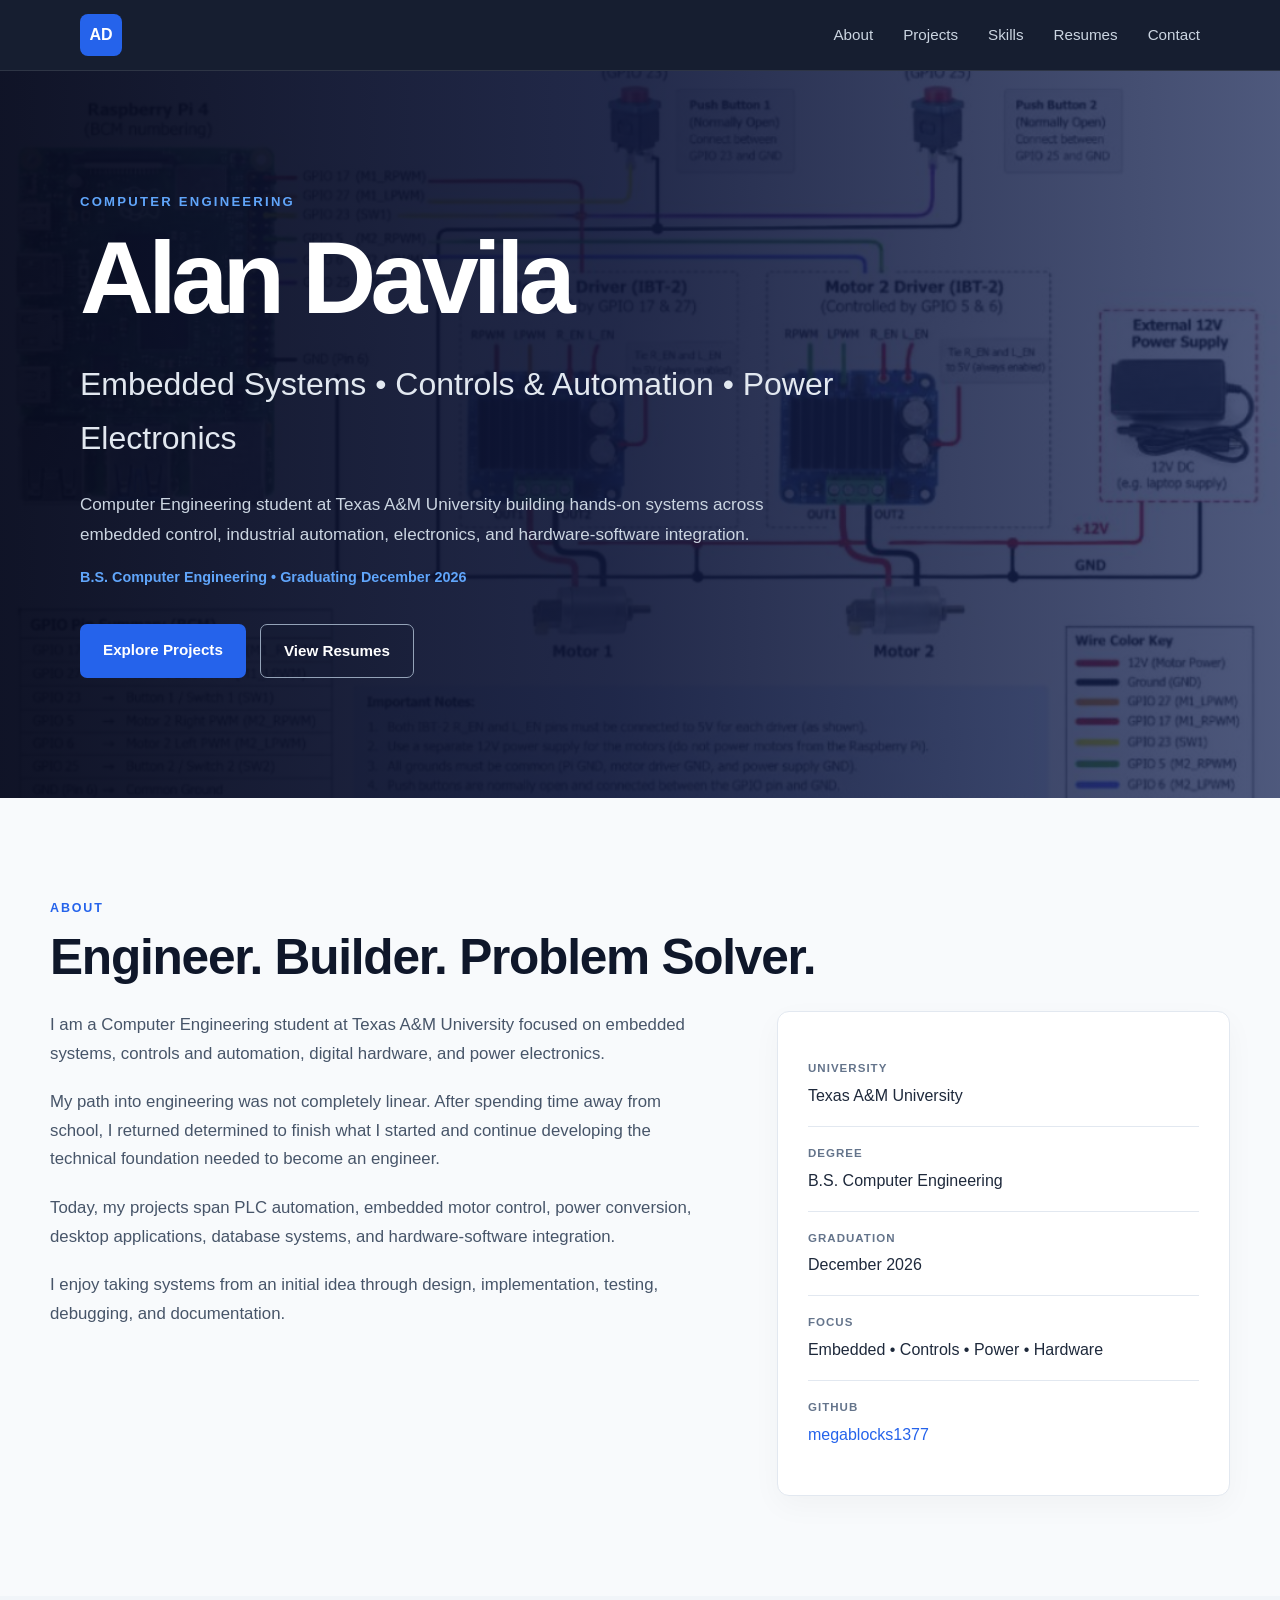
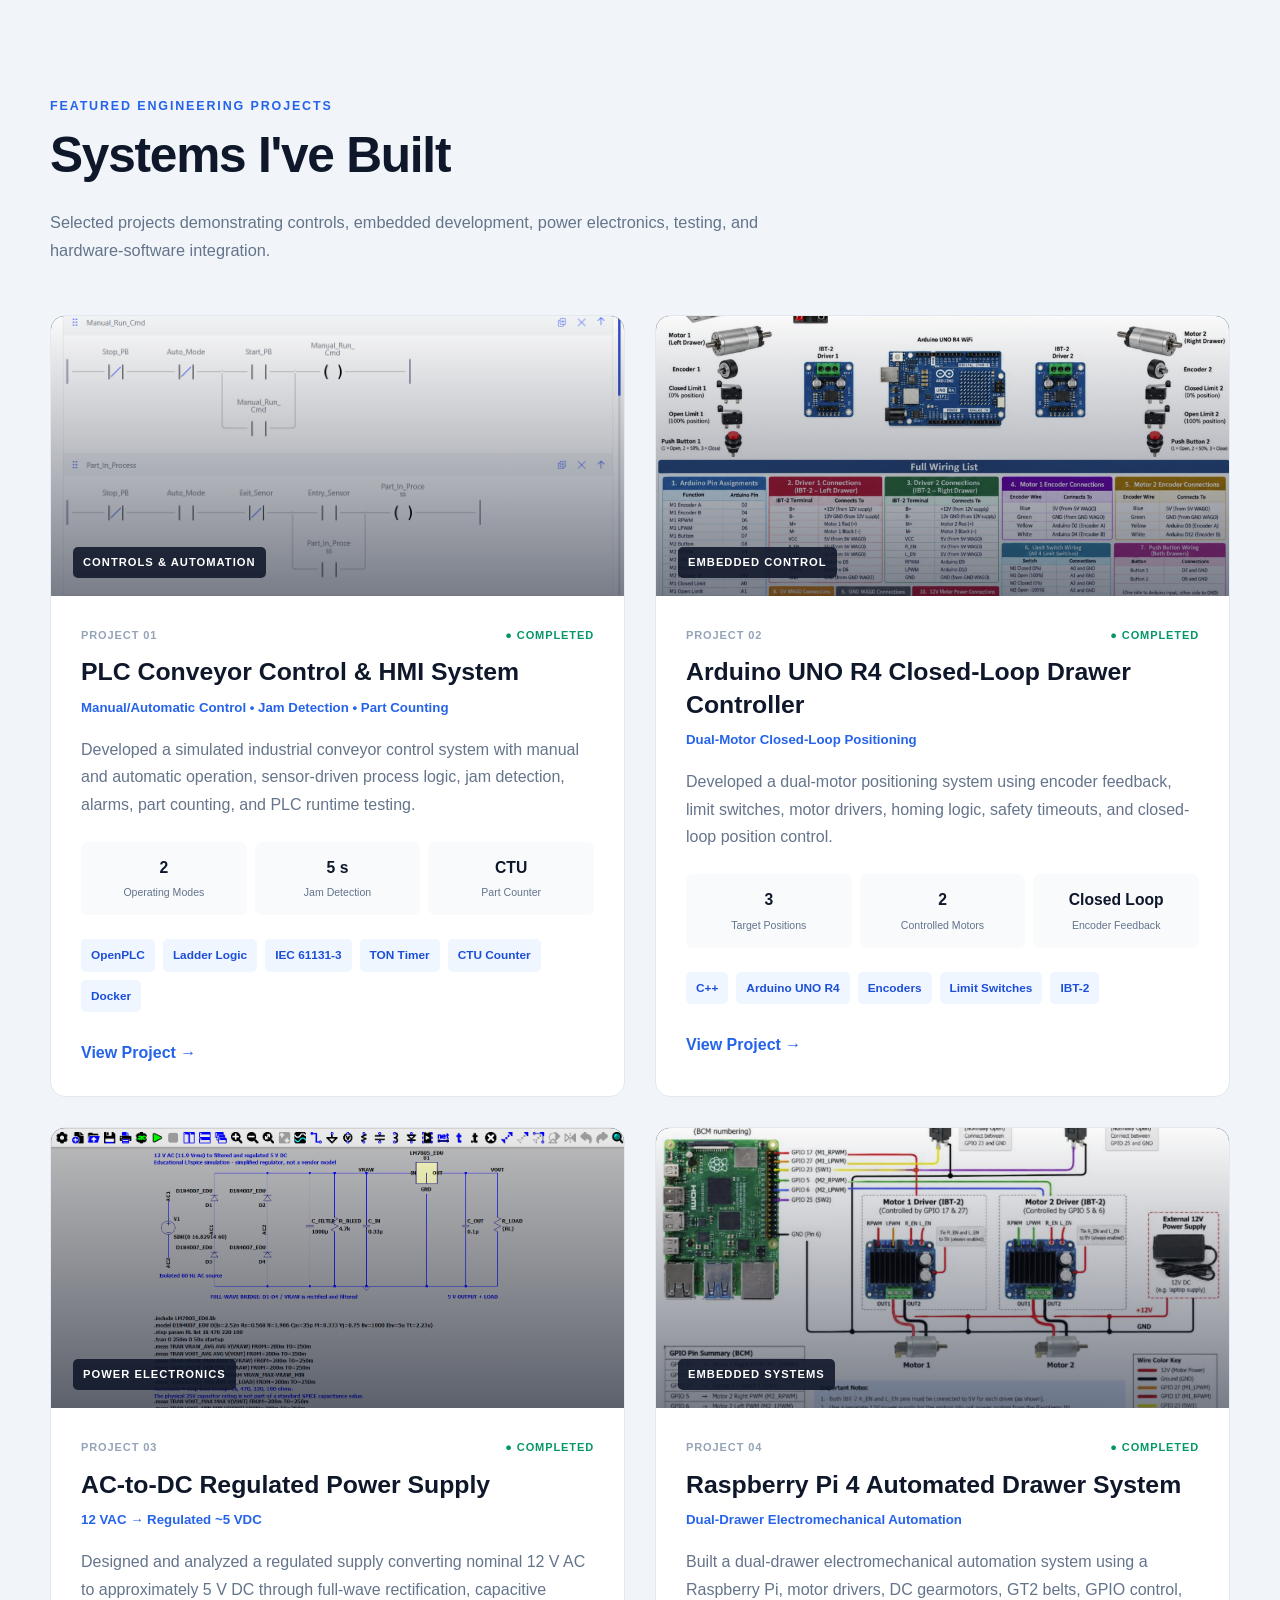
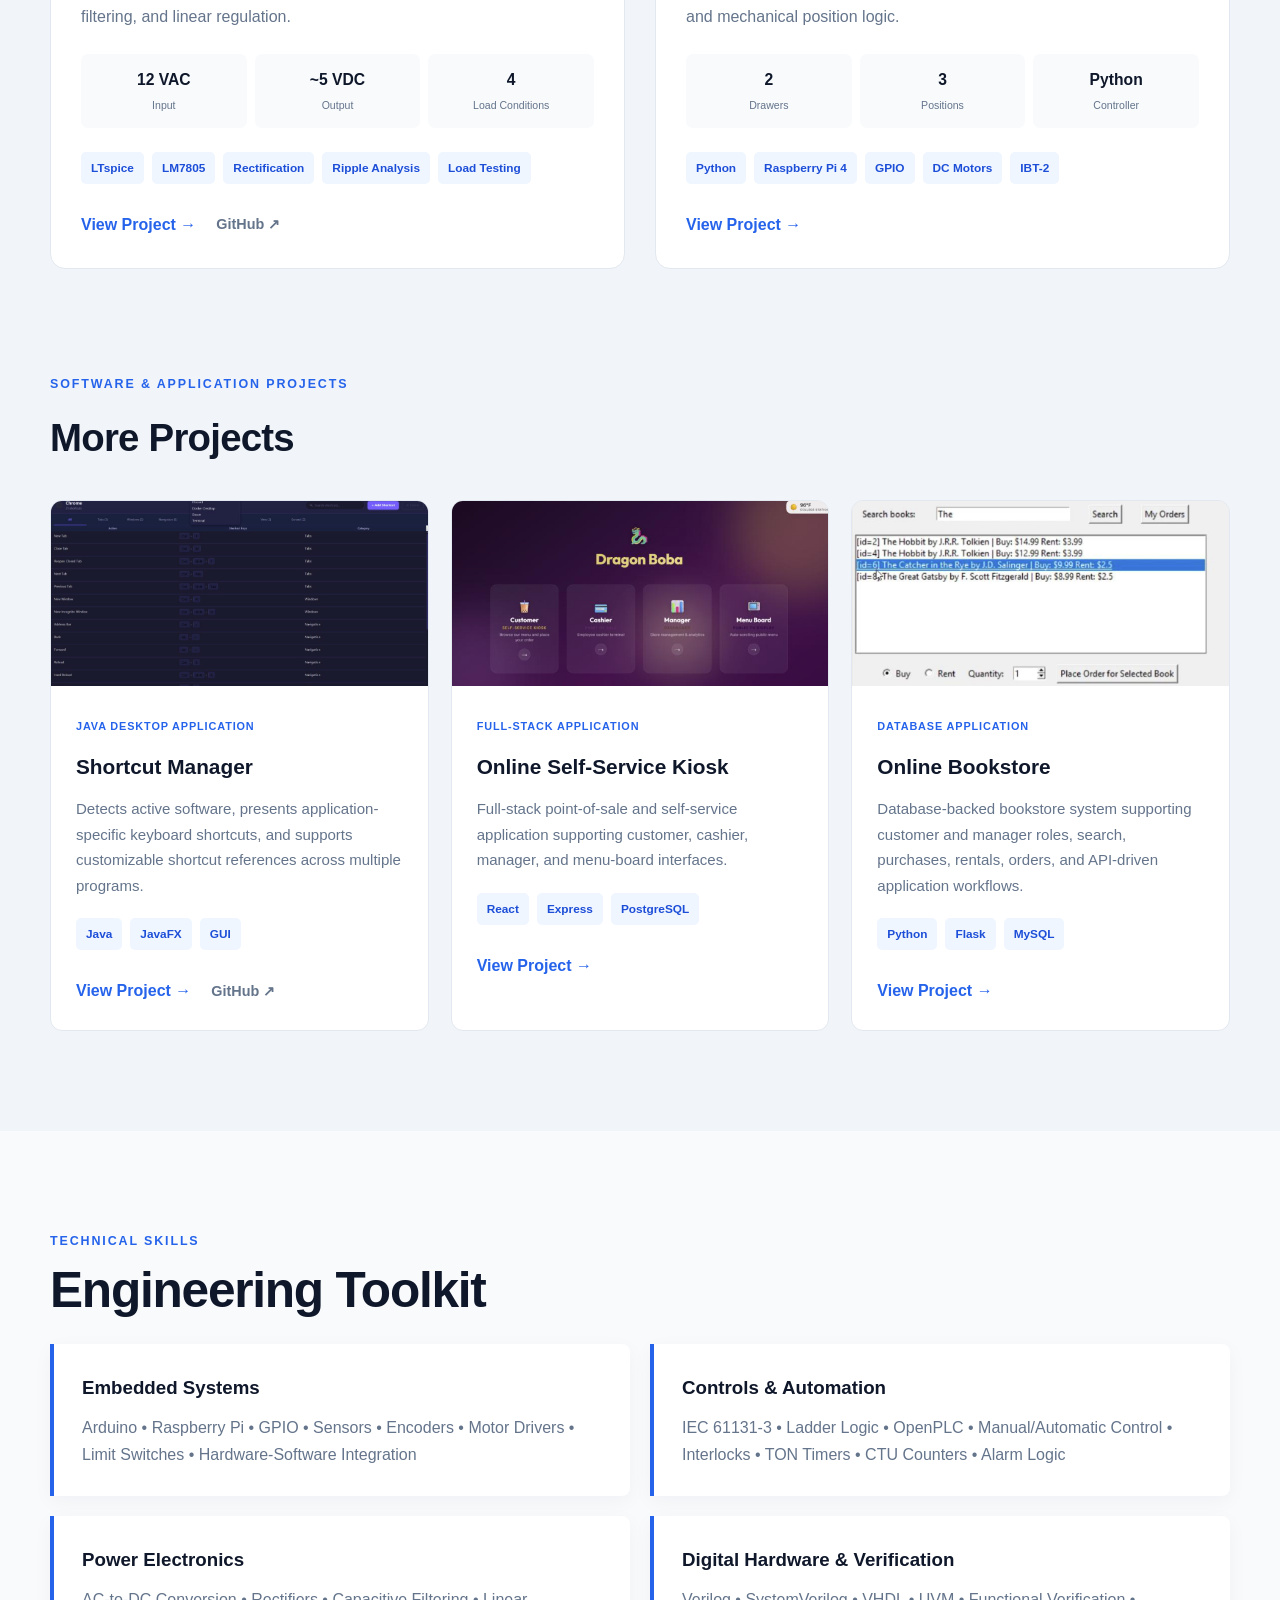
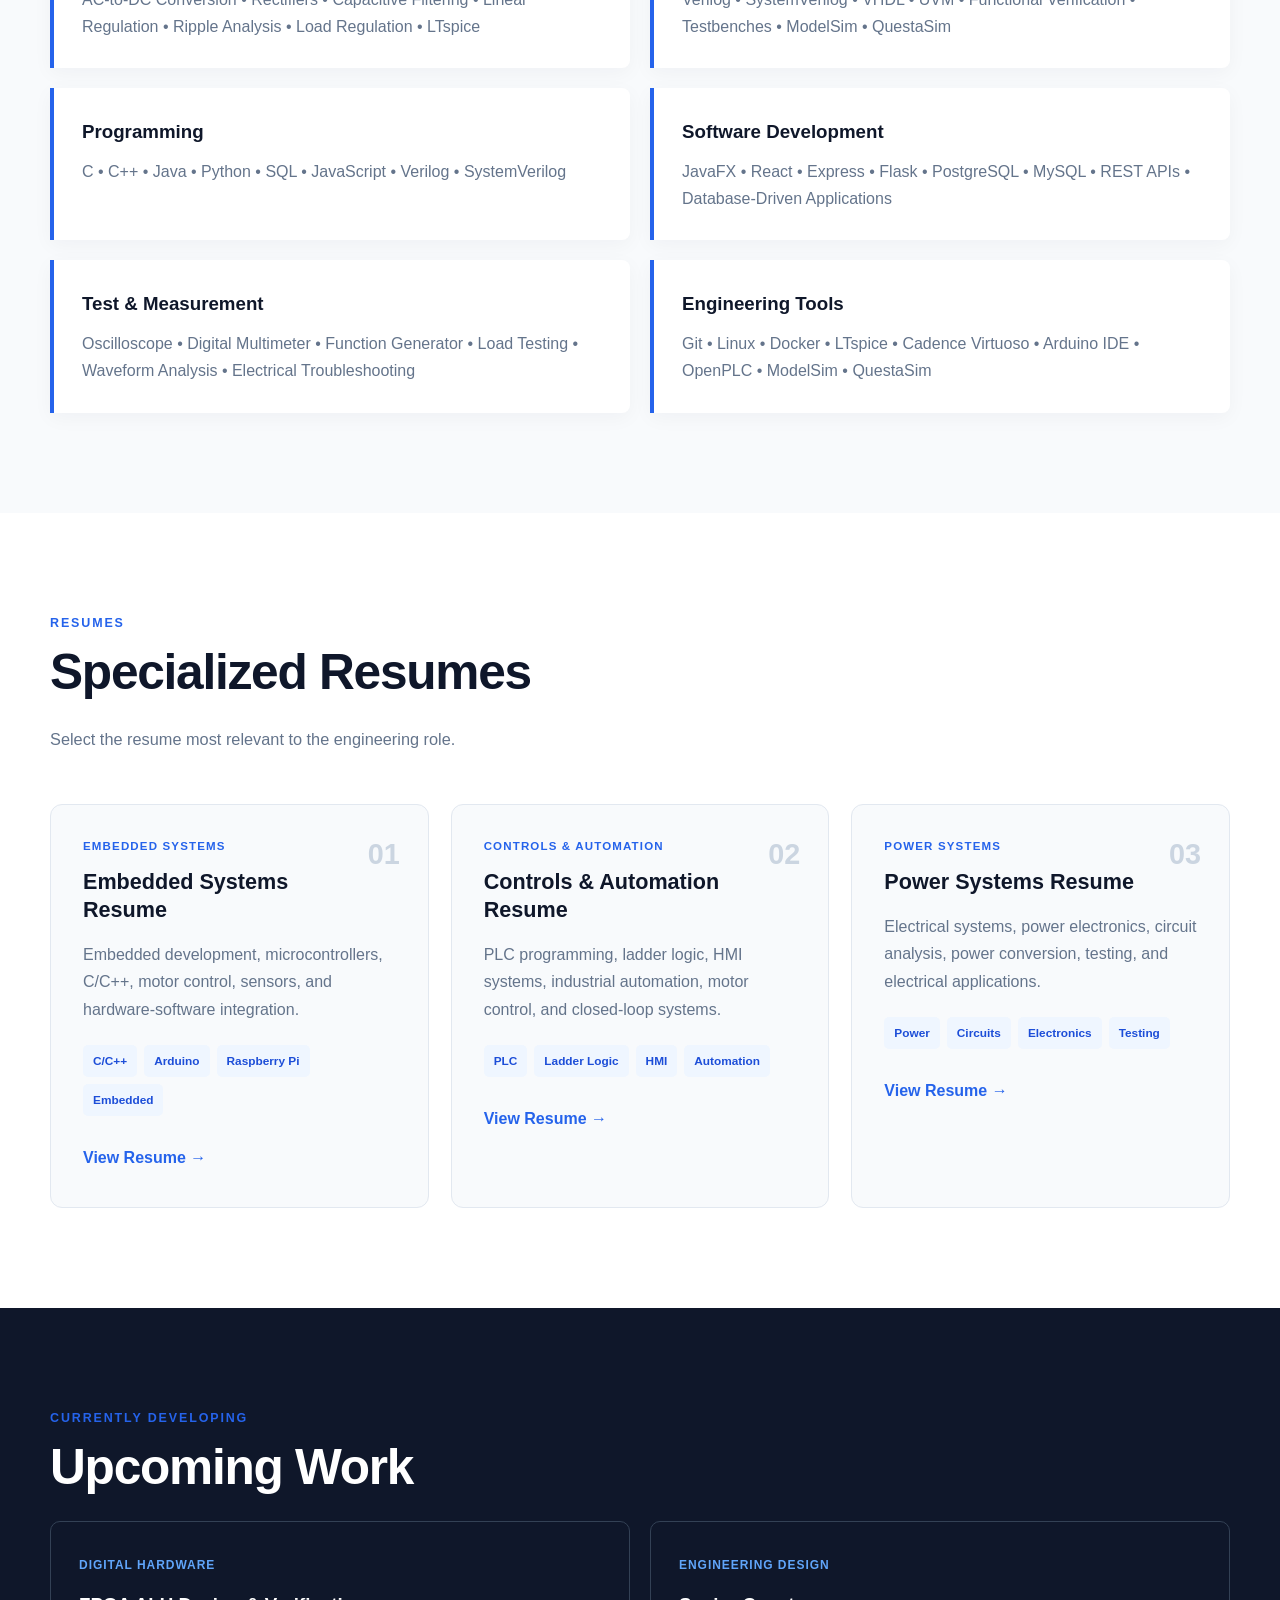
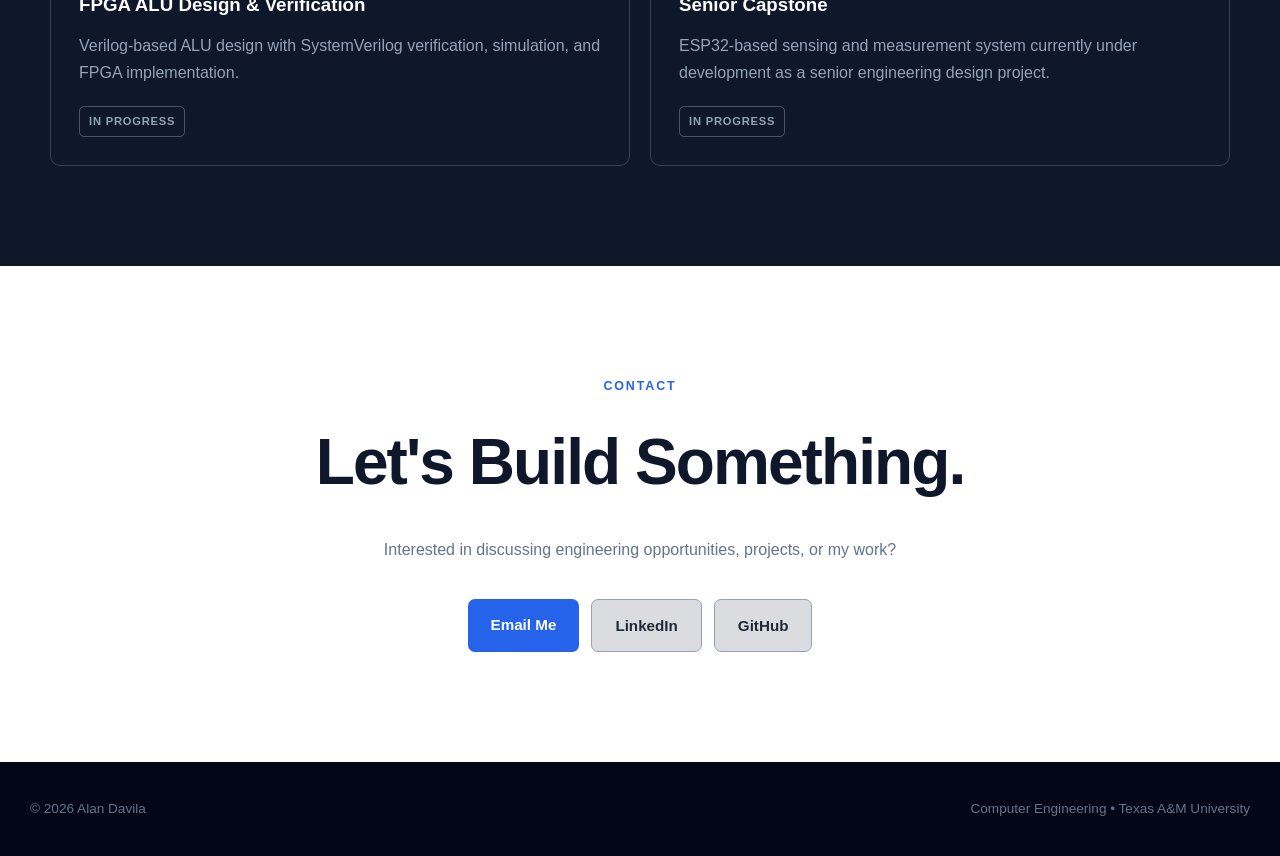
<file: index.html>
<!DOCTYPE html>
<html lang="en">

<head>
    <meta charset="UTF-8">

    <meta
        name="viewport"
        content="width=device-width, initial-scale=1.0"
    >

    <title>Alan Davila | Computer Engineering Portfolio</title>

    <meta
        name="description"
        content="Alan Davila's engineering portfolio featuring embedded systems, controls and automation, power electronics, digital hardware, and software development."
    >

    <link rel="stylesheet" href="style.css?v=14">
</head>


<body>

    <!-- ========================================
         NAVIGATION
    ========================================= -->

    <nav class="navbar">

        <div class="nav-container">

            <a href="#home" class="logo">
                AD
            </a>

            <div class="nav-links">

                <a href="#about">About</a>

                <a href="#projects">Projects</a>

                <a href="#skills">Skills</a>

                <a href="#resumes">Resumes</a>

                <a href="#contact">Contact</a>

            </div>

        </div>

    </nav>


    <!-- ========================================
         HERO
    ========================================= -->

    <header class="hero" id="home">

        <div class="hero-content">

            <p class="hero-label">
                COMPUTER ENGINEERING
            </p>

            <h1>
                Alan Davila
            </h1>

            <h2>
                Embedded Systems • Controls & Automation • Power Electronics
            </h2>

            <p class="hero-description">
                Computer Engineering student at Texas A&M University
                building hands-on systems across embedded control,
                industrial automation, electronics, and
                hardware-software integration.
            </p>

            <p class="hero-status">
                B.S. Computer Engineering • Graduating December 2026
            </p>

            <div class="hero-buttons">

                <a
                    href="#projects"
                    class="button primary-button"
                >
                    Explore Projects
                </a>

                <a
                    href="#resumes"
                    class="button secondary-button"
                >
                    View Resumes
                </a>

            </div>

        </div>

    </header>


    <!-- ========================================
         ABOUT
    ========================================= -->

    <section class="section" id="about">

        <div class="section-container">

            <p class="section-label">
                ABOUT
            </p>

            <h2 class="section-title">
                Engineer. Builder. Problem Solver.
            </h2>

            <div class="about-grid">


                <div class="about-text">

                    <p>
                        I am a Computer Engineering student at Texas A&M
                        University focused on embedded systems, controls
                        and automation, digital hardware, and power
                        electronics.
                    </p>

                    <p>
                        My path into engineering was not completely
                        linear. After spending time away from school,
                        I returned determined to finish what I started
                        and continue developing the technical foundation
                        needed to become an engineer.
                    </p>

                    <p>
                        Today, my projects span PLC automation,
                        embedded motor control, power conversion,
                        desktop applications, database systems,
                        and hardware-software integration.
                    </p>

                    <p>
                        I enjoy taking systems from an initial idea
                        through design, implementation, testing,
                        debugging, and documentation.
                    </p>

                </div>


                <div class="quick-info">

                    <div class="info-item">

                        <span class="info-title">
                            University
                        </span>

                        <span>
                            Texas A&M University
                        </span>

                    </div>


                    <div class="info-item">

                        <span class="info-title">
                            Degree
                        </span>

                        <span>
                            B.S. Computer Engineering
                        </span>

                    </div>


                    <div class="info-item">

                        <span class="info-title">
                            Graduation
                        </span>

                        <span>
                            December 2026
                        </span>

                    </div>


                    <div class="info-item">

                        <span class="info-title">
                            Focus
                        </span>

                        <span>
                            Embedded • Controls • Power • Hardware
                        </span>

                    </div>


                    <div class="info-item">

                        <span class="info-title">
                            GitHub
                        </span>

                        <a
                            href="https://github.com/megablocks1377"
                            target="_blank"
                            rel="noopener noreferrer"
                        >
                            megablocks1377
                        </a>

                    </div>

                </div>

            </div>

        </div>

    </section>


    <!-- ========================================
         PROJECTS
    ========================================= -->

    <section
        class="section projects-section"
        id="projects"
    >

        <div class="section-container">

            <p class="section-label">
                FEATURED ENGINEERING PROJECTS
            </p>

            <h2 class="section-title">
                Systems I've Built
            </h2>

            <p class="section-description">
                Selected projects demonstrating controls,
                embedded development, power electronics,
                testing, and hardware-software integration.
            </p>


            <div class="featured-project-grid">


                <!-- ========================================
                     PLC
                ========================================= -->

                <article class="visual-project-card">

                    <a
                        href="projects/plc-conveyor.html"
                        class="project-image plc-image"
                        aria-label="View PLC Conveyor Control project"
                    >

                        <div class="project-image-label">
                            CONTROLS & AUTOMATION
                        </div>

                    </a>


                    <div class="visual-project-content">

                        <div class="project-topline">

                            <span>
                                PROJECT 01
                            </span>

                            <span class="complete-dot">
                                ● COMPLETED
                            </span>

                        </div>


                        <h3>
                            PLC Conveyor Control & HMI System
                        </h3>

                        <p class="project-outcome">
                            Manual/Automatic Control • Jam Detection • Part Counting
                        </p>

                        <p>
                            Developed a simulated industrial conveyor
                            control system with manual and automatic
                            operation, sensor-driven process logic,
                            jam detection, alarms, part counting,
                            and PLC runtime testing.
                        </p>


                        <div class="result-strip">

                            <div>
                                <strong>2</strong>
                                <span>Operating Modes</span>
                            </div>

                            <div>
                                <strong>5 s</strong>
                                <span>Jam Detection</span>
                            </div>

                            <div>
                                <strong>CTU</strong>
                                <span>Part Counter</span>
                            </div>

                        </div>


                        <div class="technology-list">

                            <span>OpenPLC</span>
                            <span>Ladder Logic</span>
                            <span>IEC 61131-3</span>
                            <span>TON Timer</span>
                            <span>CTU Counter</span>
                            <span>Docker</span>

                        </div>


                        <div class="project-action-row">

                            <a
                                href="projects/plc-conveyor.html"
                                class="project-main-link"
                            >
                                View Project →
                            </a>

                        </div>

                    </div>

                </article>


                <!-- ========================================
                     ARDUINO DRAWER
                ========================================= -->

                <article class="visual-project-card">

                    <a
                        href="projects/arduino-drawer.html"
                        class="project-image arduino-image"
                        aria-label="View Arduino Drawer Controller project"
                    >

                        <div class="project-image-label">
                            EMBEDDED CONTROL
                        </div>

                    </a>


                    <div class="visual-project-content">

                        <div class="project-topline">

                            <span>
                                PROJECT 02
                            </span>

                            <span class="complete-dot">
                                ● COMPLETED
                            </span>

                        </div>


                        <h3>
                            Arduino UNO R4 Closed-Loop Drawer Controller
                        </h3>

                        <p class="project-outcome">
                            Dual-Motor Closed-Loop Positioning
                        </p>

                        <p>
                            Developed a dual-motor positioning system
                            using encoder feedback, limit switches,
                            motor drivers, homing logic, safety timeouts,
                            and closed-loop position control.
                        </p>


                        <div class="result-strip">

                            <div>
                                <strong>3</strong>
                                <span>Target Positions</span>
                            </div>

                            <div>
                                <strong>2</strong>
                                <span>Controlled Motors</span>
                            </div>

                            <div>
                                <strong>Closed Loop</strong>
                                <span>Encoder Feedback</span>
                            </div>

                        </div>


                        <div class="technology-list">

                            <span>C++</span>
                            <span>Arduino UNO R4</span>
                            <span>Encoders</span>
                            <span>Limit Switches</span>
                            <span>IBT-2</span>

                        </div>


                        <div class="project-action-row">

                            <a
                                href="projects/arduino-drawer.html"
                                class="project-main-link"
                            >
                                View Project →
                            </a>

                        </div>

                    </div>

                </article>


                <!-- ========================================
                     POWER SUPPLY
                ========================================= -->

                <article class="visual-project-card">

                    <a
                        href="projects/power-supply.html"
                        class="project-image power-image"
                        aria-label="View AC-to-DC Power Supply project"
                    >

                        <div class="project-image-label">
                            POWER ELECTRONICS
                        </div>

                    </a>


                    <div class="visual-project-content">

                        <div class="project-topline">

                            <span>
                                PROJECT 03
                            </span>

                            <span class="complete-dot">
                                ● COMPLETED
                            </span>

                        </div>


                        <h3>
                            AC-to-DC Regulated Power Supply
                        </h3>

                        <p class="project-outcome">
                            12 VAC → Regulated ~5 VDC
                        </p>

                        <p>
                            Designed and analyzed a regulated supply
                            converting nominal 12 V AC to approximately
                            5 V DC through full-wave rectification,
                            capacitive filtering, and linear regulation.
                        </p>


                        <div class="result-strip">

                            <div>
                                <strong>12 VAC</strong>
                                <span>Input</span>
                            </div>

                            <div>
                                <strong>~5 VDC</strong>
                                <span>Output</span>
                            </div>

                            <div>
                                <strong>4</strong>
                                <span>Load Conditions</span>
                            </div>

                        </div>


                        <div class="technology-list">

                            <span>LTspice</span>
                            <span>LM7805</span>
                            <span>Rectification</span>
                            <span>Ripple Analysis</span>
                            <span>Load Testing</span>

                        </div>


                        <div class="project-action-row">

                            <a
                                href="projects/power-supply.html"
                                class="project-main-link"
                            >
                                View Project →
                            </a>

                            <a
                                href="https://github.com/megablocks1377/AC-to-DC-Regulated-Power-Supply"
                                target="_blank"
                                rel="noopener noreferrer"
                                class="project-secondary-link"
                            >
                                GitHub ↗
                            </a>

                        </div>

                    </div>

                </article>


                <!-- ========================================
                     RASPBERRY PI DRAWER
                ========================================= -->

                <article class="visual-project-card">

                    <a
                        href="projects/raspberry-pi-drawer.html"
                        class="project-image raspberry-image"
                        aria-label="View Raspberry Pi Drawer project"
                    >

                        <div class="project-image-label">
                            EMBEDDED SYSTEMS
                        </div>

                    </a>


                    <div class="visual-project-content">

                        <div class="project-topline">

                            <span>
                                PROJECT 04
                            </span>

                            <span class="complete-dot">
                                ● COMPLETED
                            </span>

                        </div>


                        <h3>
                            Raspberry Pi 4 Automated Drawer System
                        </h3>

                        <p class="project-outcome">
                            Dual-Drawer Electromechanical Automation
                        </p>

                        <p>
                            Built a dual-drawer electromechanical
                            automation system using a Raspberry Pi,
                            motor drivers, DC gearmotors, GT2 belts,
                            GPIO control, and mechanical position logic.
                        </p>


                        <div class="result-strip">

                            <div>
                                <strong>2</strong>
                                <span>Drawers</span>
                            </div>

                            <div>
                                <strong>3</strong>
                                <span>Positions</span>
                            </div>

                            <div>
                                <strong>Python</strong>
                                <span>Controller</span>
                            </div>

                        </div>


                        <div class="technology-list">

                            <span>Python</span>
                            <span>Raspberry Pi 4</span>
                            <span>GPIO</span>
                            <span>DC Motors</span>
                            <span>IBT-2</span>

                        </div>


                        <div class="project-action-row">

                            <a
                                href="projects/raspberry-pi-drawer.html"
                                class="project-main-link"
                            >
                                View Project →
                            </a>

                        </div>

                    </div>

                </article>


            </div>


            <!-- ========================================
                 SOFTWARE PROJECTS
            ========================================= -->

            <div class="additional-projects">

                <p class="section-label">
                    SOFTWARE & APPLICATION PROJECTS
                </p>

                <h2 class="secondary-project-title">
                    More Projects
                </h2>


                <div class="software-project-grid">


                    <!-- SHORTCUT MANAGER -->

                    <article class="software-project-card">

                        <a
                            href="projects/shortcut-manager.html"
                            class="software-image shortcut-image"
                            aria-label="View Shortcut Manager project"
                        ></a>


                        <div class="software-project-content">

                            <span class="small-project-category">
                                JAVA DESKTOP APPLICATION
                            </span>

                            <h3>
                                Shortcut Manager
                            </h3>

                            <p>
                                Detects active software, presents
                                application-specific keyboard shortcuts,
                                and supports customizable shortcut
                                references across multiple programs.
                            </p>


                            <div class="technology-list">

                                <span>Java</span>
                                <span>JavaFX</span>
                                <span>GUI</span>

                            </div>


                            <div class="project-action-row">

                                <a
                                    href="projects/shortcut-manager.html"
                                    class="project-main-link"
                                >
                                    View Project →
                                </a>

                                <a
                                    href="https://github.com/megablocks1377/Shortcut-Manager-"
                                    target="_blank"
                                    rel="noopener noreferrer"
                                    class="project-secondary-link"
                                >
                                    GitHub ↗
                                </a>

                            </div>

                        </div>

                    </article>


                    <!-- KIOSK -->

                    <article class="software-project-card">

                        <a
                            href="projects/kiosk.html"
                            class="software-image kiosk-image"
                            aria-label="View Self-Service Kiosk project"
                        ></a>


                        <div class="software-project-content">

                            <span class="small-project-category">
                                FULL-STACK APPLICATION
                            </span>

                            <h3>
                                Online Self-Service Kiosk
                            </h3>

                            <p>
                                Full-stack point-of-sale and self-service
                                application supporting customer, cashier,
                                manager, and menu-board interfaces.
                            </p>


                            <div class="technology-list">

                                <span>React</span>
                                <span>Express</span>
                                <span>PostgreSQL</span>

                            </div>


                            <div class="project-action-row">

                                <a
                                    href="projects/kiosk.html"
                                    class="project-main-link"
                                >
                                    View Project →
                                </a>

                            </div>

                        </div>

                    </article>


                    <!-- BOOKSTORE -->

                    <article class="software-project-card">

                        <a
                            href="projects/bookstore.html"
                            class="software-image bookstore-image"
                            aria-label="View Online Bookstore project"
                        ></a>


                        <div class="software-project-content">

                            <span class="small-project-category">
                                DATABASE APPLICATION
                            </span>

                            <h3>
                                Online Bookstore
                            </h3>

                            <p>
                                Database-backed bookstore system
                                supporting customer and manager roles,
                                search, purchases, rentals, orders,
                                and API-driven application workflows.
                            </p>


                            <div class="technology-list">

                                <span>Python</span>
                                <span>Flask</span>
                                <span>MySQL</span>

                            </div>


                            <div class="project-action-row">

                                <a
                                    href="projects/bookstore.html"
                                    class="project-main-link"
                                >
                                    View Project →
                                </a>

                            </div>

                        </div>

                    </article>


                </div>

            </div>

        </div>

    </section>


    <!-- ========================================
         SKILLS
    ========================================= -->

    <section class="section" id="skills">

        <div class="section-container">

            <p class="section-label">
                TECHNICAL SKILLS
            </p>

            <h2 class="section-title">
                Engineering Toolkit
            </h2>


            <div class="skills-grid">


                <div class="skill-card">

                    <h3>
                        Embedded Systems
                    </h3>

                    <p>
                        Arduino • Raspberry Pi • GPIO • Sensors •
                        Encoders • Motor Drivers • Limit Switches •
                        Hardware-Software Integration
                    </p>

                </div>


                <div class="skill-card">

                    <h3>
                        Controls & Automation
                    </h3>

                    <p>
                        IEC 61131-3 • Ladder Logic • OpenPLC •
                        Manual/Automatic Control • Interlocks •
                        TON Timers • CTU Counters • Alarm Logic
                    </p>

                </div>


                <div class="skill-card">

                    <h3>
                        Power Electronics
                    </h3>

                    <p>
                        AC-to-DC Conversion • Rectifiers •
                        Capacitive Filtering • Linear Regulation •
                        Ripple Analysis • Load Regulation • LTspice
                    </p>

                </div>


                <div class="skill-card">

                    <h3>
                        Digital Hardware & Verification
                    </h3>

                    <p>
                        Verilog • SystemVerilog • VHDL • UVM •
                        Functional Verification • Testbenches •
                        ModelSim • QuestaSim
                    </p>

                </div>


                <div class="skill-card">

                    <h3>
                        Programming
                    </h3>

                    <p>
                        C • C++ • Java • Python • SQL •
                        JavaScript • Verilog • SystemVerilog
                    </p>

                </div>


                <div class="skill-card">

                    <h3>
                        Software Development
                    </h3>

                    <p>
                        JavaFX • React • Express • Flask •
                        PostgreSQL • MySQL • REST APIs •
                        Database-Driven Applications
                    </p>

                </div>


                <div class="skill-card">

                    <h3>
                        Test & Measurement
                    </h3>

                    <p>
                        Oscilloscope • Digital Multimeter •
                        Function Generator • Load Testing •
                        Waveform Analysis • Electrical Troubleshooting
                    </p>

                </div>


                <div class="skill-card">

                    <h3>
                        Engineering Tools
                    </h3>

                    <p>
                        Git • Linux • Docker • LTspice •
                        Cadence Virtuoso • Arduino IDE •
                        OpenPLC • ModelSim • QuestaSim
                    </p>

                </div>


            </div>

        </div>

    </section>


    <!-- ========================================
         RESUMES
    ========================================= -->

    <section
        class="section resume-section"
        id="resumes"
    >

        <div class="section-container">

            <p class="section-label">
                RESUMES
            </p>

            <h2 class="section-title">
                Specialized Resumes
            </h2>

            <p class="section-description">
                Select the resume most relevant to the engineering role.
            </p>


            <div class="resume-grid">


                <div class="resume-card">

                    <div class="resume-number">
                        01
                    </div>

                    <p class="resume-category">
                        EMBEDDED SYSTEMS
                    </p>

                    <h3>
                        Embedded Systems Resume
                    </h3>

                    <p>
                        Embedded development, microcontrollers,
                        C/C++, motor control, sensors, and
                        hardware-software integration.
                    </p>

                    <div class="resume-tags">

                        <span>C/C++</span>
                        <span>Arduino</span>
                        <span>Raspberry Pi</span>
                        <span>Embedded</span>

                    </div>

                    <a
                        href="resumes/Alan_Davila_Resume_Embedded.pdf"
                        target="_blank"
                        rel="noopener noreferrer"
                        class="resume-button"
                    >
                        View Resume →
                    </a>

                </div>


                <div class="resume-card">

                    <div class="resume-number">
                        02
                    </div>

                    <p class="resume-category">
                        CONTROLS & AUTOMATION
                    </p>

                    <h3>
                        Controls & Automation Resume
                    </h3>

                    <p>
                        PLC programming, ladder logic, HMI systems,
                        industrial automation, motor control,
                        and closed-loop systems.
                    </p>

                    <div class="resume-tags">

                        <span>PLC</span>
                        <span>Ladder Logic</span>
                        <span>HMI</span>
                        <span>Automation</span>

                    </div>

                    <a
                        href="resumes/Alan_Davila_Resume_Controls.pdf"
                        target="_blank"
                        rel="noopener noreferrer"
                        class="resume-button"
                    >
                        View Resume →
                    </a>

                </div>


                <div class="resume-card">

                    <div class="resume-number">
                        03
                    </div>

                    <p class="resume-category">
                        POWER SYSTEMS
                    </p>

                    <h3>
                        Power Systems Resume
                    </h3>

                    <p>
                        Electrical systems, power electronics,
                        circuit analysis, power conversion,
                        testing, and electrical applications.
                    </p>

                    <div class="resume-tags">

                        <span>Power</span>
                        <span>Circuits</span>
                        <span>Electronics</span>
                        <span>Testing</span>

                    </div>

                    <a
                        href="resumes/Alan_Davila_Resume_Power.pdf"
                        target="_blank"
                        rel="noopener noreferrer"
                        class="resume-button"
                    >
                        View Resume →
                    </a>

                </div>


            </div>

        </div>

    </section>


    <!-- ========================================
         CURRENT WORK
    ========================================= -->

    <section class="section future-section">

        <div class="section-container">

            <p class="section-label">
                CURRENTLY DEVELOPING
            </p>

            <h2 class="section-title">
                Upcoming Work
            </h2>


            <div class="future-grid">


                <div class="future-card">

                    <span>
                        Digital Hardware
                    </span>

                    <h3>
                        FPGA ALU Design & Verification
                    </h3>

                    <p>
                        Verilog-based ALU design with
                        SystemVerilog verification,
                        simulation, and FPGA implementation.
                    </p>

                    <div class="status">
                        IN PROGRESS
                    </div>

                </div>


                <div class="future-card">

                    <span>
                        Engineering Design
                    </span>

                    <h3>
                        Senior Capstone
                    </h3>

                    <p>
                        ESP32-based sensing and measurement system
                        currently under development as a senior
                        engineering design project.
                    </p>

                    <div class="status">
                        IN PROGRESS
                    </div>

                </div>


            </div>

        </div>

    </section>


    <!-- ========================================
         CONTACT
    ========================================= -->

    <section
        class="contact-section"
        id="contact"
    >

        <div class="contact-container">

            <p class="section-label">
                CONTACT
            </p>

            <h2>
                Let's Build Something.
            </h2>

            <p>
                Interested in discussing engineering opportunities,
                projects, or my work?
            </p>


            <div class="contact-buttons">

                <a
                    href="mailto:alanamadeus1377@gmail.com"
                    class="button primary-button"
                >
                    Email Me
                </a>

                <a
                    href="https://www.linkedin.com/in/alan-amadeus-davila-268542233/"
                    target="_blank"
                    rel="noopener noreferrer"
                    class="button secondary-button"
                >
                    LinkedIn
                </a>

                <a
                    href="https://github.com/megablocks1377"
                    target="_blank"
                    rel="noopener noreferrer"
                    class="button secondary-button"
                >
                    GitHub
                </a>

            </div>

        </div>

    </section>


    <!-- ========================================
         FOOTER
    ========================================= -->

    <footer>

        <p>
            © 2026 Alan Davila
        </p>

        <p>
            Computer Engineering • Texas A&M University
        </p>

    </footer>


</body>

</html>
</file>
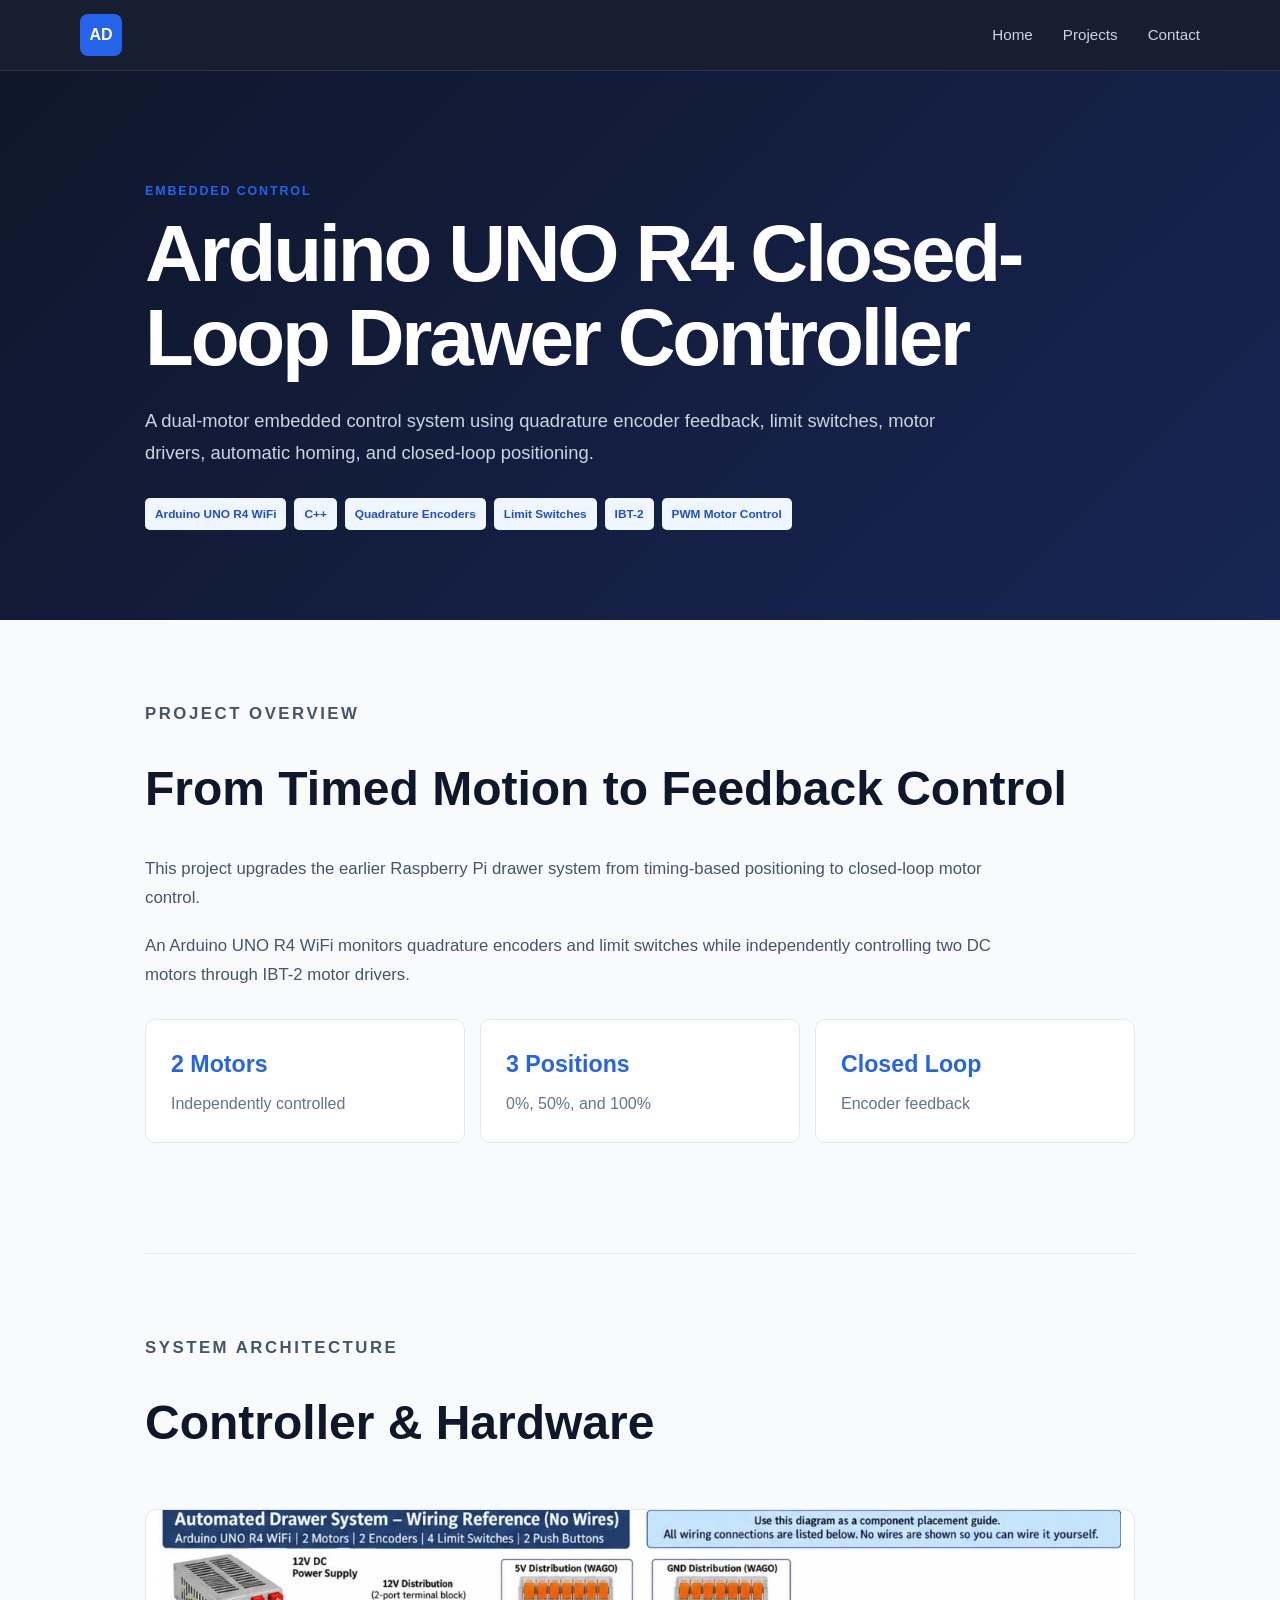
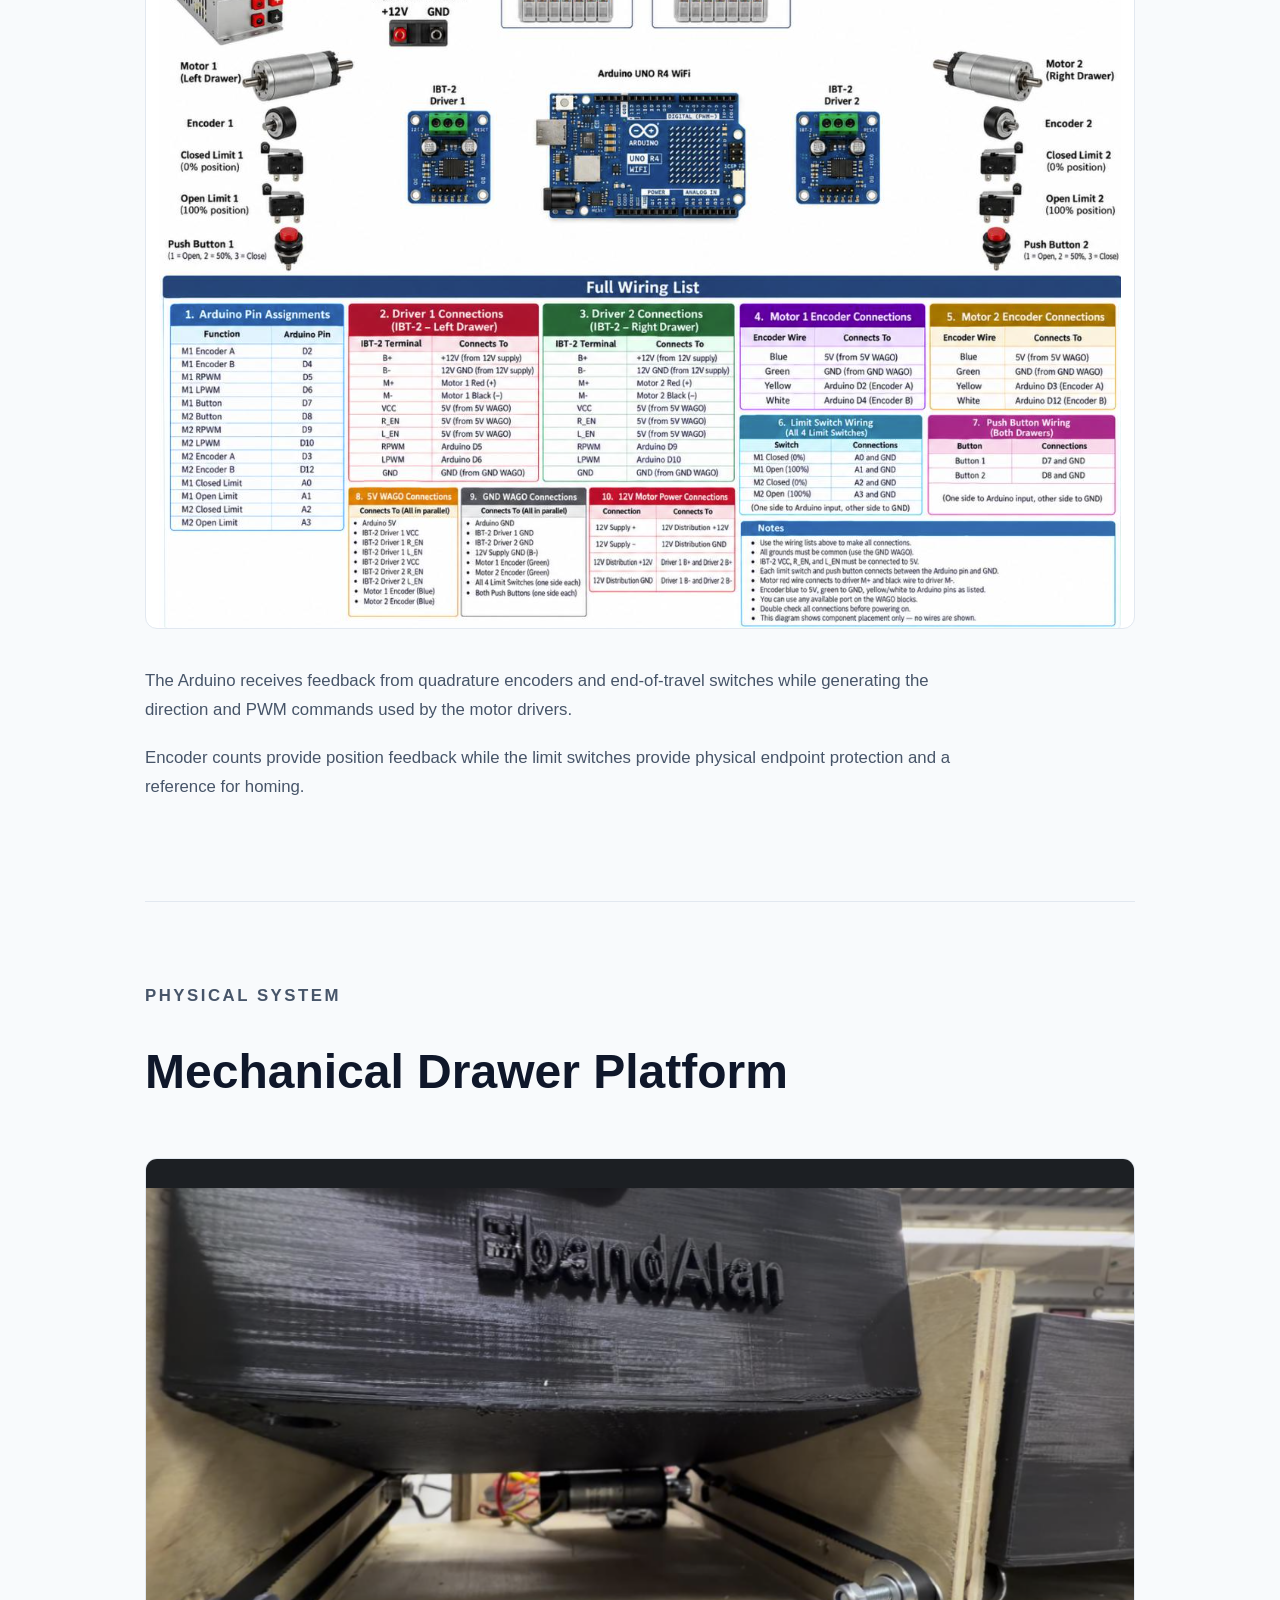
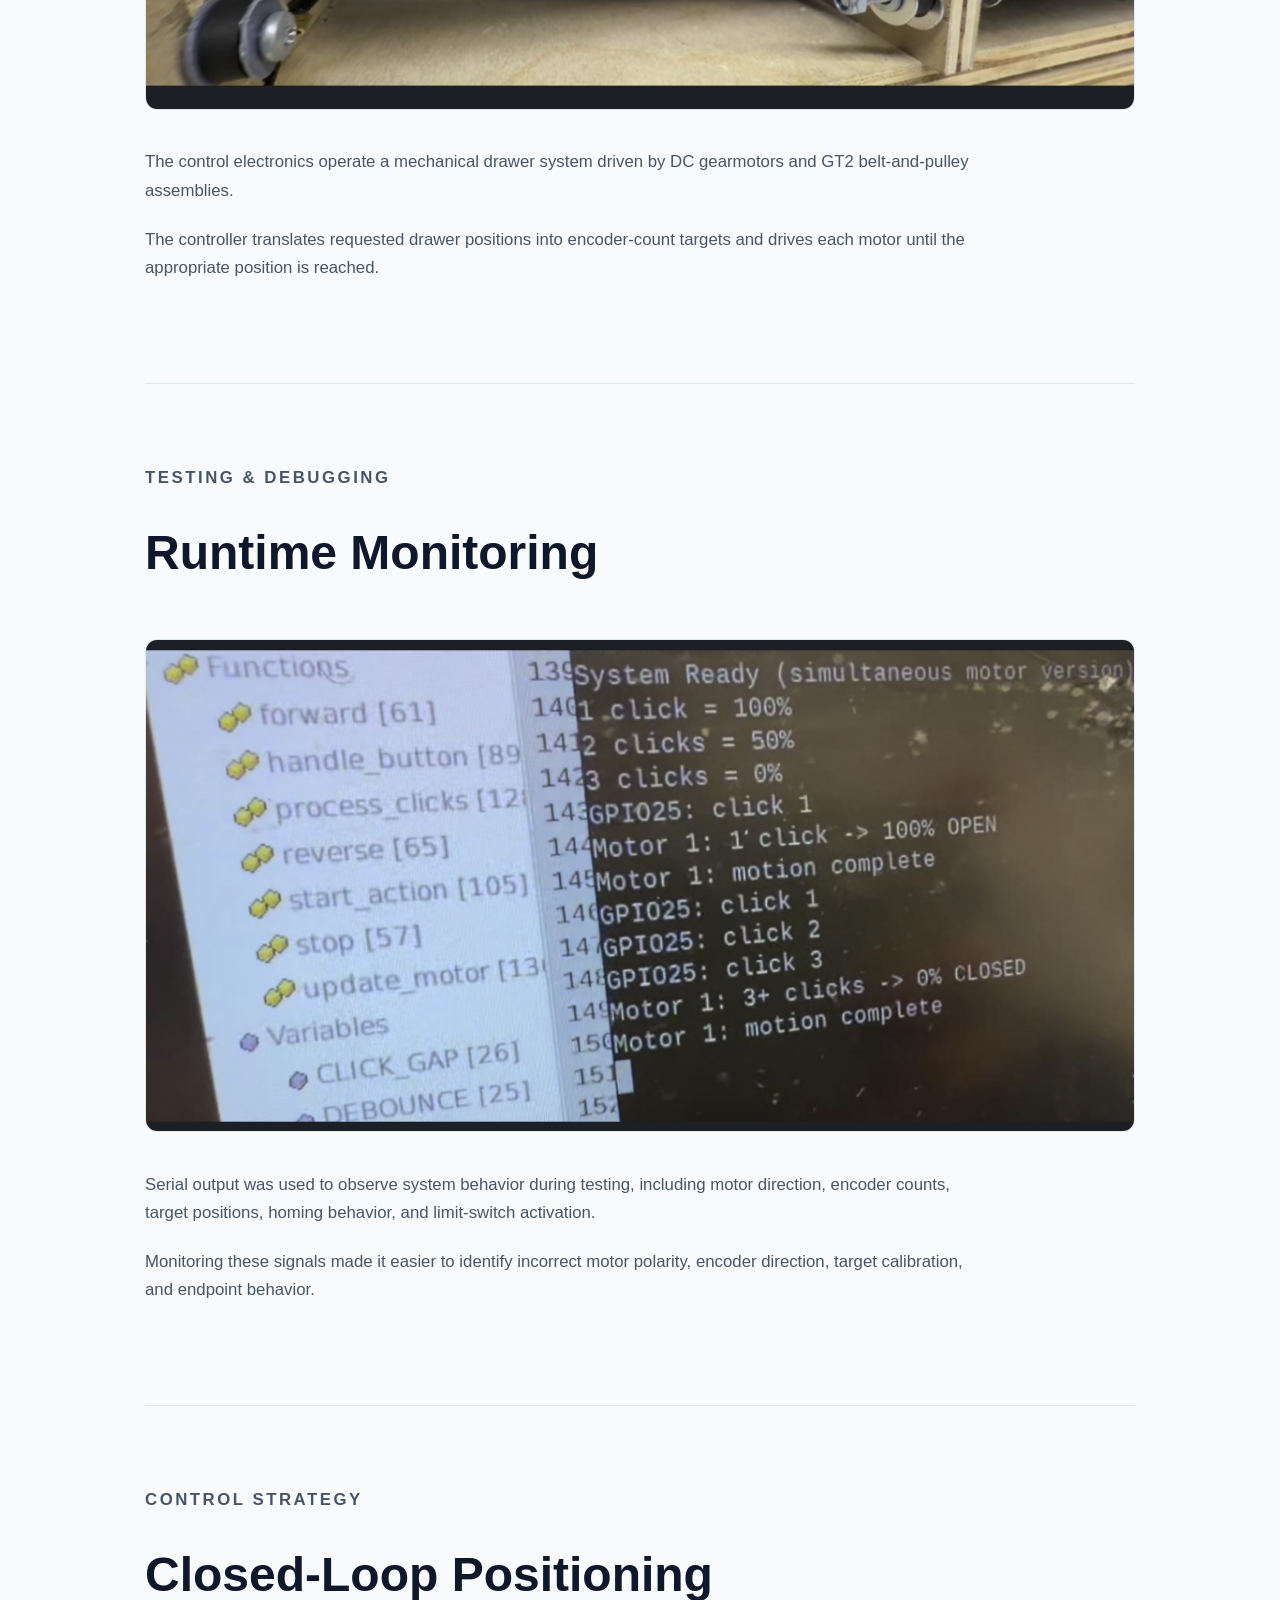
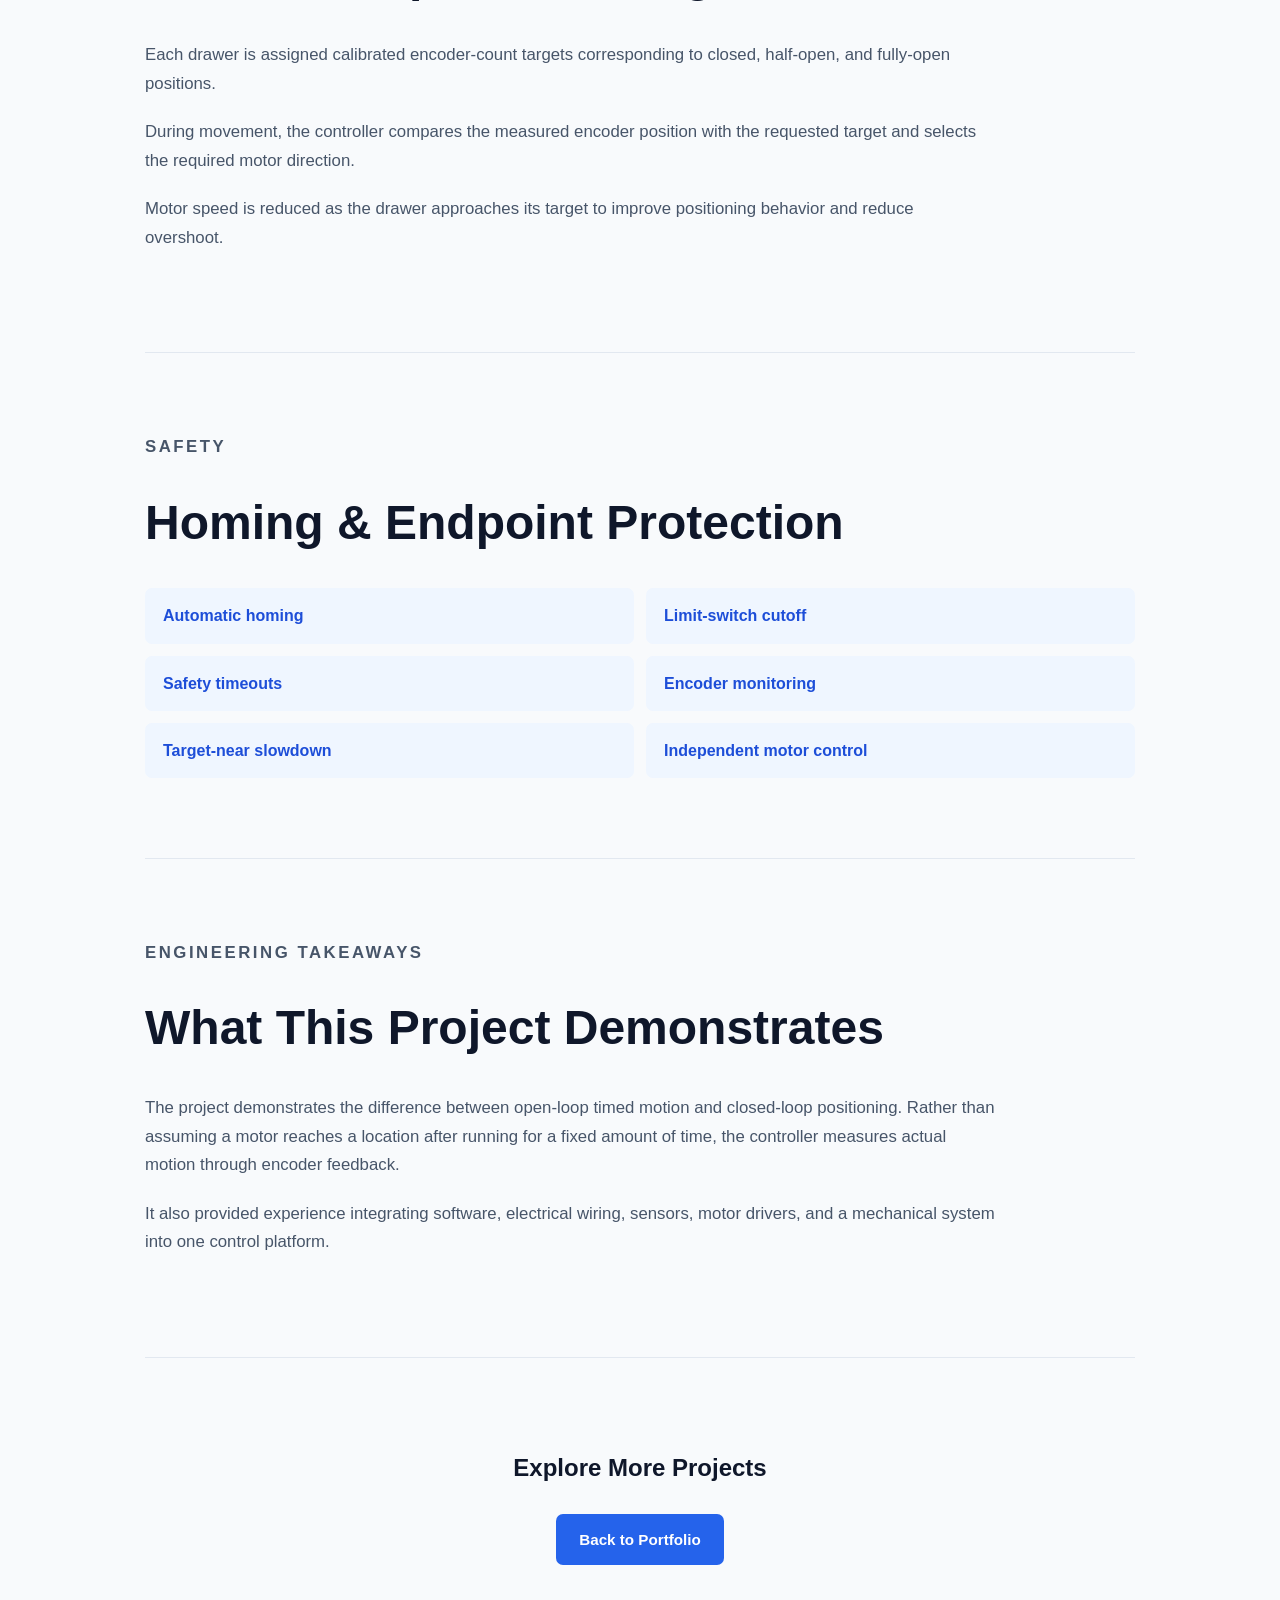
<file: projects/arduino-drawer.html>
<!DOCTYPE html>
<html lang="en">

<head>
    <meta charset="UTF-8">

    <meta
        name="viewport"
        content="width=device-width, initial-scale=1.0"
    >

    <title>Arduino Closed-Loop Drawer Controller | Alan Davila</title>

    <meta
        name="description"
        content="Arduino UNO R4 WiFi closed-loop drawer controller using quadrature encoders, limit switches, IBT-2 motor drivers, homing, and position feedback."
    >

    <link rel="stylesheet" href="../style.css?v=13">
</head>


<body class="project-page">


    <nav class="navbar">

        <div class="nav-container">

            <a href="../index.html" class="logo">
                AD
            </a>

            <div class="nav-links">

                <a href="../index.html">
                    Home
                </a>

                <a href="../index.html#projects">
                    Projects
                </a>

                <a href="../index.html#contact">
                    Contact
                </a>

            </div>

        </div>

    </nav>


    <header class="case-study-hero">

        <div class="case-study-container">

            <p class="section-label">
                EMBEDDED CONTROL
            </p>

            <h1>
                Arduino UNO R4 Closed-Loop Drawer Controller
            </h1>

            <p class="case-study-intro">
                A dual-motor embedded control system using quadrature
                encoder feedback, limit switches, motor drivers,
                automatic homing, and closed-loop positioning.
            </p>

            <div class="technology-list">

                <span>Arduino UNO R4 WiFi</span>
                <span>C++</span>
                <span>Quadrature Encoders</span>
                <span>Limit Switches</span>
                <span>IBT-2</span>
                <span>PWM Motor Control</span>

            </div>

        </div>

    </header>


    <main class="case-study-container">


        <section class="case-section">

            <p class="section-label">
                PROJECT OVERVIEW
            </p>

            <h2>
                From Timed Motion to Feedback Control
            </h2>

            <p>
                This project upgrades the earlier Raspberry Pi
                drawer system from timing-based positioning to
                closed-loop motor control.
            </p>

            <p>
                An Arduino UNO R4 WiFi monitors quadrature encoders
                and limit switches while independently controlling
                two DC motors through IBT-2 motor drivers.
            </p>


            <div class="case-results">

                <div>

                    <strong>
                        2 Motors
                    </strong>

                    <span>
                        Independently controlled
                    </span>

                </div>

                <div>

                    <strong>
                        3 Positions
                    </strong>

                    <span>
                        0%, 50%, and 100%
                    </span>

                </div>

                <div>

                    <strong>
                        Closed Loop
                    </strong>

                    <span>
                        Encoder feedback
                    </span>

                </div>

            </div>

        </section>


        <section class="case-section">

            <p class="section-label">
                SYSTEM ARCHITECTURE
            </p>

            <h2>
                Controller & Hardware
            </h2>

            <img
                src="../images/arduino-drawer/diagram.png"
                alt="Arduino drawer controller system architecture diagram"
                class="case-image"
            >

            <p>
                The Arduino receives feedback from quadrature encoders
                and end-of-travel switches while generating the
                direction and PWM commands used by the motor drivers.
            </p>

            <p>
                Encoder counts provide position feedback while the
                limit switches provide physical endpoint protection
                and a reference for homing.
            </p>

        </section>


        <section class="case-section">

            <p class="section-label">
                PHYSICAL SYSTEM
            </p>

            <h2>
                Mechanical Drawer Platform
            </h2>

            <img
                src="../images/arduino-drawer/physdrawer.png"
                alt="Physical closed-loop automated drawer system"
                class="case-image"
            >

            <p>
                The control electronics operate a mechanical drawer
                system driven by DC gearmotors and GT2 belt-and-pulley
                assemblies.
            </p>

            <p>
                The controller translates requested drawer positions
                into encoder-count targets and drives each motor until
                the appropriate position is reached.
            </p>

        </section>


        <section class="case-section">

            <p class="section-label">
                TESTING & DEBUGGING
            </p>

            <h2>
                Runtime Monitoring
            </h2>

            <img
                src="../images/arduino-drawer/terminal.png"
                alt="Arduino drawer controller terminal output"
                class="case-image"
            >

            <p>
                Serial output was used to observe system behavior
                during testing, including motor direction, encoder
                counts, target positions, homing behavior, and
                limit-switch activation.
            </p>

            <p>
                Monitoring these signals made it easier to identify
                incorrect motor polarity, encoder direction,
                target calibration, and endpoint behavior.
            </p>

        </section>


        <section class="case-section">

            <p class="section-label">
                CONTROL STRATEGY
            </p>

            <h2>
                Closed-Loop Positioning
            </h2>

            <p>
                Each drawer is assigned calibrated encoder-count
                targets corresponding to closed, half-open, and
                fully-open positions.
            </p>

            <p>
                During movement, the controller compares the measured
                encoder position with the requested target and selects
                the required motor direction.
            </p>

            <p>
                Motor speed is reduced as the drawer approaches its
                target to improve positioning behavior and reduce
                overshoot.
            </p>

        </section>


        <section class="case-section">

            <p class="section-label">
                SAFETY
            </p>

            <h2>
                Homing & Endpoint Protection
            </h2>

            <div class="takeaway-grid">

                <div>
                    Automatic homing
                </div>

                <div>
                    Limit-switch cutoff
                </div>

                <div>
                    Safety timeouts
                </div>

                <div>
                    Encoder monitoring
                </div>

                <div>
                    Target-near slowdown
                </div>

                <div>
                    Independent motor control
                </div>

            </div>

        </section>


        <section class="case-section">

            <p class="section-label">
                ENGINEERING TAKEAWAYS
            </p>

            <h2>
                What This Project Demonstrates
            </h2>

            <p>
                The project demonstrates the difference between
                open-loop timed motion and closed-loop positioning.
                Rather than assuming a motor reaches a location after
                running for a fixed amount of time, the controller
                measures actual motion through encoder feedback.
            </p>

            <p>
                It also provided experience integrating software,
                electrical wiring, sensors, motor drivers, and a
                mechanical system into one control platform.
            </p>

        </section>


        <section class="case-study-footer">

            <h2>
                Explore More Projects
            </h2>

            <a
                href="../index.html#projects"
                class="button primary-button"
            >
                Back to Portfolio
            </a>

        </section>


    </main>

</body>

</html>
</file>
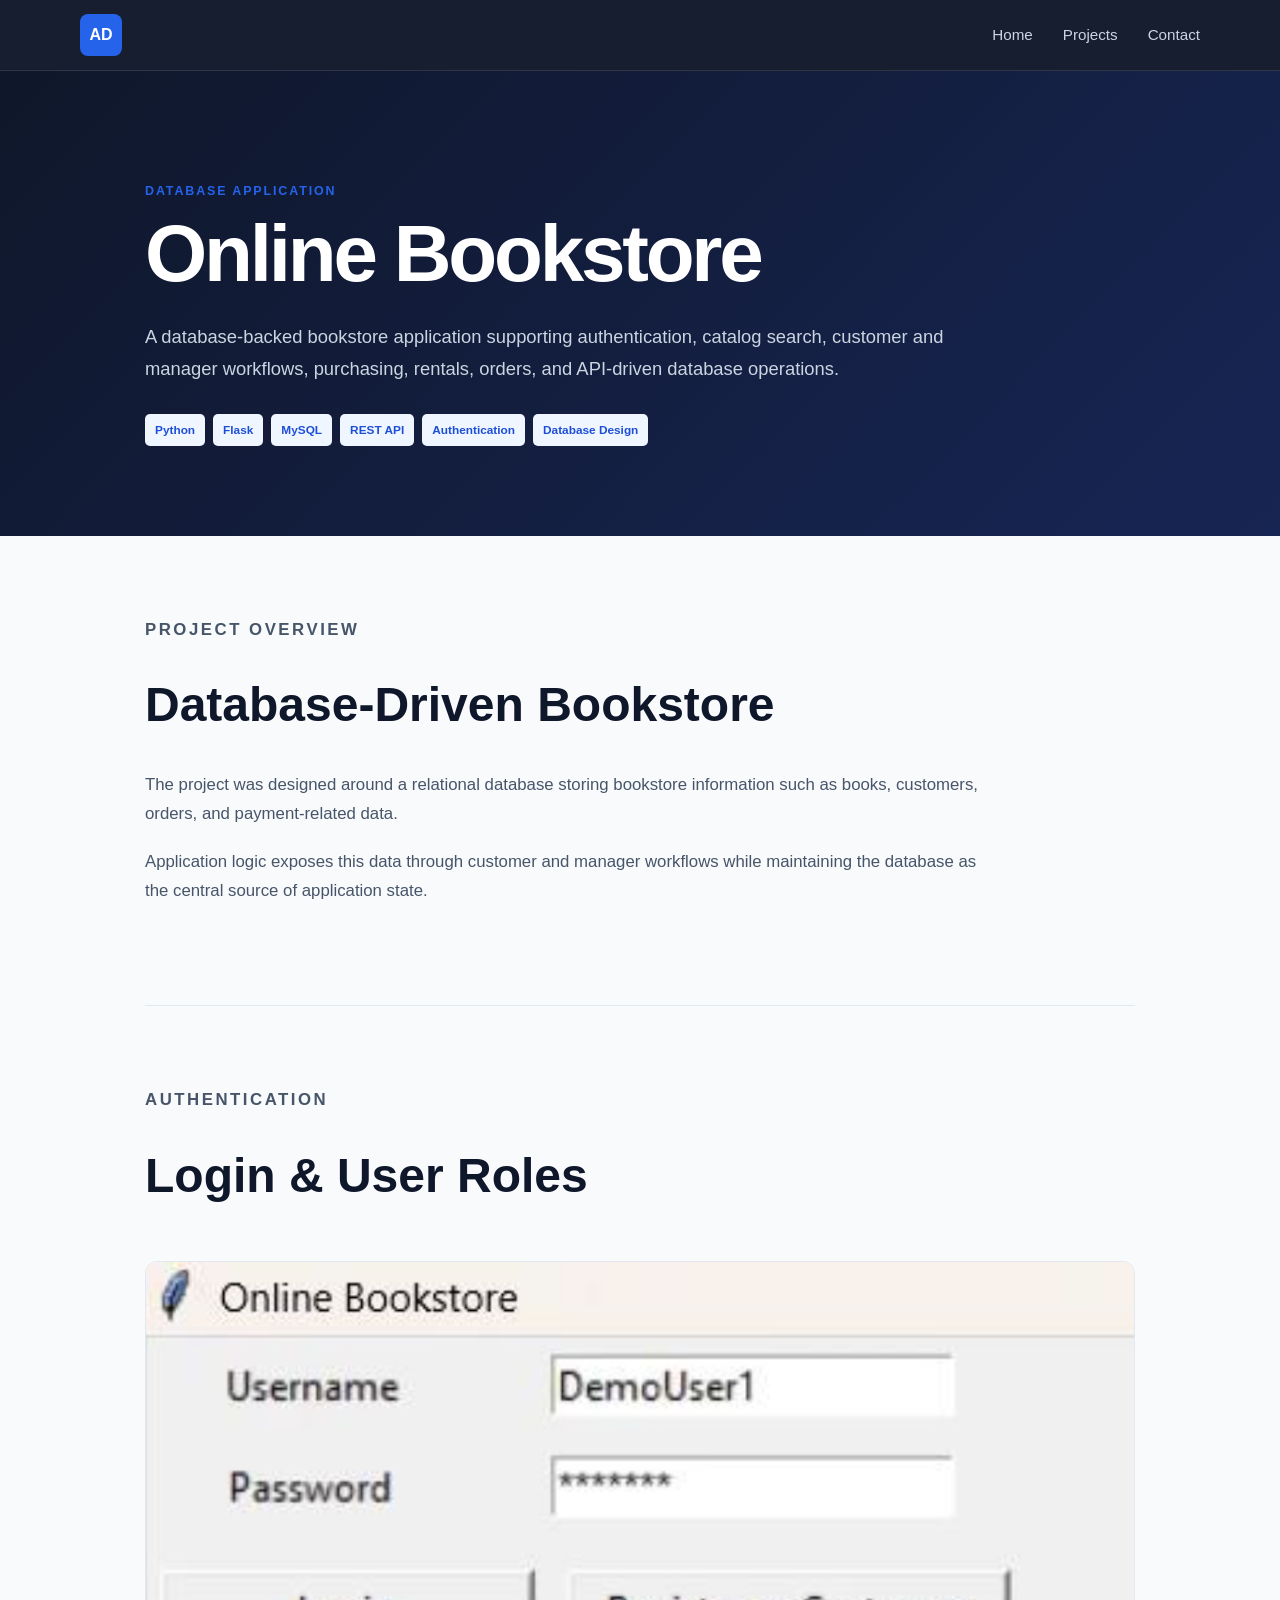
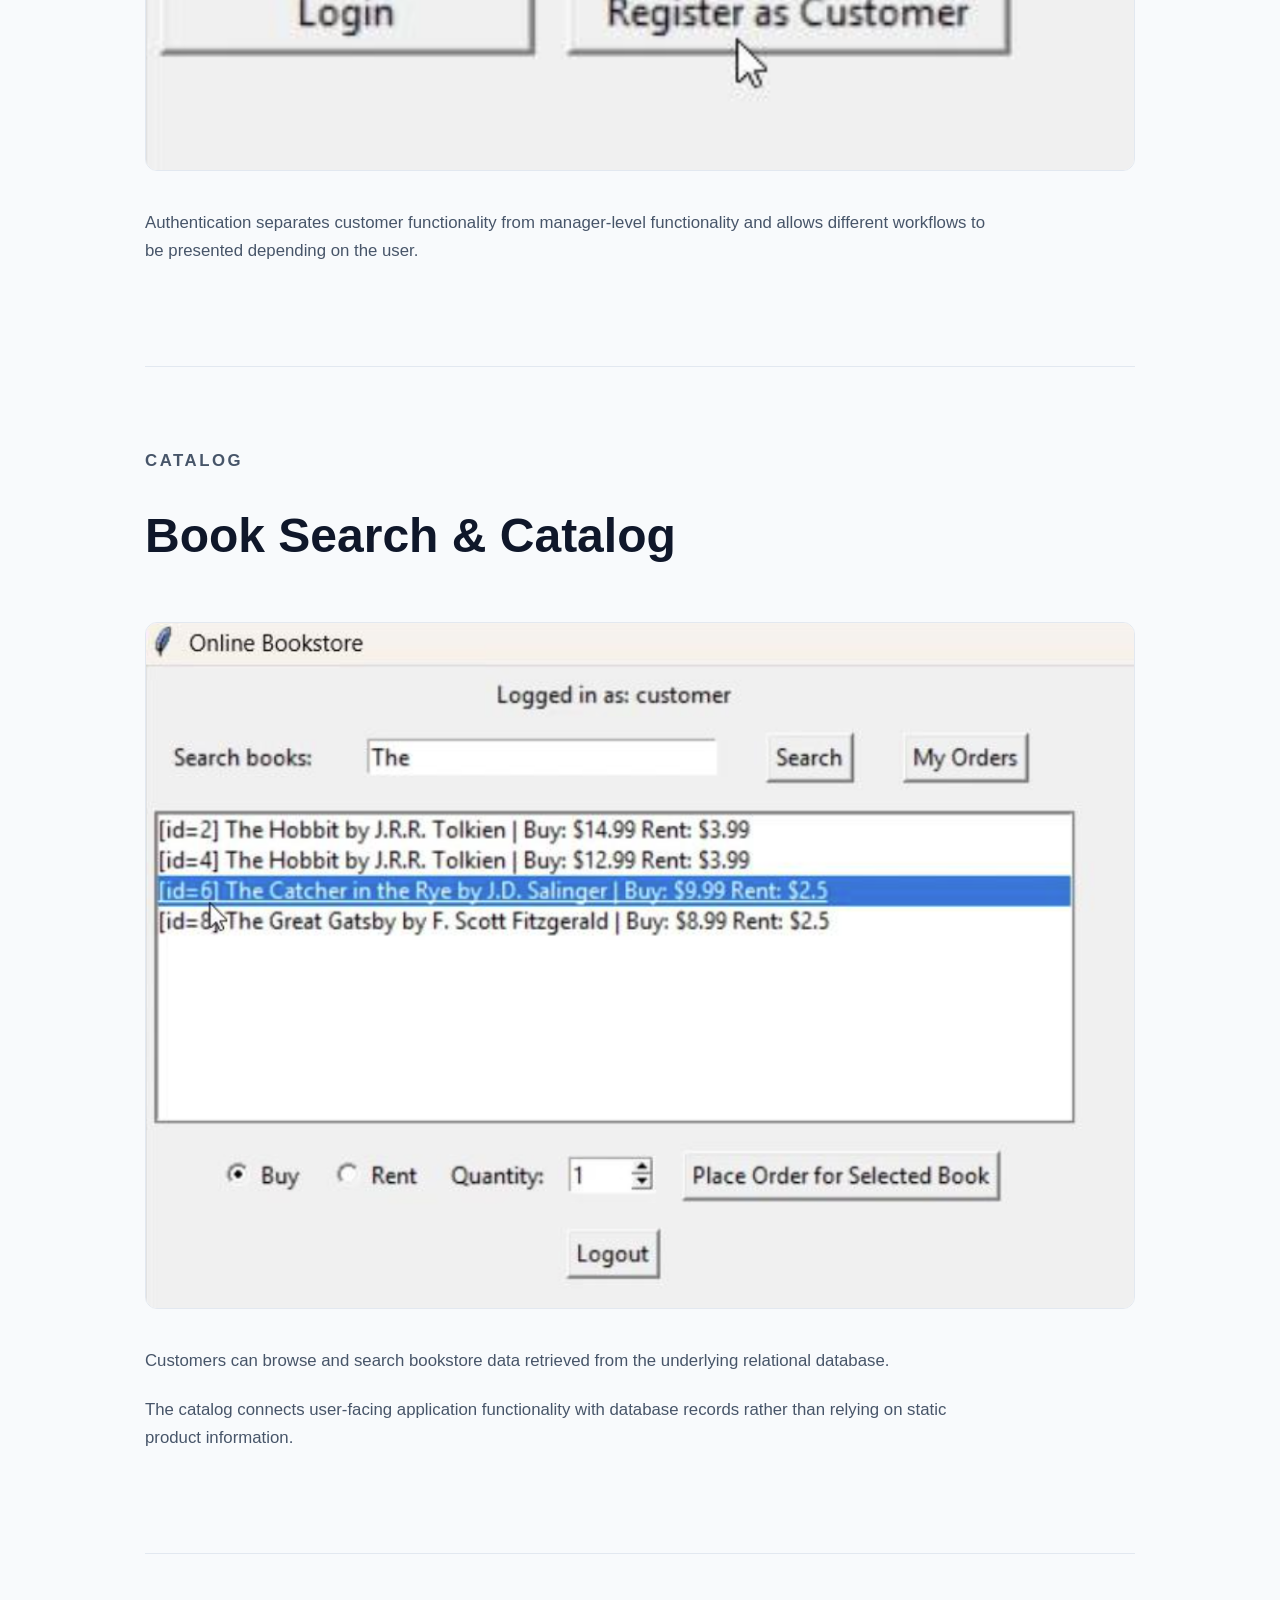
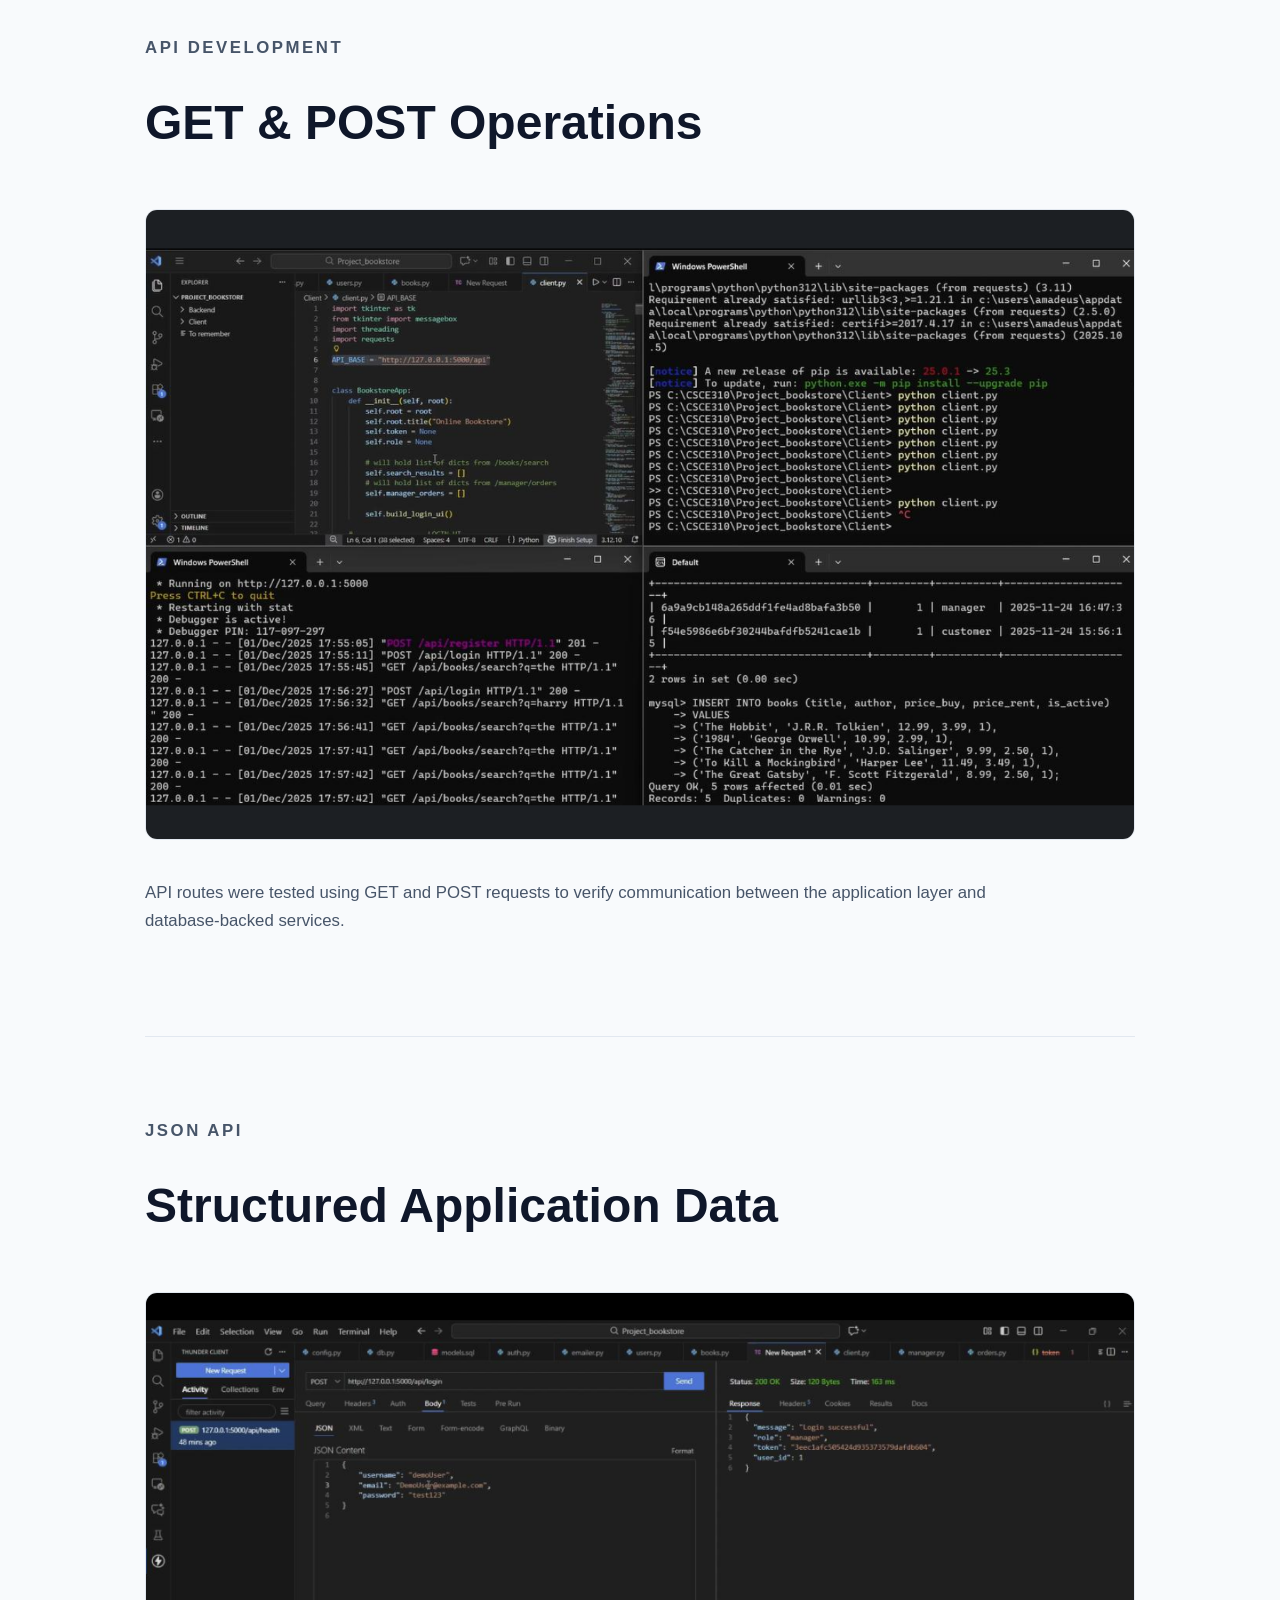
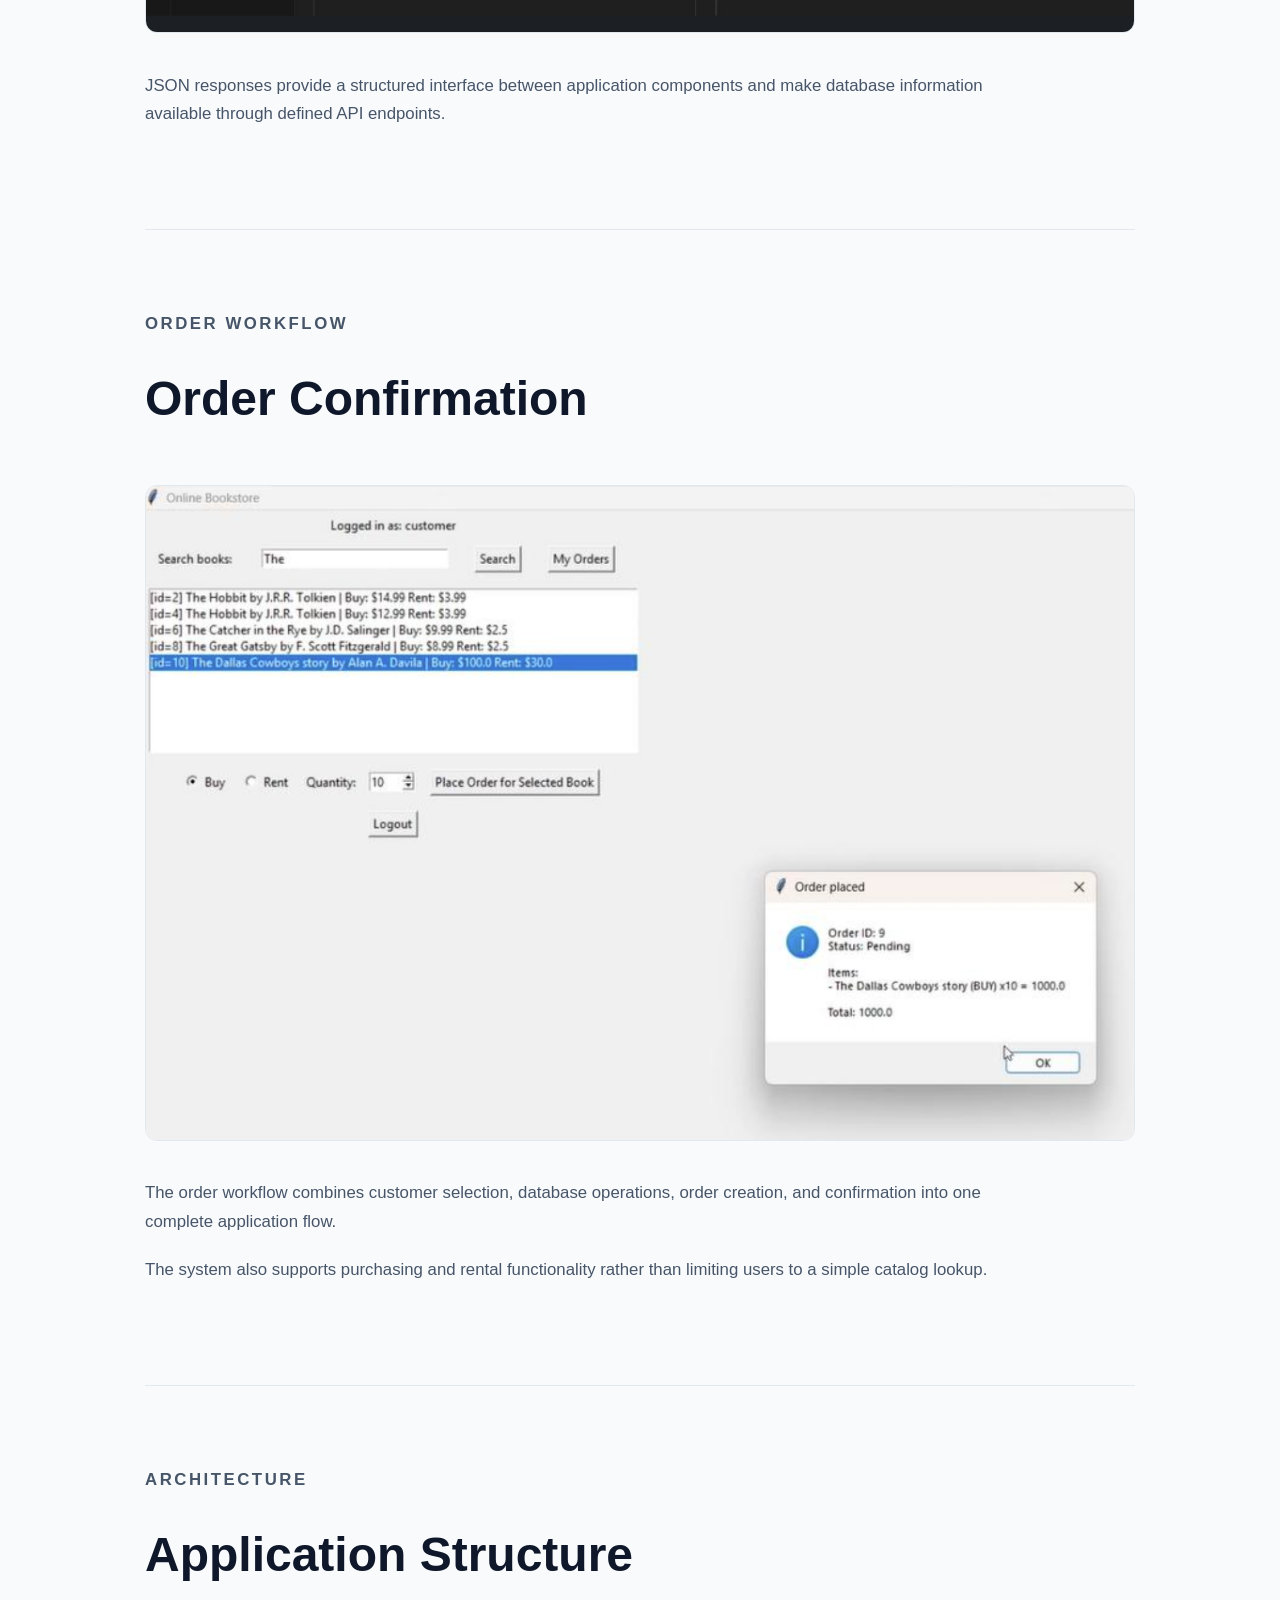
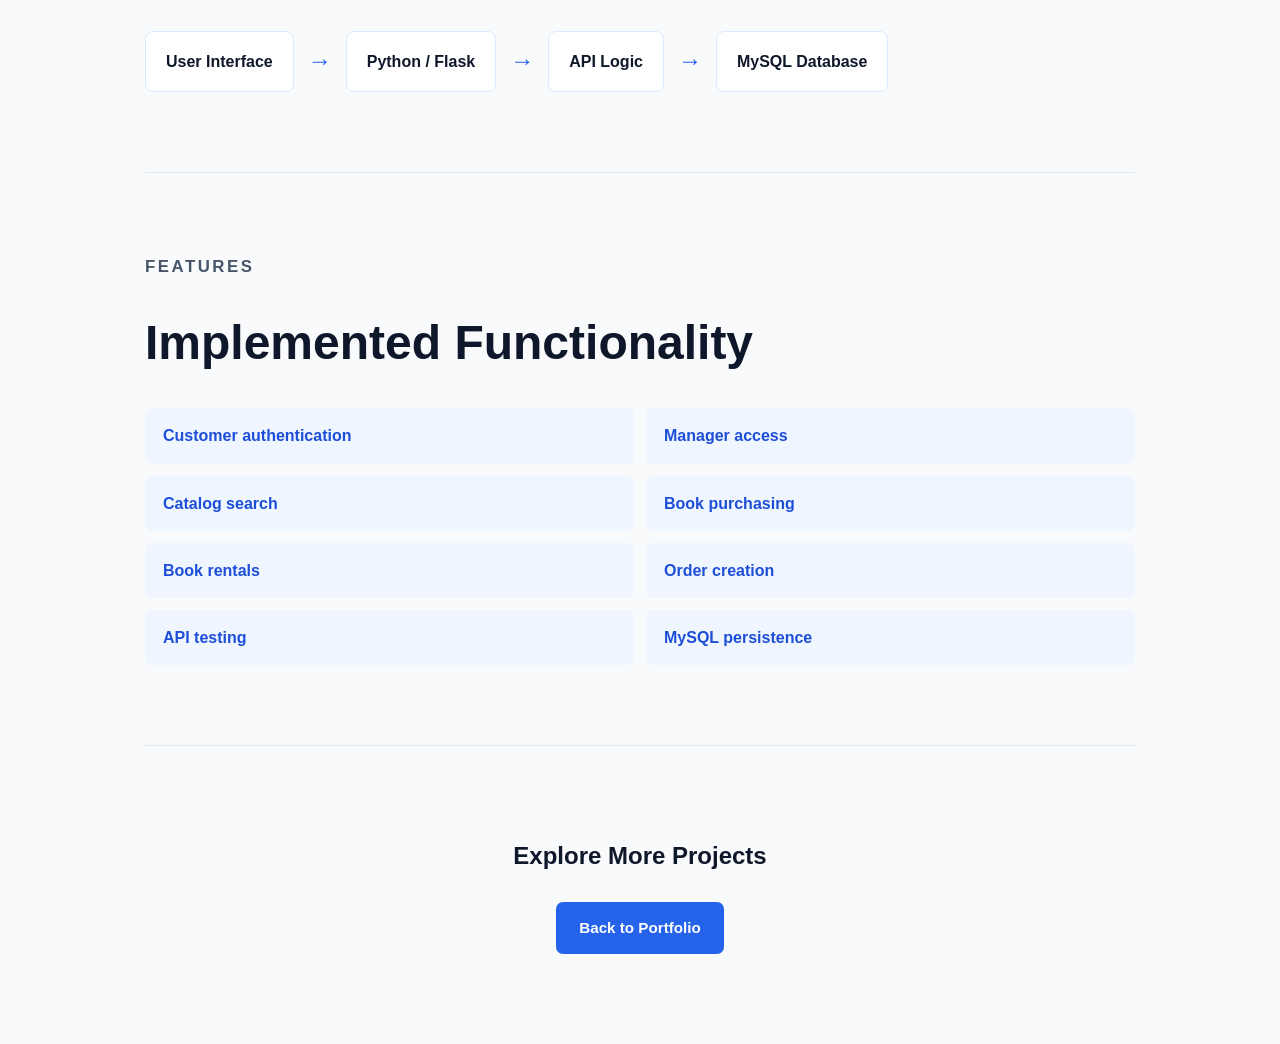
<file: projects/bookstore.html>
<!DOCTYPE html>
<html lang="en">

<head>
    <meta charset="UTF-8">

    <meta
        name="viewport"
        content="width=device-width, initial-scale=1.0"
    >

    <title>Online Bookstore | Alan Davila</title>

    <meta
        name="description"
        content="Database-backed bookstore application using Python, Flask, MySQL, APIs, authentication, customer and manager roles, orders, purchasing, and rental workflows."
    >

    <link rel="stylesheet" href="../style.css?v=13">
</head>


<body class="project-page">


    <nav class="navbar">

        <div class="nav-container">

            <a href="../index.html" class="logo">
                AD
            </a>

            <div class="nav-links">

                <a href="../index.html">
                    Home
                </a>

                <a href="../index.html#projects">
                    Projects
                </a>

                <a href="../index.html#contact">
                    Contact
                </a>

            </div>

        </div>

    </nav>


    <header class="case-study-hero">

        <div class="case-study-container">

            <p class="section-label">
                DATABASE APPLICATION
            </p>

            <h1>
                Online Bookstore
            </h1>

            <p class="case-study-intro">
                A database-backed bookstore application supporting
                authentication, catalog search, customer and manager
                workflows, purchasing, rentals, orders, and API-driven
                database operations.
            </p>

            <div class="technology-list">

                <span>Python</span>
                <span>Flask</span>
                <span>MySQL</span>
                <span>REST API</span>
                <span>Authentication</span>
                <span>Database Design</span>

            </div>

        </div>

    </header>


    <main class="case-study-container">


        <section class="case-section">

            <p class="section-label">
                PROJECT OVERVIEW
            </p>

            <h2>
                Database-Driven Bookstore
            </h2>

            <p>
                The project was designed around a relational database
                storing bookstore information such as books,
                customers, orders, and payment-related data.
            </p>

            <p>
                Application logic exposes this data through customer
                and manager workflows while maintaining the database
                as the central source of application state.
            </p>

        </section>


        <section class="case-section">

            <p class="section-label">
                AUTHENTICATION
            </p>

            <h2>
                Login & User Roles
            </h2>

            <img
                src="../images/bookstore/login.png"
                alt="Online bookstore login interface"
                class="case-image"
            >

            <p>
                Authentication separates customer functionality
                from manager-level functionality and allows different
                workflows to be presented depending on the user.
            </p>

        </section>


        <section class="case-section">

            <p class="section-label">
                CATALOG
            </p>

            <h2>
                Book Search & Catalog
            </h2>

            <img
                src="../images/bookstore/catelog.png"
                alt="Online bookstore catalog interface"
                class="case-image"
            >

            <p>
                Customers can browse and search bookstore data
                retrieved from the underlying relational database.
            </p>

            <p>
                The catalog connects user-facing application
                functionality with database records rather than
                relying on static product information.
            </p>

        </section>


        <section class="case-section">

            <p class="section-label">
                API DEVELOPMENT
            </p>

            <h2>
                GET & POST Operations
            </h2>

            <img
                src="../images/bookstore/get&amp;post.png"
                alt="GET and POST API testing for online bookstore"
                class="case-image"
            >

            <p>
                API routes were tested using GET and POST requests
                to verify communication between the application
                layer and database-backed services.
            </p>

        </section>


        <section class="case-section">

            <p class="section-label">
                JSON API
            </p>

            <h2>
                Structured Application Data
            </h2>

            <img
                src="../images/bookstore/json-api.png"
                alt="JSON API response from online bookstore"
                class="case-image"
            >

            <p>
                JSON responses provide a structured interface
                between application components and make database
                information available through defined API endpoints.
            </p>

        </section>


        <section class="case-section">

            <p class="section-label">
                ORDER WORKFLOW
            </p>

            <h2>
                Order Confirmation
            </h2>

            <img
                src="../images/bookstore/orderconfirm.png"
                alt="Online bookstore order confirmation"
                class="case-image"
            >

            <p>
                The order workflow combines customer selection,
                database operations, order creation, and confirmation
                into one complete application flow.
            </p>

            <p>
                The system also supports purchasing and rental
                functionality rather than limiting users to a
                simple catalog lookup.
            </p>

        </section>


        <section class="case-section">

            <p class="section-label">
                ARCHITECTURE
            </p>

            <h2>
                Application Structure
            </h2>

            <div class="architecture-flow">

                <div>
                    User Interface
                </div>

                <span>→</span>

                <div>
                    Python / Flask
                </div>

                <span>→</span>

                <div>
                    API Logic
                </div>

                <span>→</span>

                <div>
                    MySQL Database
                </div>

            </div>

        </section>


        <section class="case-section">

            <p class="section-label">
                FEATURES
            </p>

            <h2>
                Implemented Functionality
            </h2>

            <div class="takeaway-grid">

                <div>
                    Customer authentication
                </div>

                <div>
                    Manager access
                </div>

                <div>
                    Catalog search
                </div>

                <div>
                    Book purchasing
                </div>

                <div>
                    Book rentals
                </div>

                <div>
                    Order creation
                </div>

                <div>
                    API testing
                </div>

                <div>
                    MySQL persistence
                </div>

            </div>

        </section>


        <section class="case-study-footer">

            <h2>
                Explore More Projects
            </h2>

            <a
                href="../index.html#projects"
                class="button primary-button"
            >
                Back to Portfolio
            </a>

        </section>


    </main>

</body>

</html>
</file>
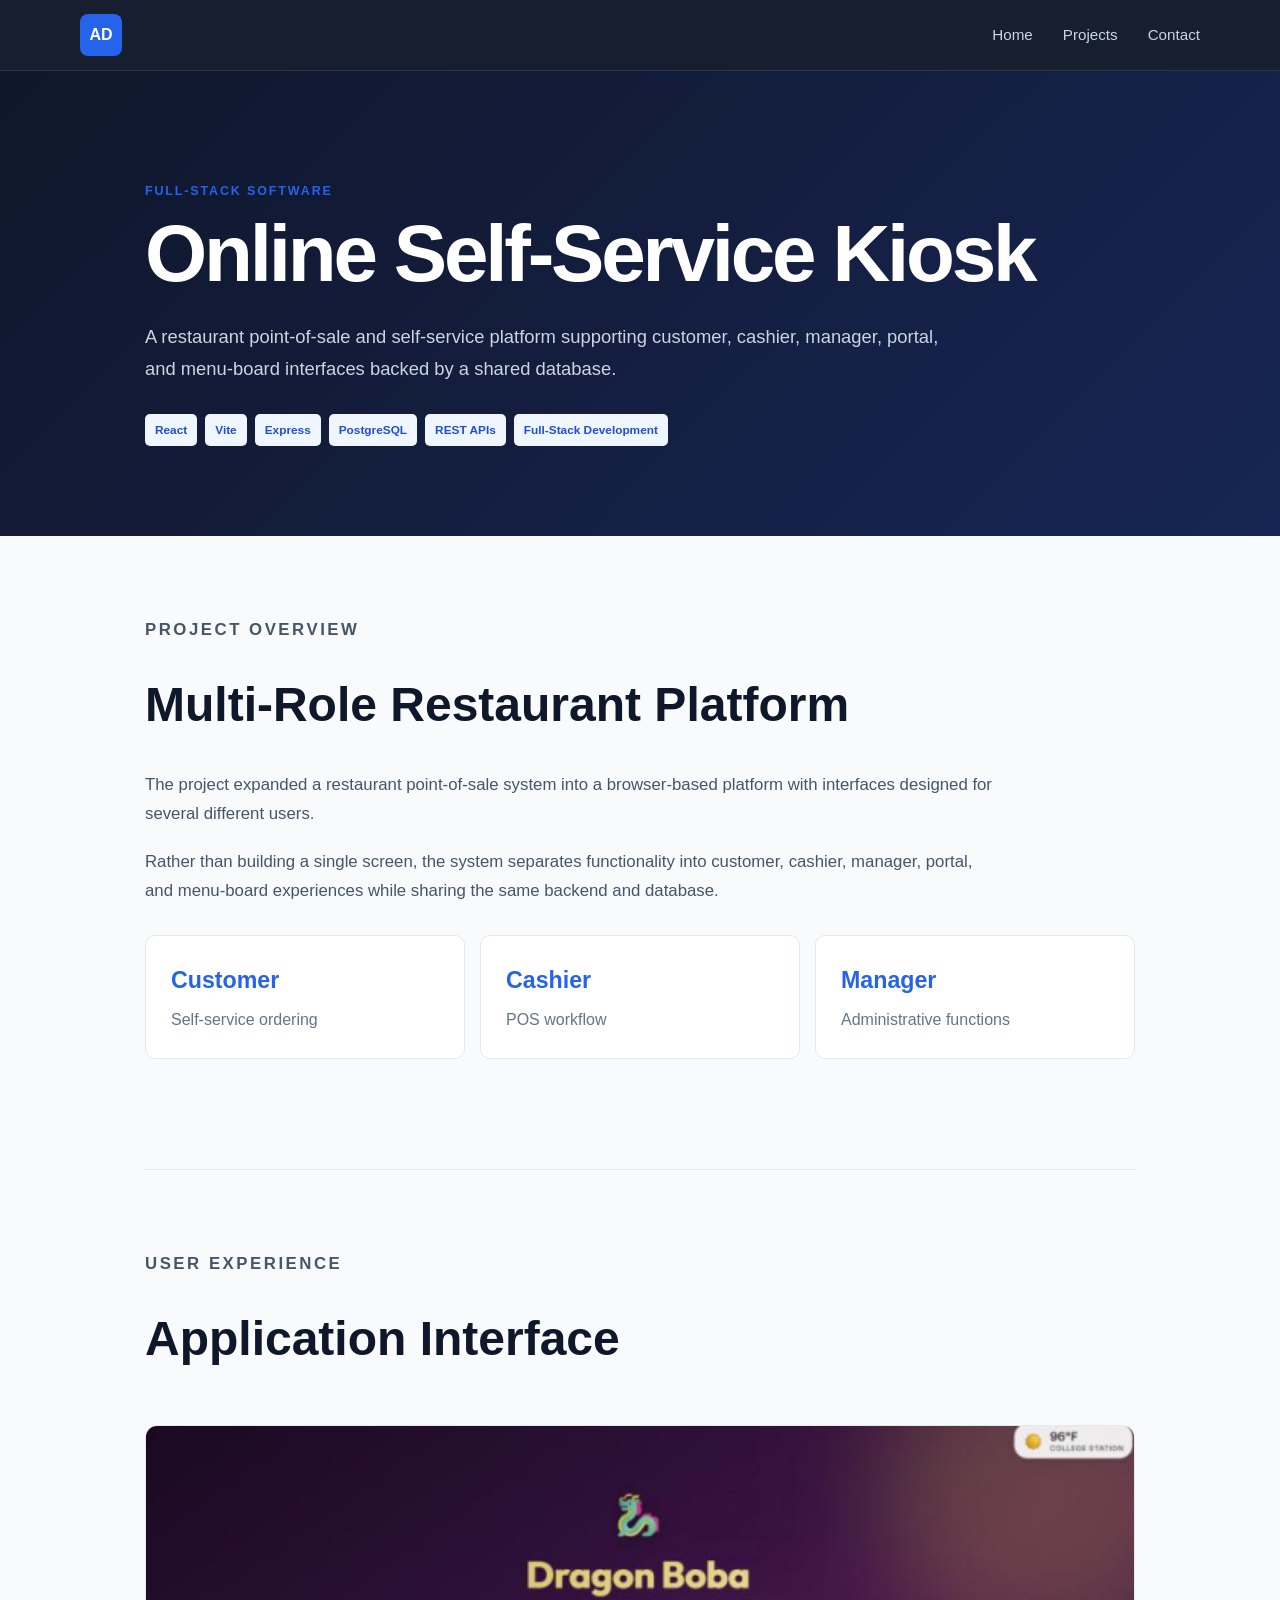
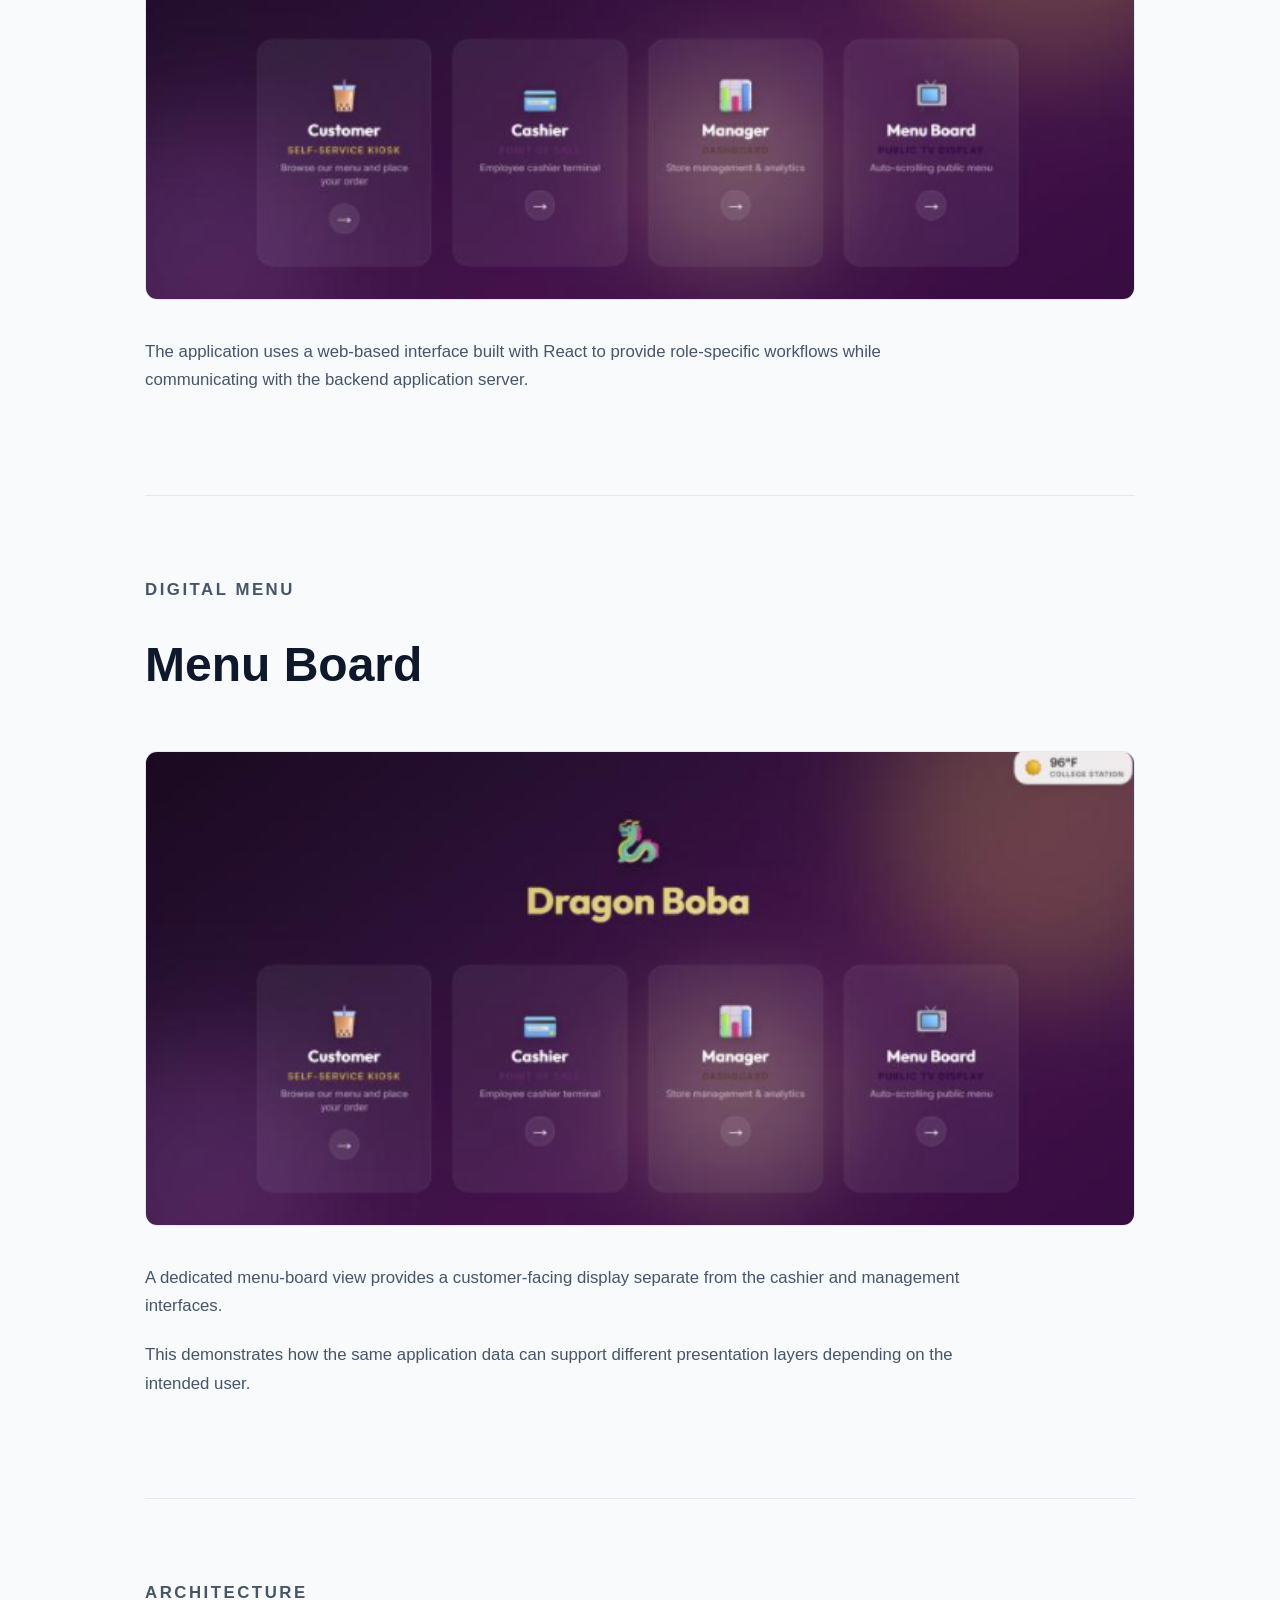
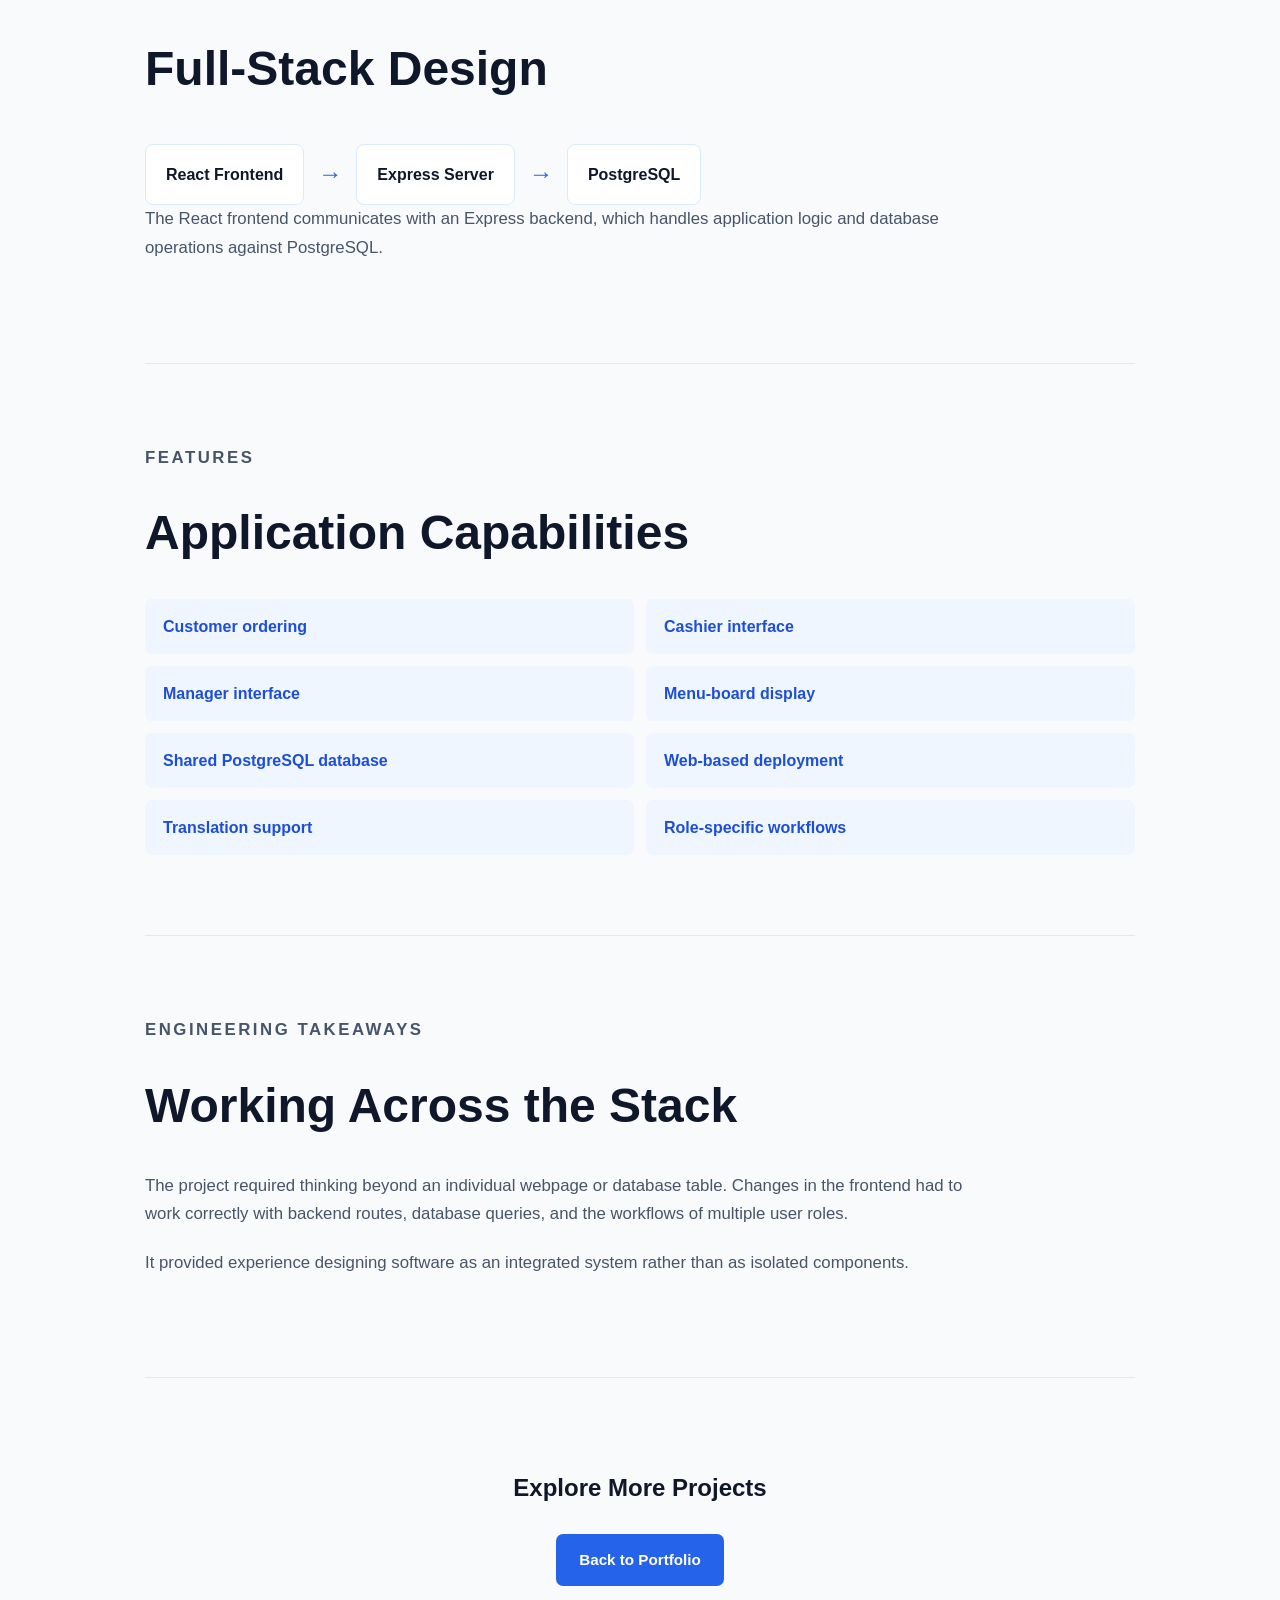
<file: projects/kiosk.html>
<!DOCTYPE html>
<html lang="en">

<head>
    <meta charset="UTF-8">

    <meta
        name="viewport"
        content="width=device-width, initial-scale=1.0"
    >

    <title>Online Self-Service Kiosk | Alan Davila</title>

    <meta
        name="description"
        content="Full-stack restaurant point-of-sale and self-service kiosk using React, Express, PostgreSQL, multiple user interfaces, translation support, and menu-board functionality."
    >

    <link rel="stylesheet" href="../style.css?v=13">
</head>


<body class="project-page">


    <nav class="navbar">

        <div class="nav-container">

            <a href="../index.html" class="logo">
                AD
            </a>

            <div class="nav-links">

                <a href="../index.html">
                    Home
                </a>

                <a href="../index.html#projects">
                    Projects
                </a>

                <a href="../index.html#contact">
                    Contact
                </a>

            </div>

        </div>

    </nav>


    <header class="case-study-hero">

        <div class="case-study-container">

            <p class="section-label">
                FULL-STACK SOFTWARE
            </p>

            <h1>
                Online Self-Service Kiosk
            </h1>

            <p class="case-study-intro">
                A restaurant point-of-sale and self-service platform
                supporting customer, cashier, manager, portal,
                and menu-board interfaces backed by a shared database.
            </p>

            <div class="technology-list">

                <span>React</span>
                <span>Vite</span>
                <span>Express</span>
                <span>PostgreSQL</span>
                <span>REST APIs</span>
                <span>Full-Stack Development</span>

            </div>

        </div>

    </header>


    <main class="case-study-container">


        <section class="case-section">

            <p class="section-label">
                PROJECT OVERVIEW
            </p>

            <h2>
                Multi-Role Restaurant Platform
            </h2>

            <p>
                The project expanded a restaurant point-of-sale system
                into a browser-based platform with interfaces designed
                for several different users.
            </p>

            <p>
                Rather than building a single screen, the system
                separates functionality into customer, cashier,
                manager, portal, and menu-board experiences while
                sharing the same backend and database.
            </p>


            <div class="case-results">

                <div>

                    <strong>
                        Customer
                    </strong>

                    <span>
                        Self-service ordering
                    </span>

                </div>

                <div>

                    <strong>
                        Cashier
                    </strong>

                    <span>
                        POS workflow
                    </span>

                </div>

                <div>

                    <strong>
                        Manager
                    </strong>

                    <span>
                        Administrative functions
                    </span>

                </div>

            </div>

        </section>


        <section class="case-section">

            <p class="section-label">
                USER EXPERIENCE
            </p>

            <h2>
                Application Interface
            </h2>

            <img
                src="../images/kiosk/thumbnail.png"
                alt="Restaurant self-service kiosk interface"
                class="case-image"
            >

            <p>
                The application uses a web-based interface built
                with React to provide role-specific workflows
                while communicating with the backend application
                server.
            </p>

        </section>


        <section class="case-section">

            <p class="section-label">
                DIGITAL MENU
            </p>

            <h2>
                Menu Board
            </h2>

            <img
                src="../images/kiosk/menuboard.png"
                alt="Digital restaurant menu board"
                class="case-image"
            >

            <p>
                A dedicated menu-board view provides a customer-facing
                display separate from the cashier and management
                interfaces.
            </p>

            <p>
                This demonstrates how the same application data can
                support different presentation layers depending on
                the intended user.
            </p>

        </section>


        <section class="case-section">

            <p class="section-label">
                ARCHITECTURE
            </p>

            <h2>
                Full-Stack Design
            </h2>

            <div class="architecture-flow">

                <div>
                    React Frontend
                </div>

                <span>→</span>

                <div>
                    Express Server
                </div>

                <span>→</span>

                <div>
                    PostgreSQL
                </div>

            </div>

            <p>
                The React frontend communicates with an Express
                backend, which handles application logic and
                database operations against PostgreSQL.
            </p>

        </section>


        <section class="case-section">

            <p class="section-label">
                FEATURES
            </p>

            <h2>
                Application Capabilities
            </h2>

            <div class="takeaway-grid">

                <div>
                    Customer ordering
                </div>

                <div>
                    Cashier interface
                </div>

                <div>
                    Manager interface
                </div>

                <div>
                    Menu-board display
                </div>

                <div>
                    Shared PostgreSQL database
                </div>

                <div>
                    Web-based deployment
                </div>

                <div>
                    Translation support
                </div>

                <div>
                    Role-specific workflows
                </div>

            </div>

        </section>


        <section class="case-section">

            <p class="section-label">
                ENGINEERING TAKEAWAYS
            </p>

            <h2>
                Working Across the Stack
            </h2>

            <p>
                The project required thinking beyond an individual
                webpage or database table. Changes in the frontend
                had to work correctly with backend routes, database
                queries, and the workflows of multiple user roles.
            </p>

            <p>
                It provided experience designing software as an
                integrated system rather than as isolated components.
            </p>

        </section>


        <section class="case-study-footer">

            <h2>
                Explore More Projects
            </h2>

            <a
                href="../index.html#projects"
                class="button primary-button"
            >
                Back to Portfolio
            </a>

        </section>


    </main>

</body>

</html>
</file>
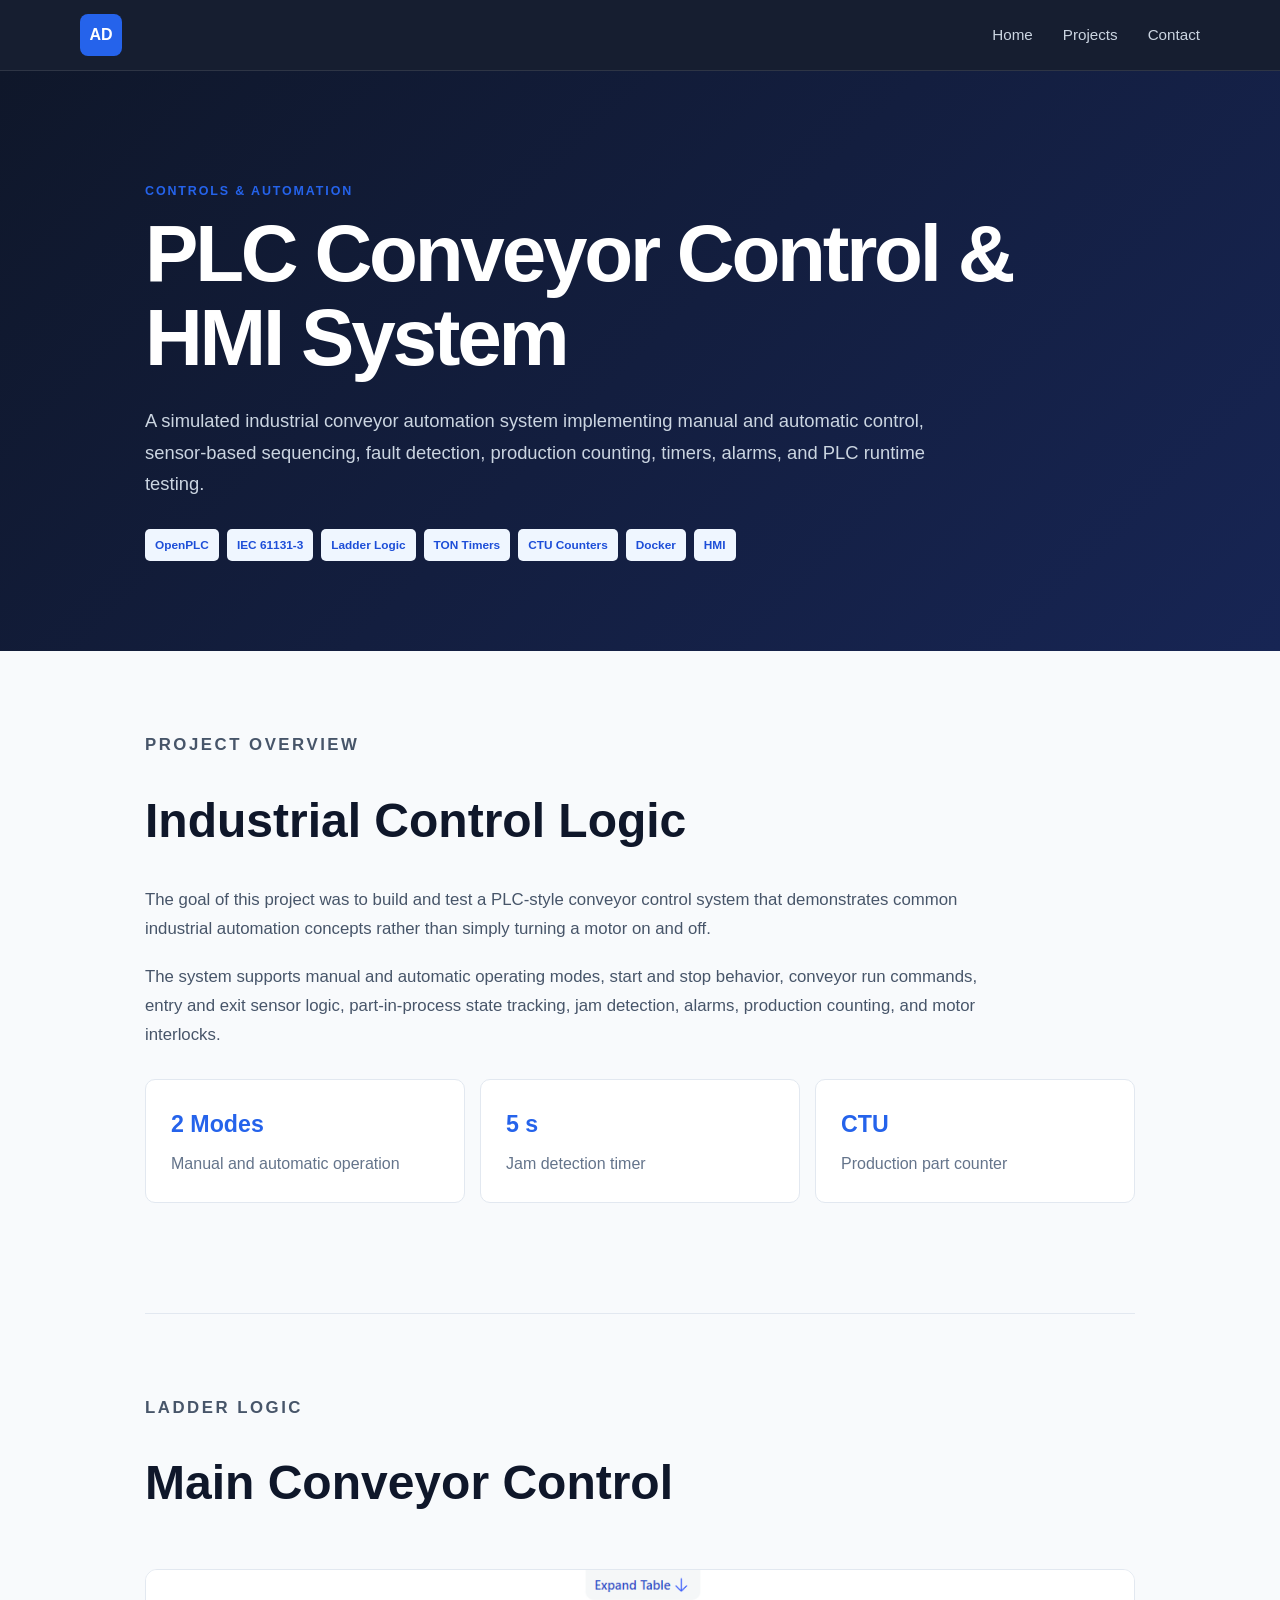
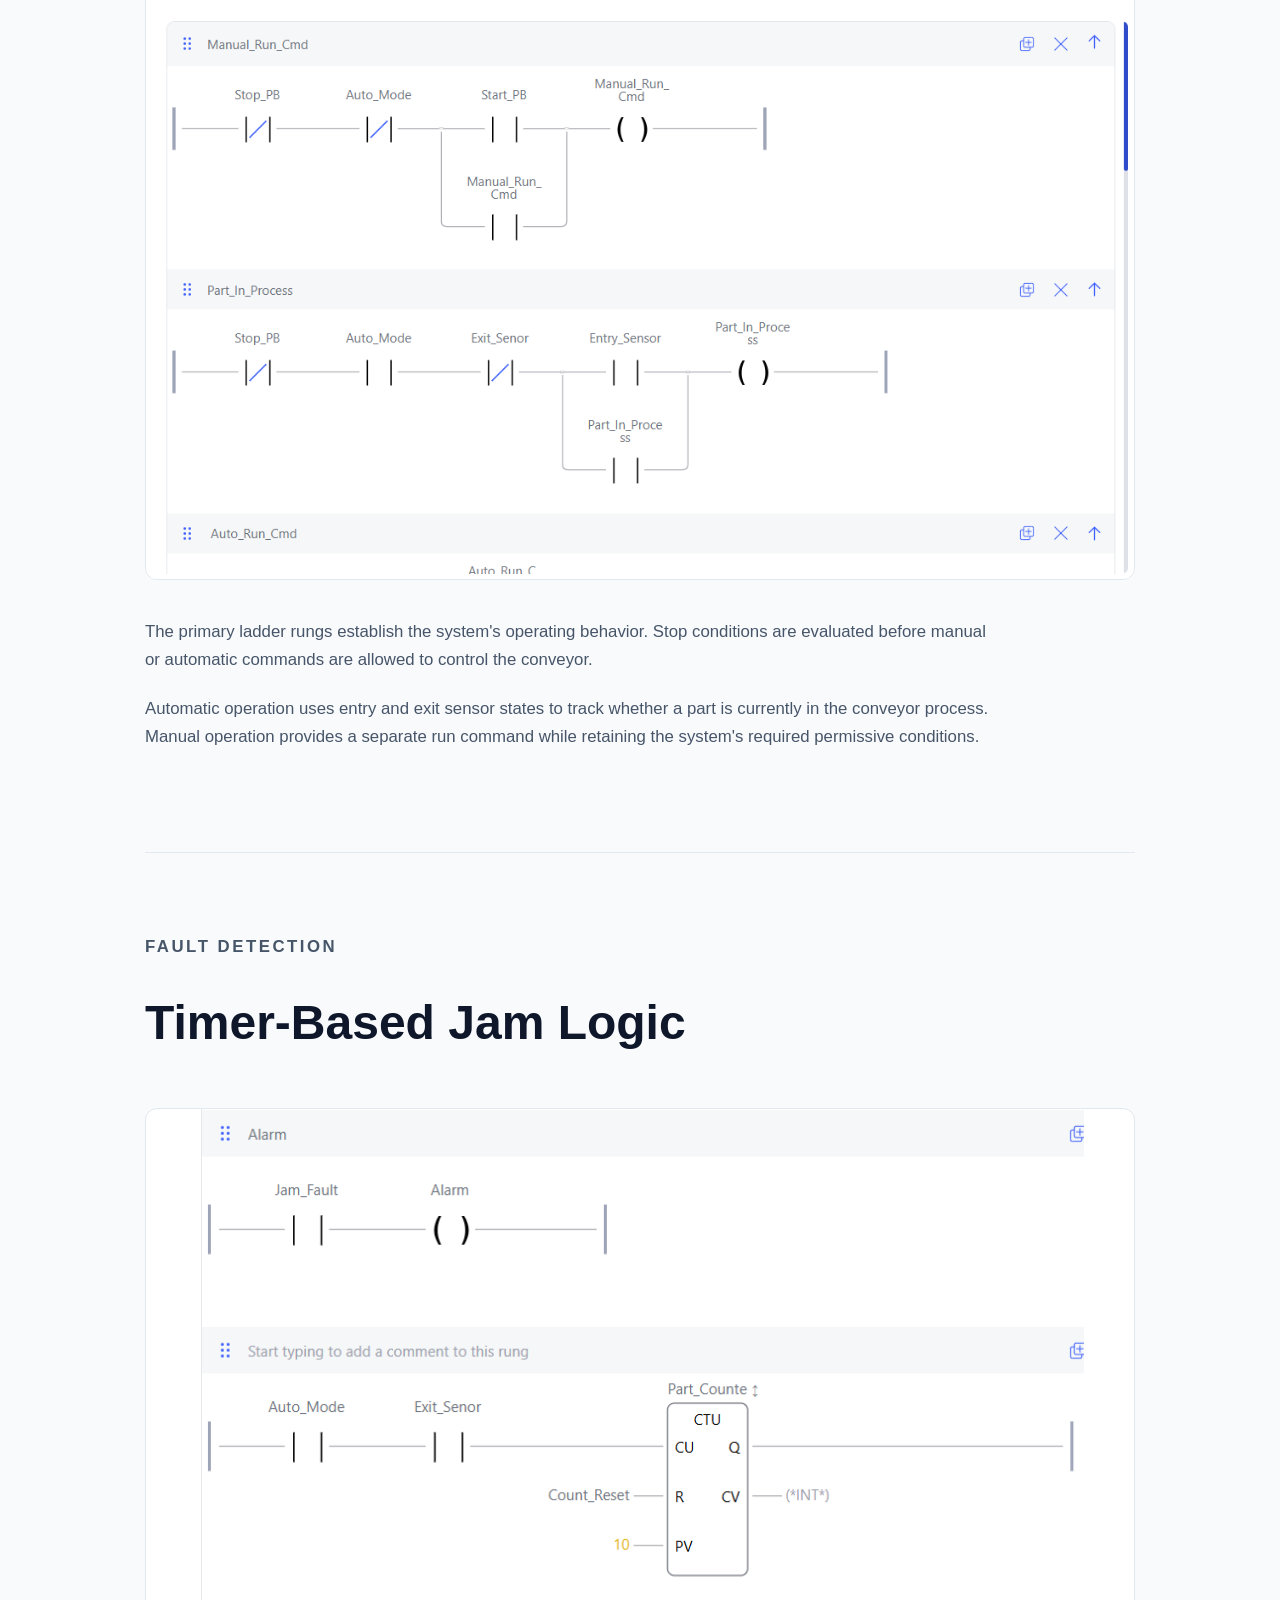
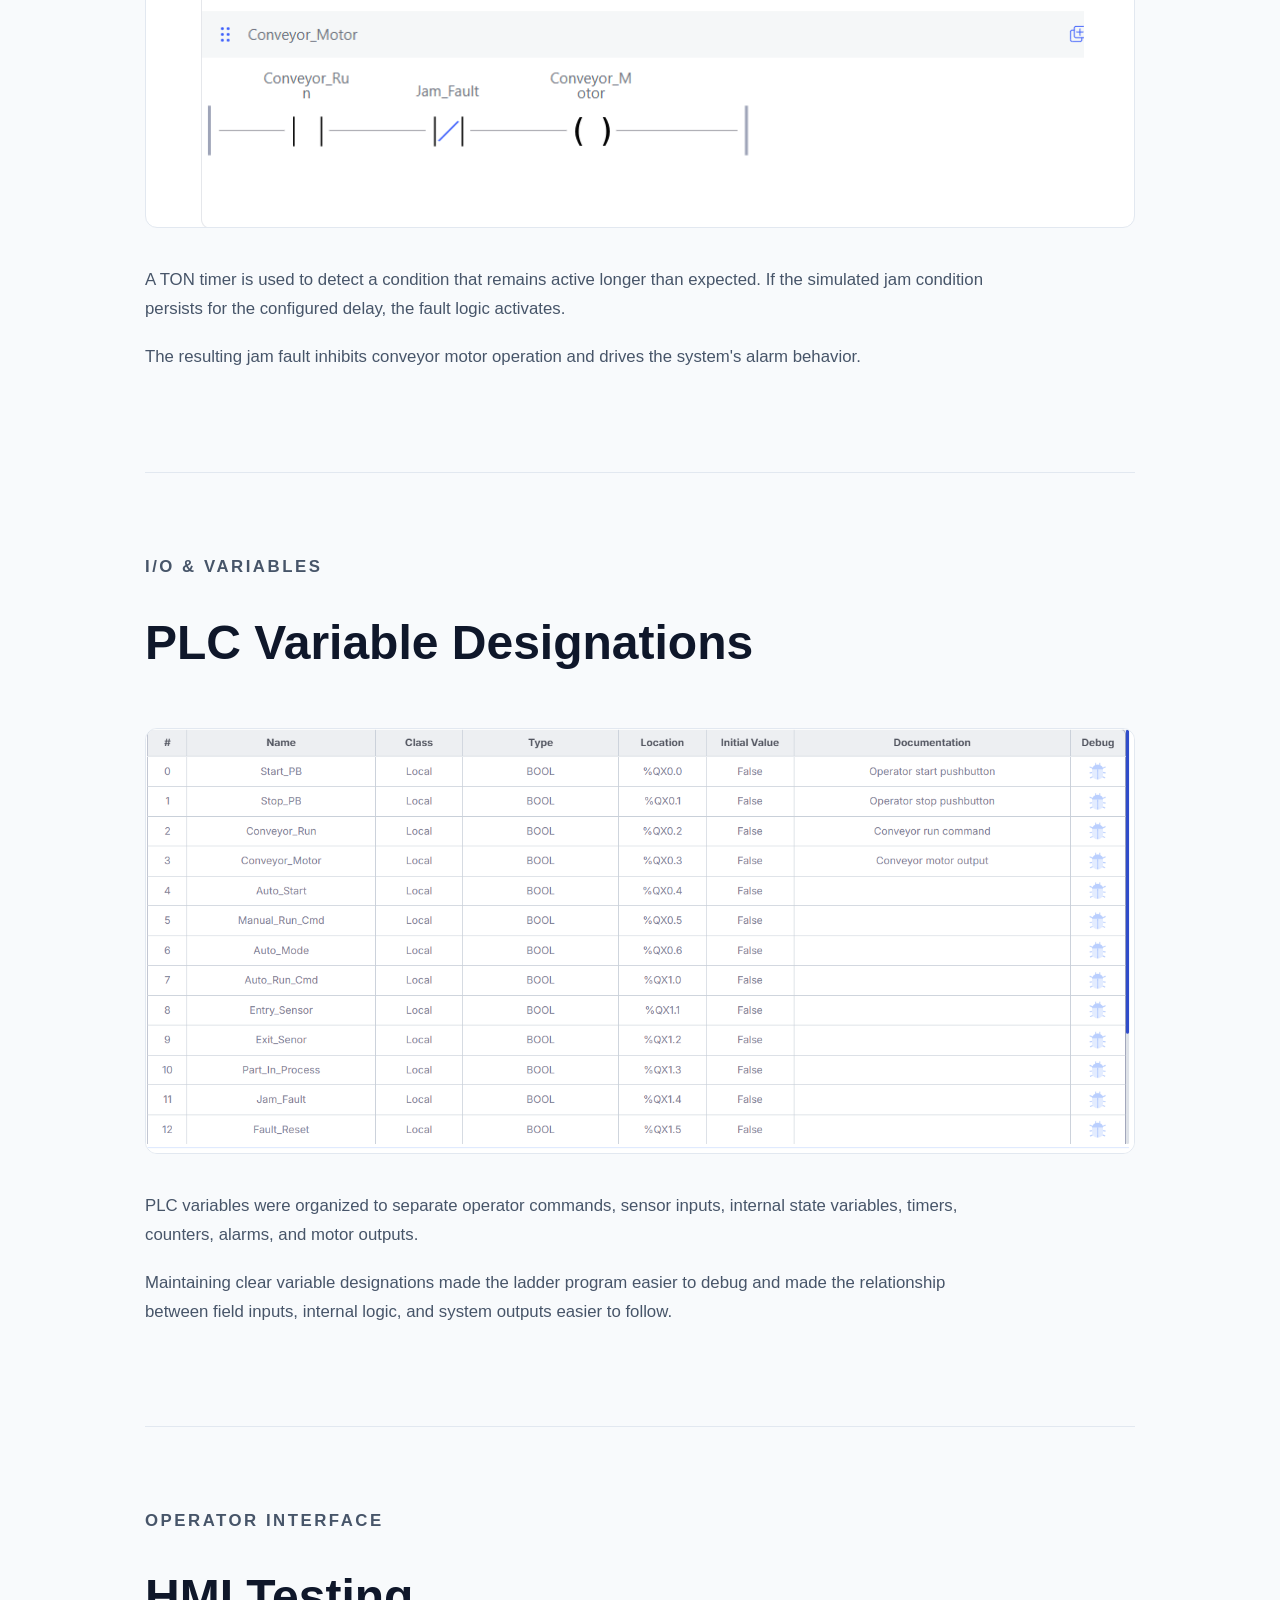
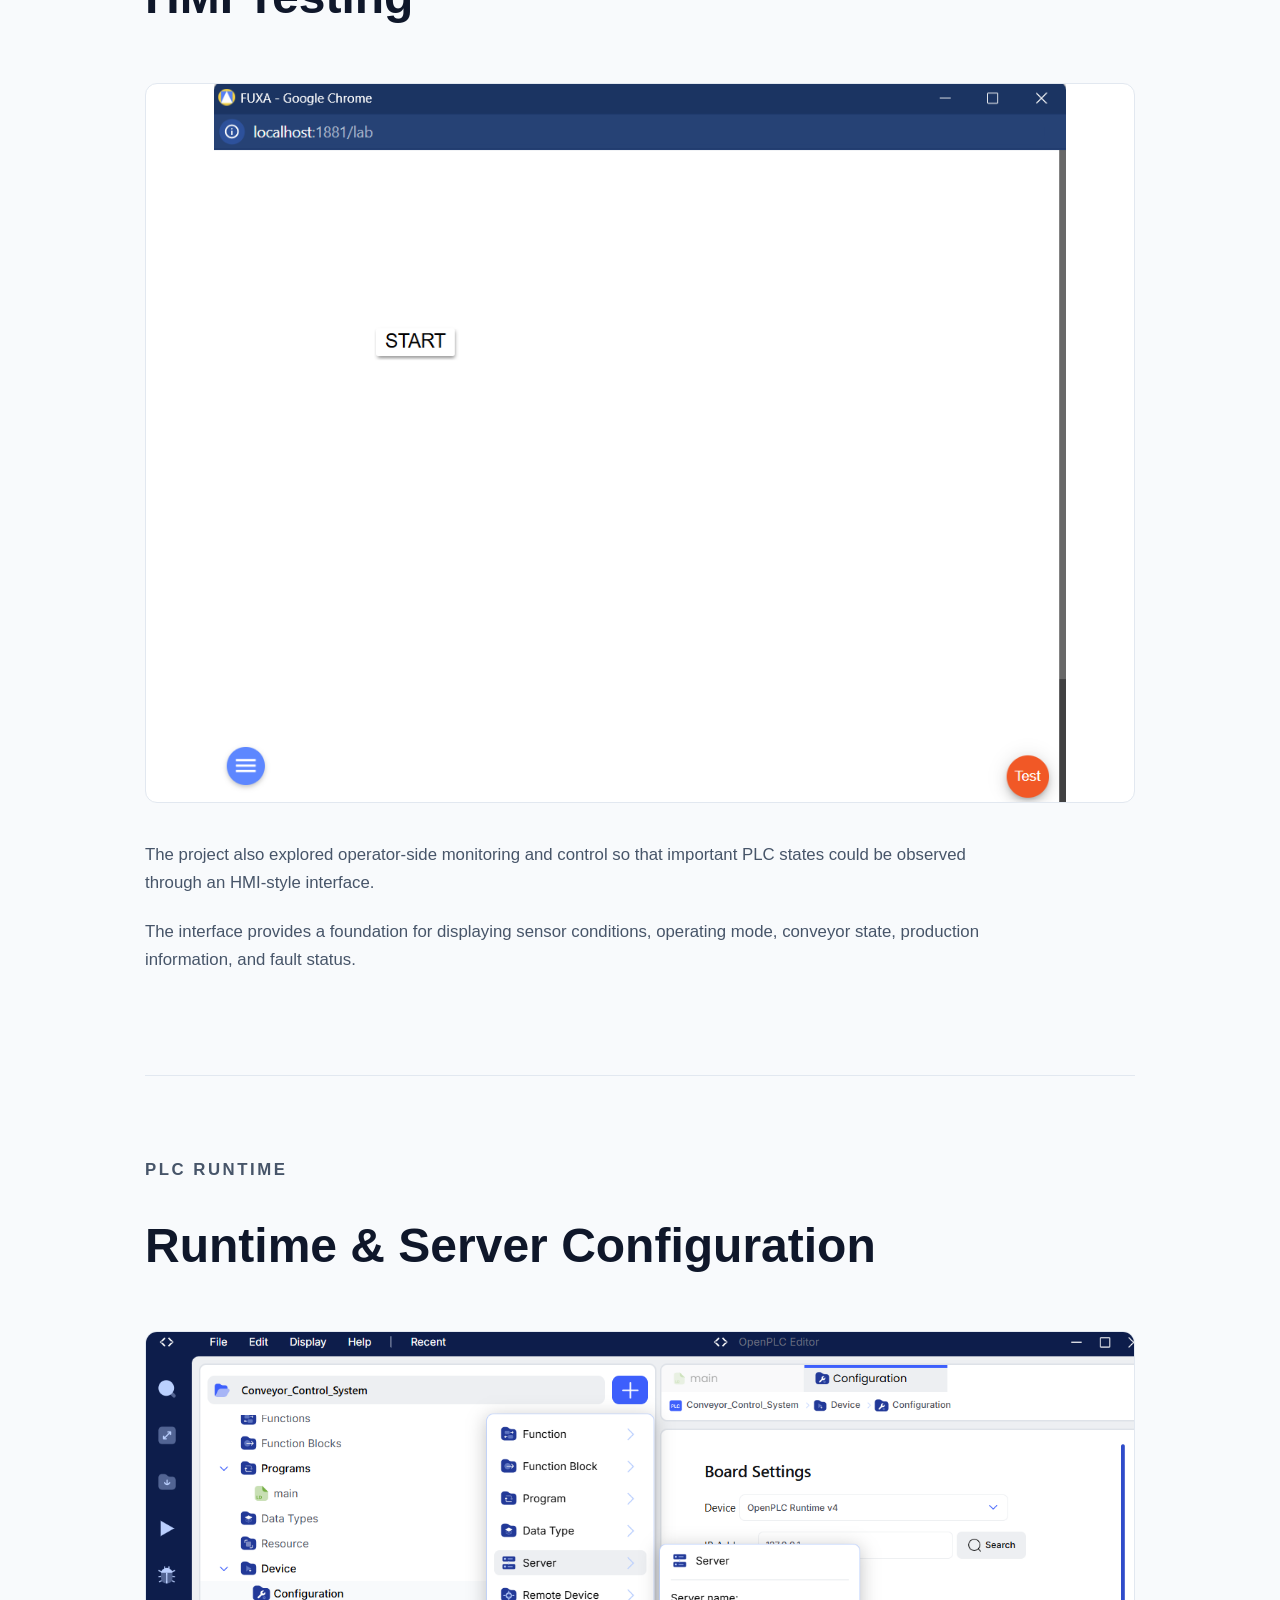
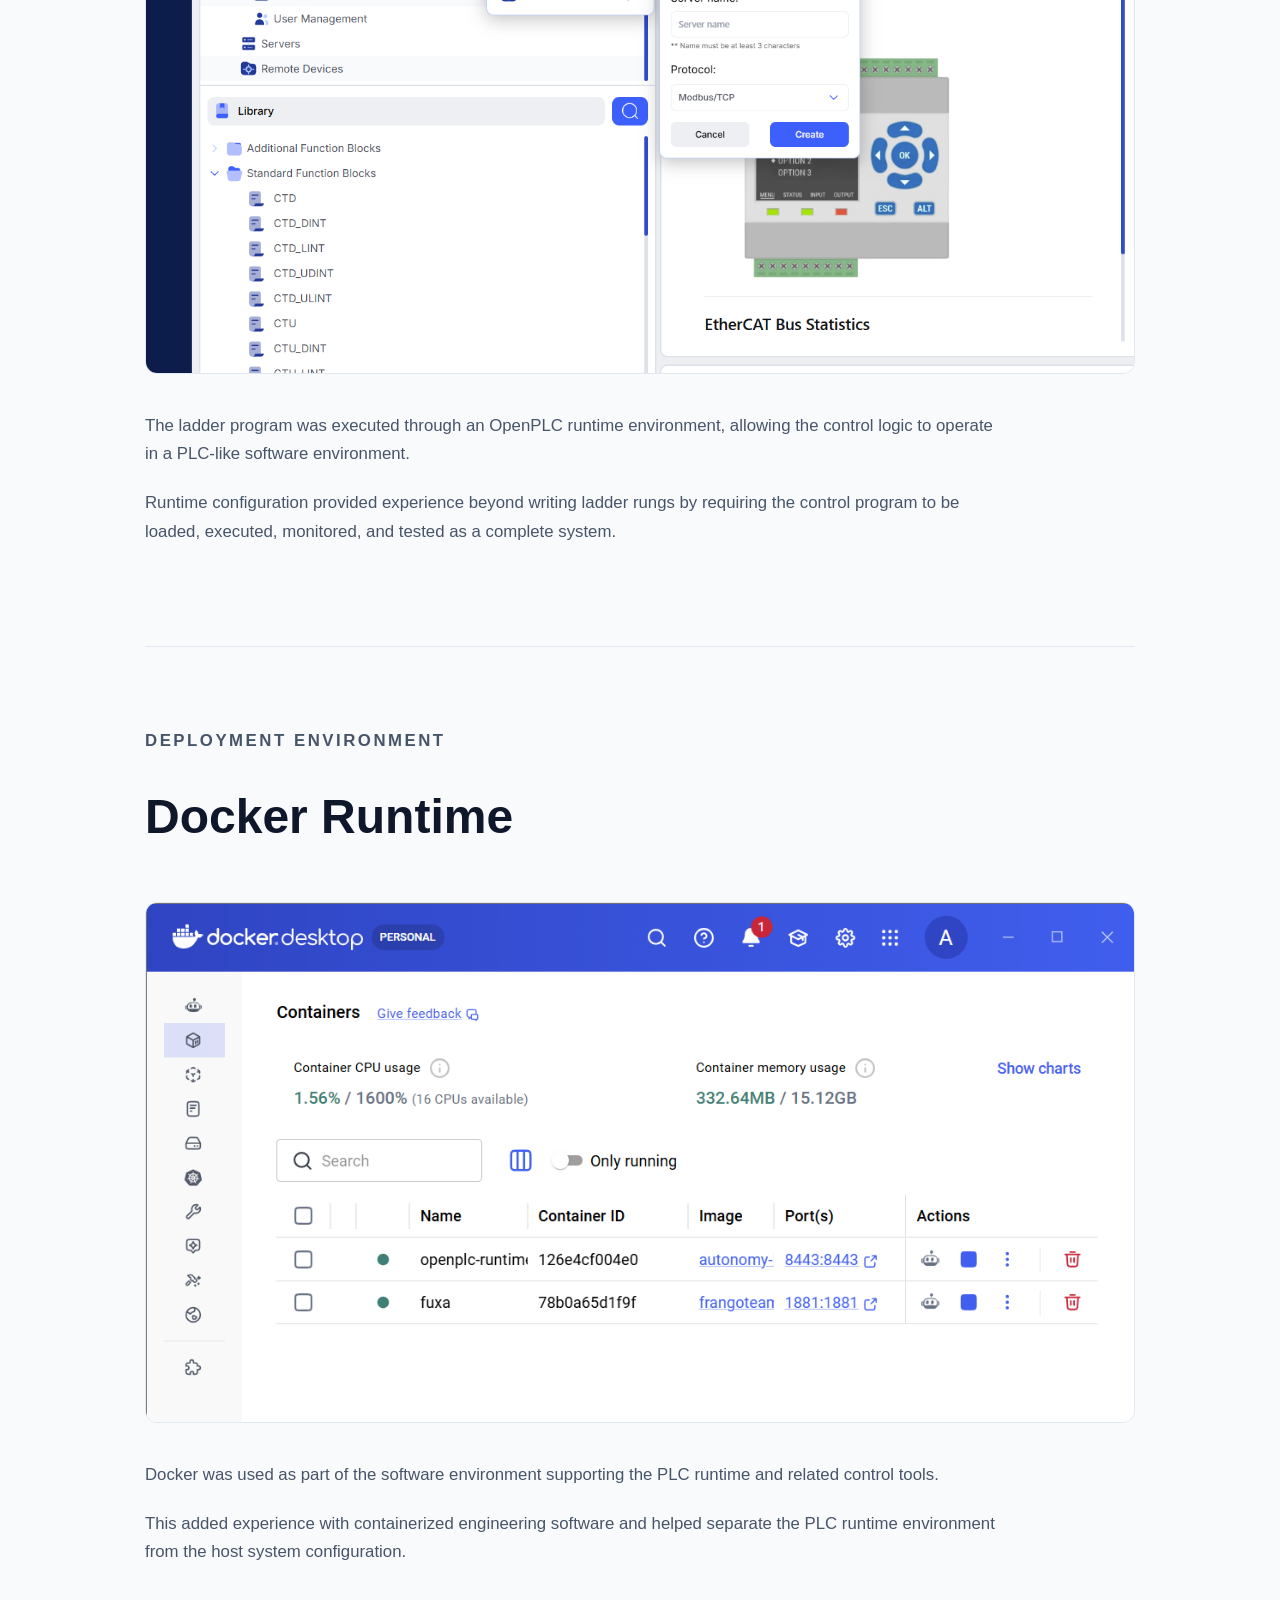
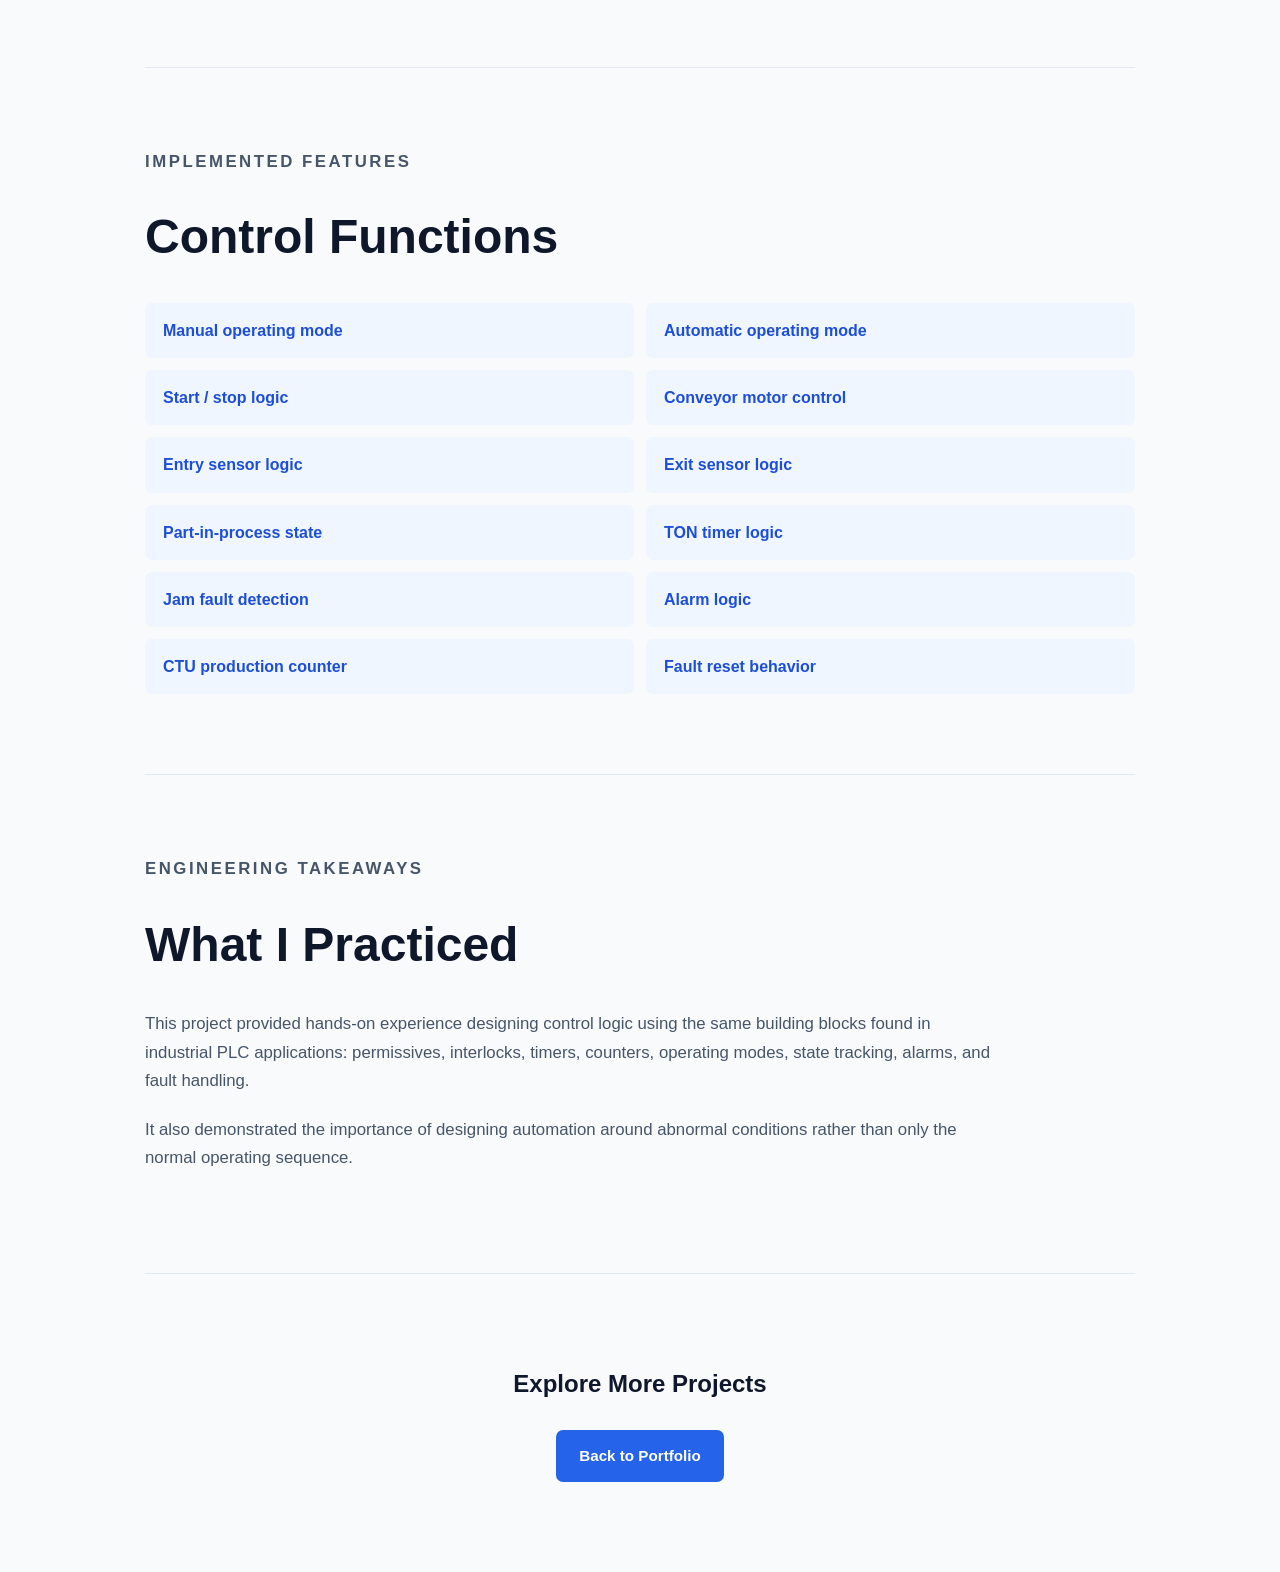
<file: projects/plc-conveyor.html>
<!DOCTYPE html>
<html lang="en">

<head>
    <meta charset="UTF-8">

    <meta
        name="viewport"
        content="width=device-width, initial-scale=1.0"
    >

    <title>PLC Conveyor Control & HMI System | Alan Davila</title>

    <meta
        name="description"
        content="PLC conveyor automation project using OpenPLC, IEC 61131-3 ladder logic, timers, counters, fault logic, Docker, HMI monitoring, and industrial control concepts."
    >

    <link rel="stylesheet" href="../style.css?v=13">
</head>


<body class="project-page">


    <!-- NAVIGATION -->

    <nav class="navbar">

        <div class="nav-container">

            <a href="../index.html" class="logo">
                AD
            </a>

            <div class="nav-links">

                <a href="../index.html">
                    Home
                </a>

                <a href="../index.html#projects">
                    Projects
                </a>

                <a href="../index.html#contact">
                    Contact
                </a>

            </div>

        </div>

    </nav>


    <!-- HERO -->

    <header class="case-study-hero">

        <div class="case-study-container">

            <p class="section-label">
                CONTROLS & AUTOMATION
            </p>

            <h1>
                PLC Conveyor Control & HMI System
            </h1>

            <p class="case-study-intro">
                A simulated industrial conveyor automation system
                implementing manual and automatic control, sensor-based
                sequencing, fault detection, production counting,
                timers, alarms, and PLC runtime testing.
            </p>

            <div class="technology-list">

                <span>OpenPLC</span>
                <span>IEC 61131-3</span>
                <span>Ladder Logic</span>
                <span>TON Timers</span>
                <span>CTU Counters</span>
                <span>Docker</span>
                <span>HMI</span>

            </div>

        </div>

    </header>


    <main class="case-study-container">


        <!-- OVERVIEW -->

        <section class="case-section">

            <p class="section-label">
                PROJECT OVERVIEW
            </p>

            <h2>
                Industrial Control Logic
            </h2>

            <p>
                The goal of this project was to build and test a
                PLC-style conveyor control system that demonstrates
                common industrial automation concepts rather than
                simply turning a motor on and off.
            </p>

            <p>
                The system supports manual and automatic operating
                modes, start and stop behavior, conveyor run commands,
                entry and exit sensor logic, part-in-process state
                tracking, jam detection, alarms, production counting,
                and motor interlocks.
            </p>


            <div class="case-results">

                <div>

                    <strong>
                        2 Modes
                    </strong>

                    <span>
                        Manual and automatic operation
                    </span>

                </div>

                <div>

                    <strong>
                        5 s
                    </strong>

                    <span>
                        Jam detection timer
                    </span>

                </div>

                <div>

                    <strong>
                        CTU
                    </strong>

                    <span>
                        Production part counter
                    </span>

                </div>

            </div>

        </section>


        <!-- MAIN LOGIC -->

        <section class="case-section">

            <p class="section-label">
                LADDER LOGIC
            </p>

            <h2>
                Main Conveyor Control
            </h2>

            <img
                src="../images/plc-conveyor/ladderlogic.png"
                alt="PLC ladder logic for conveyor manual and automatic control"
                class="case-image"
            >

            <p>
                The primary ladder rungs establish the system's
                operating behavior. Stop conditions are evaluated
                before manual or automatic commands are allowed
                to control the conveyor.
            </p>

            <p>
                Automatic operation uses entry and exit sensor states
                to track whether a part is currently in the conveyor
                process. Manual operation provides a separate run
                command while retaining the system's required
                permissive conditions.
            </p>

        </section>


        <!-- TIMER -->

        <section class="case-section">

            <p class="section-label">
                FAULT DETECTION
            </p>

            <h2>
                Timer-Based Jam Logic
            </h2>

            <img
                src="../images/plc-conveyor/timerlogic.png"
                alt="PLC timer logic used for conveyor jam detection"
                class="case-image"
            >

            <p>
                A TON timer is used to detect a condition that remains
                active longer than expected. If the simulated jam
                condition persists for the configured delay, the
                fault logic activates.
            </p>

            <p>
                The resulting jam fault inhibits conveyor motor
                operation and drives the system's alarm behavior.
            </p>

        </section>


        <!-- DESIGNATIONS -->

        <section class="case-section">

            <p class="section-label">
                I/O & VARIABLES
            </p>

            <h2>
                PLC Variable Designations
            </h2>

            <img
                src="../images/plc-conveyor/designations.png"
                alt="PLC input output and variable designations"
                class="case-image"
            >

            <p>
                PLC variables were organized to separate operator
                commands, sensor inputs, internal state variables,
                timers, counters, alarms, and motor outputs.
            </p>

            <p>
                Maintaining clear variable designations made the
                ladder program easier to debug and made the relationship
                between field inputs, internal logic, and system outputs
                easier to follow.
            </p>

        </section>


        <!-- HMI -->

        <section class="case-section">

            <p class="section-label">
                OPERATOR INTERFACE
            </p>

            <h2>
                HMI Testing
            </h2>

            <img
                src="../images/plc-conveyor/hmitest.png"
                alt="HMI testing for PLC conveyor control system"
                class="case-image"
            >

            <p>
                The project also explored operator-side monitoring
                and control so that important PLC states could be
                observed through an HMI-style interface.
            </p>

            <p>
                The interface provides a foundation for displaying
                sensor conditions, operating mode, conveyor state,
                production information, and fault status.
            </p>

        </section>


        <!-- SERVER -->

        <section class="case-section">

            <p class="section-label">
                PLC RUNTIME
            </p>

            <h2>
                Runtime & Server Configuration
            </h2>

            <img
                src="../images/plc-conveyor/server.png"
                alt="OpenPLC runtime server configuration"
                class="case-image"
            >

            <p>
                The ladder program was executed through an OpenPLC
                runtime environment, allowing the control logic to
                operate in a PLC-like software environment.
            </p>

            <p>
                Runtime configuration provided experience beyond
                writing ladder rungs by requiring the control program
                to be loaded, executed, monitored, and tested as a
                complete system.
            </p>

        </section>


        <!-- DOCKER -->

        <section class="case-section">

            <p class="section-label">
                DEPLOYMENT ENVIRONMENT
            </p>

            <h2>
                Docker Runtime
            </h2>

            <img
                src="../images/plc-conveyor/docker.png"
                alt="Docker environment used for PLC project"
                class="case-image"
            >

            <p>
                Docker was used as part of the software environment
                supporting the PLC runtime and related control tools.
            </p>

            <p>
                This added experience with containerized engineering
                software and helped separate the PLC runtime environment
                from the host system configuration.
            </p>

        </section>


        <!-- FEATURES -->

        <section class="case-section">

            <p class="section-label">
                IMPLEMENTED FEATURES
            </p>

            <h2>
                Control Functions
            </h2>

            <div class="takeaway-grid">

                <div>
                    Manual operating mode
                </div>

                <div>
                    Automatic operating mode
                </div>

                <div>
                    Start / stop logic
                </div>

                <div>
                    Conveyor motor control
                </div>

                <div>
                    Entry sensor logic
                </div>

                <div>
                    Exit sensor logic
                </div>

                <div>
                    Part-in-process state
                </div>

                <div>
                    TON timer logic
                </div>

                <div>
                    Jam fault detection
                </div>

                <div>
                    Alarm logic
                </div>

                <div>
                    CTU production counter
                </div>

                <div>
                    Fault reset behavior
                </div>

            </div>

        </section>


        <!-- TAKEAWAYS -->

        <section class="case-section">

            <p class="section-label">
                ENGINEERING TAKEAWAYS
            </p>

            <h2>
                What I Practiced
            </h2>

            <p>
                This project provided hands-on experience designing
                control logic using the same building blocks found
                in industrial PLC applications: permissives,
                interlocks, timers, counters, operating modes,
                state tracking, alarms, and fault handling.
            </p>

            <p>
                It also demonstrated the importance of designing
                automation around abnormal conditions rather than
                only the normal operating sequence.
            </p>

        </section>


        <!-- BACK -->

        <section class="case-study-footer">

            <h2>
                Explore More Projects
            </h2>

            <a
                href="../index.html#projects"
                class="button primary-button"
            >
                Back to Portfolio
            </a>

        </section>


    </main>

</body>

</html>
</file>
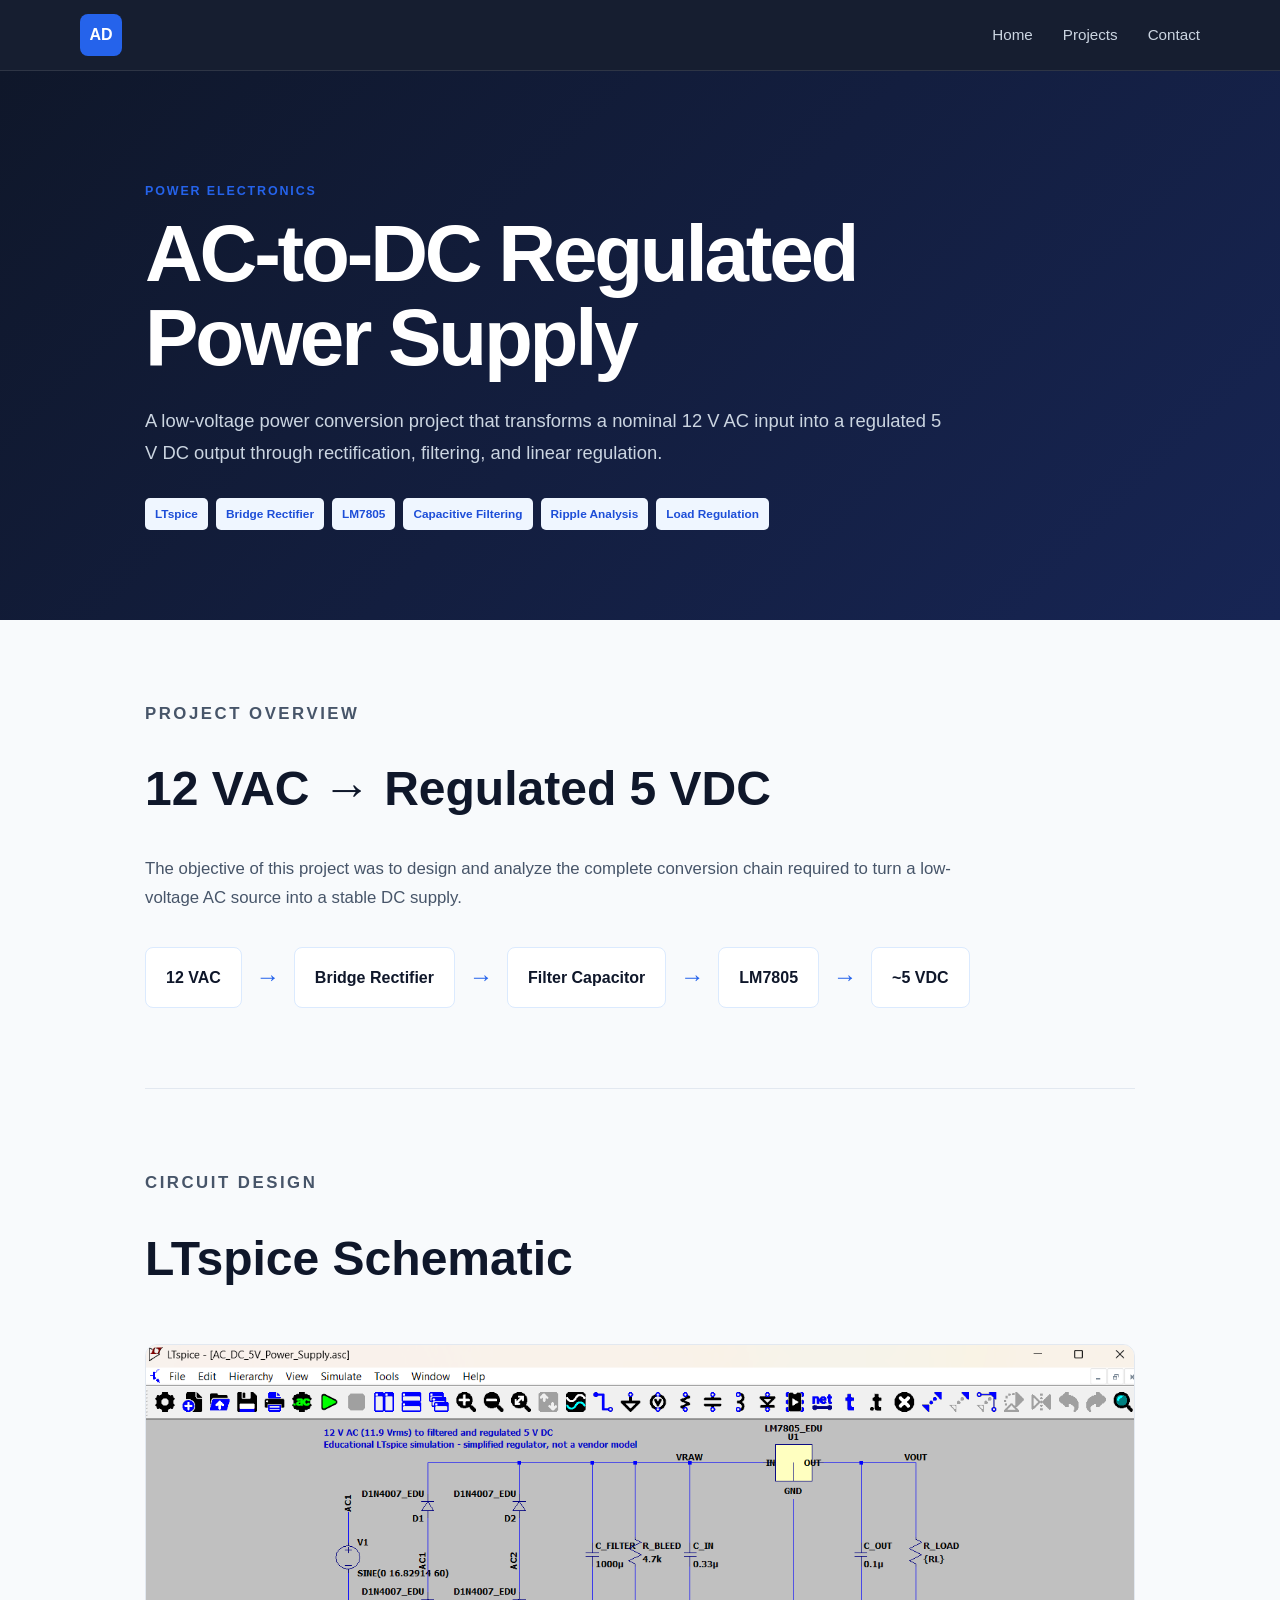
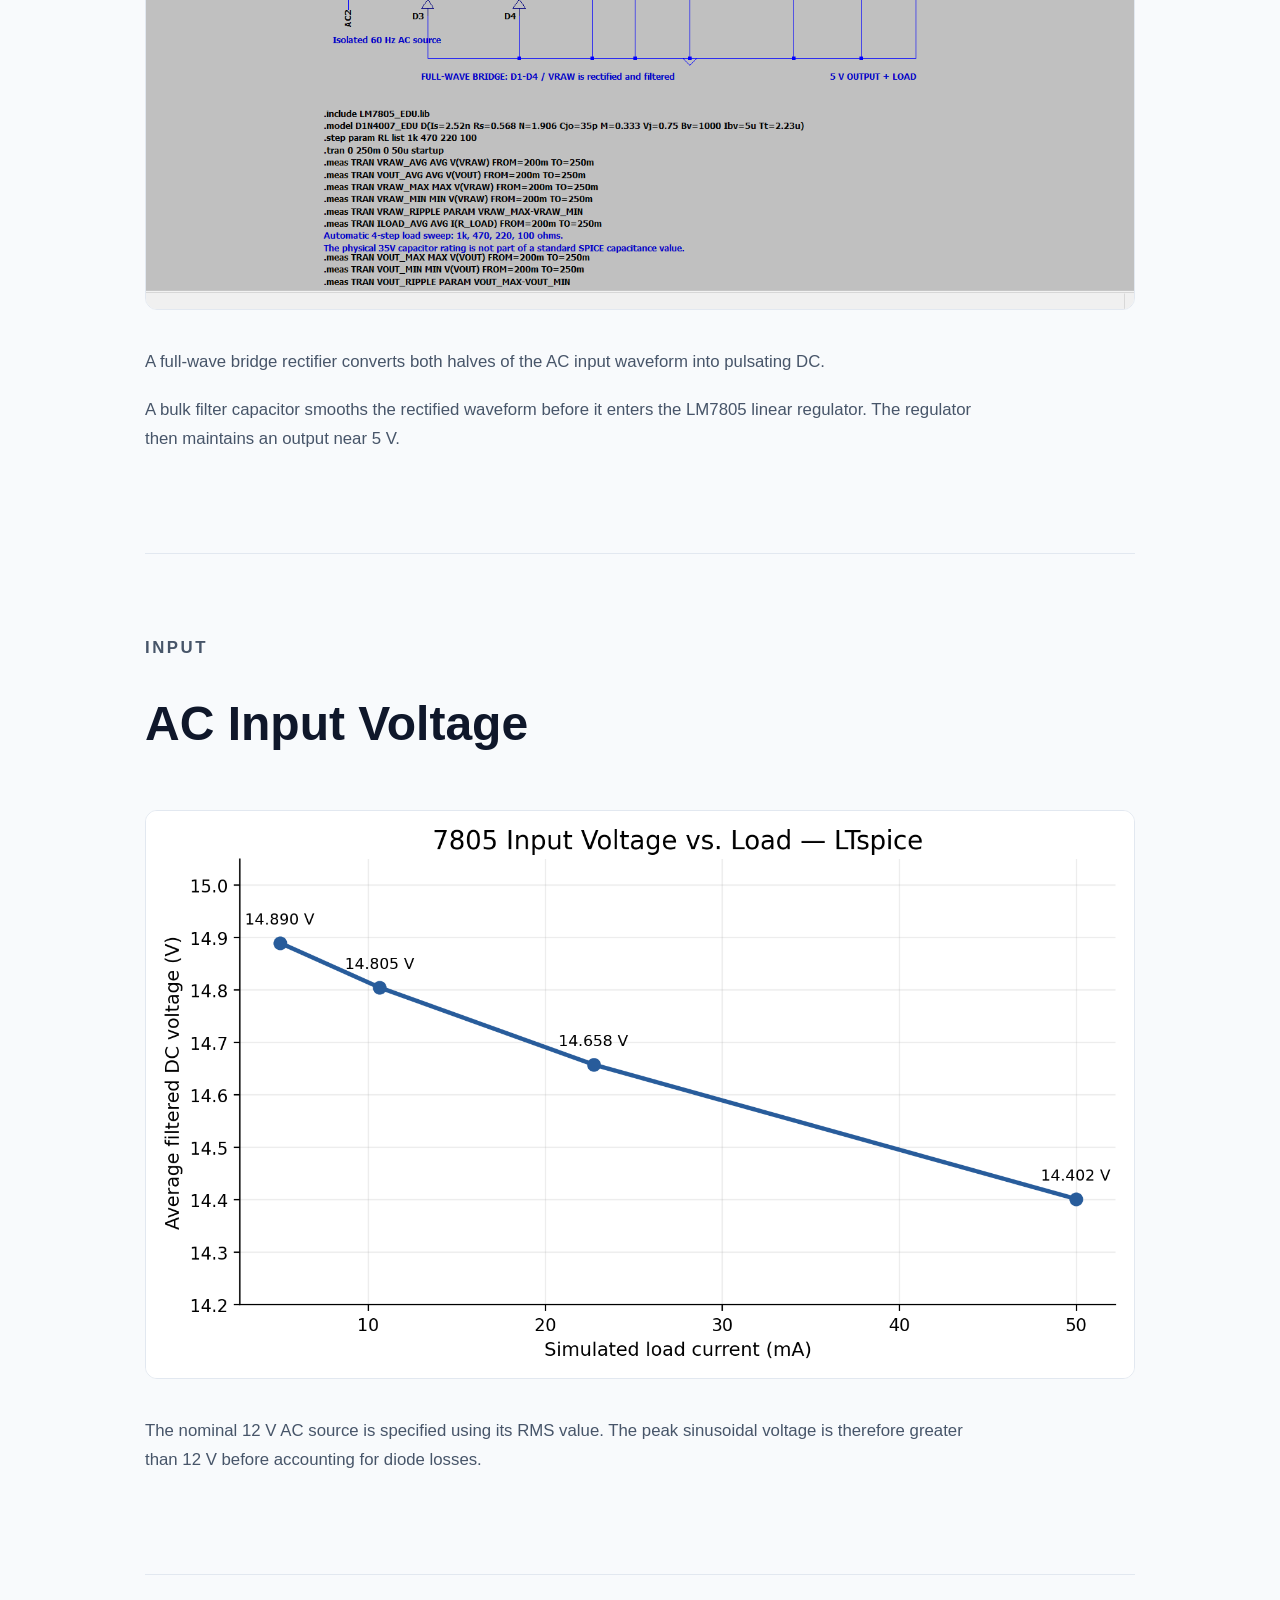
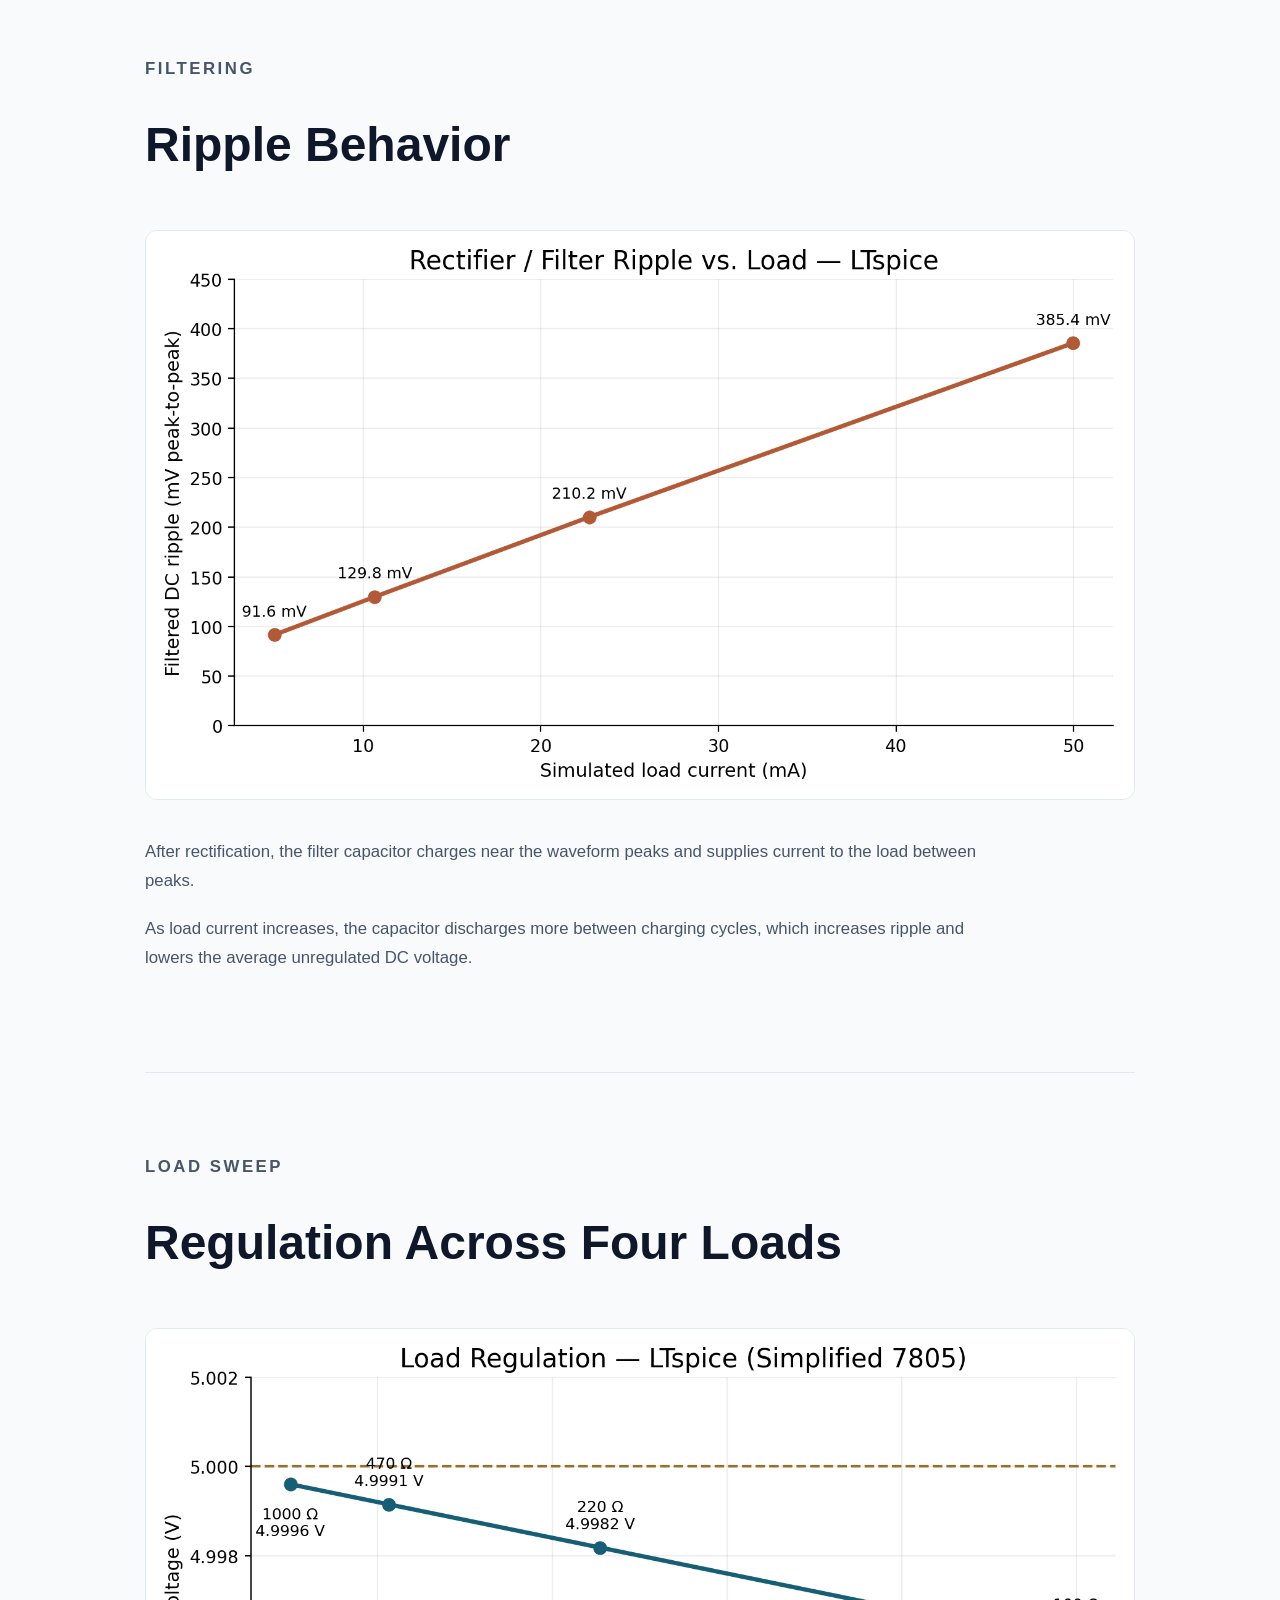
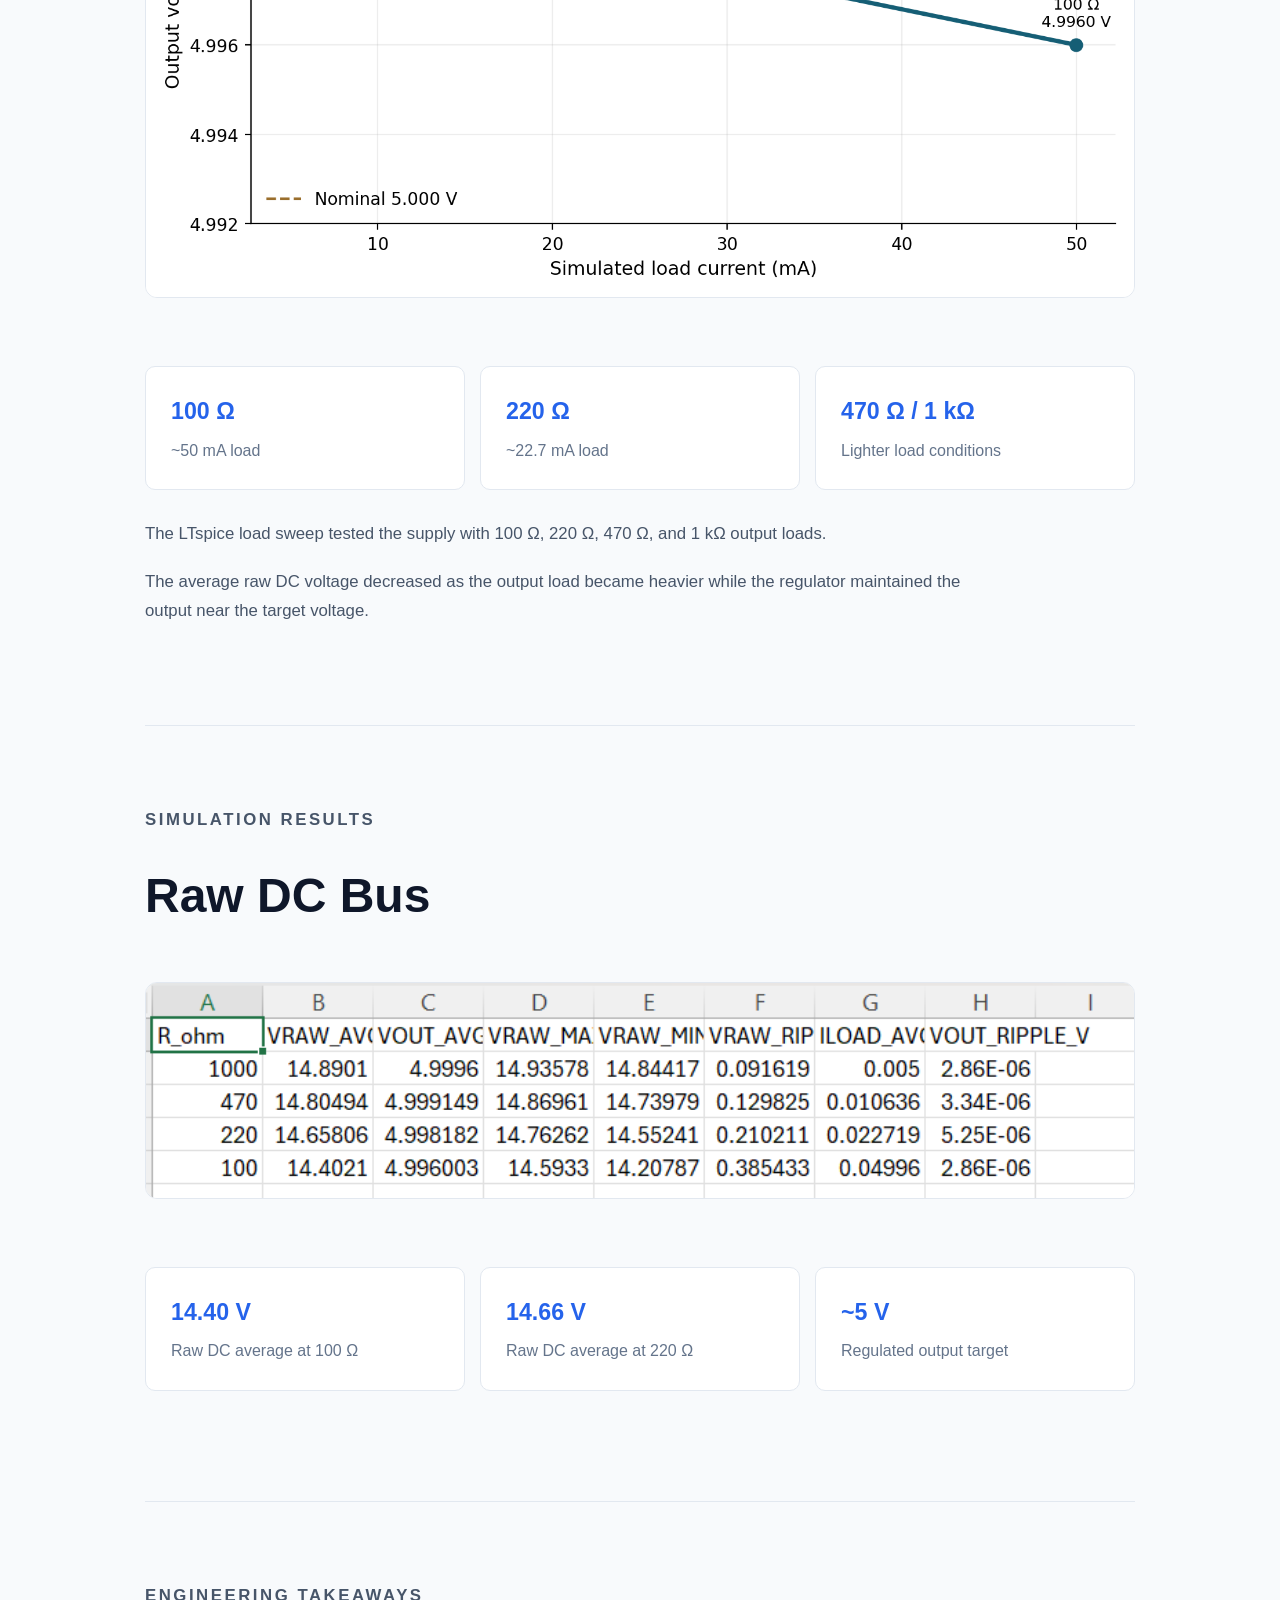
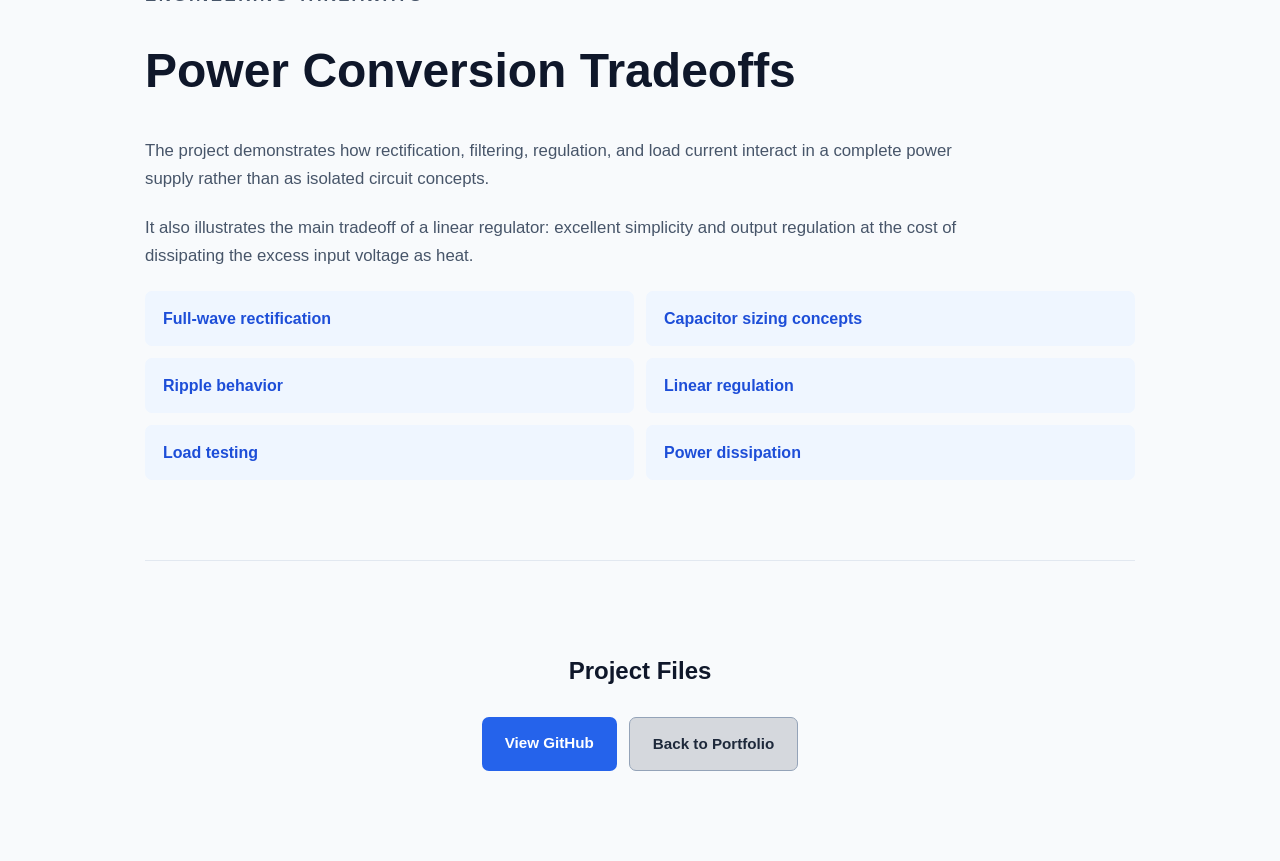
<file: projects/power-supply.html>
<!DOCTYPE html>
<html lang="en">

<head>
    <meta charset="UTF-8">

    <meta
        name="viewport"
        content="width=device-width, initial-scale=1.0"
    >

    <title>AC-to-DC Regulated Power Supply | Alan Davila</title>

    <meta
        name="description"
        content="12 VAC to regulated 5 VDC power supply using bridge rectification, capacitive filtering, LM7805 regulation, LTspice simulation, and load analysis."
    >

    <link rel="stylesheet" href="../style.css?v=13">
</head>


<body class="project-page">


    <nav class="navbar">

        <div class="nav-container">

            <a href="../index.html" class="logo">
                AD
            </a>

            <div class="nav-links">

                <a href="../index.html">
                    Home
                </a>

                <a href="../index.html#projects">
                    Projects
                </a>

                <a href="../index.html#contact">
                    Contact
                </a>

            </div>

        </div>

    </nav>


    <header class="case-study-hero">

        <div class="case-study-container">

            <p class="section-label">
                POWER ELECTRONICS
            </p>

            <h1>
                AC-to-DC Regulated Power Supply
            </h1>

            <p class="case-study-intro">
                A low-voltage power conversion project that transforms
                a nominal 12 V AC input into a regulated 5 V DC output
                through rectification, filtering, and linear regulation.
            </p>

            <div class="technology-list">

                <span>LTspice</span>
                <span>Bridge Rectifier</span>
                <span>LM7805</span>
                <span>Capacitive Filtering</span>
                <span>Ripple Analysis</span>
                <span>Load Regulation</span>

            </div>

        </div>

    </header>


    <main class="case-study-container">


        <section class="case-section">

            <p class="section-label">
                PROJECT OVERVIEW
            </p>

            <h2>
                12 VAC → Regulated 5 VDC
            </h2>

            <p>
                The objective of this project was to design and
                analyze the complete conversion chain required to
                turn a low-voltage AC source into a stable DC supply.
            </p>


            <div class="architecture-flow">

                <div>
                    12 VAC
                </div>

                <span>→</span>

                <div>
                    Bridge Rectifier
                </div>

                <span>→</span>

                <div>
                    Filter Capacitor
                </div>

                <span>→</span>

                <div>
                    LM7805
                </div>

                <span>→</span>

                <div>
                    ~5 VDC
                </div>

            </div>

        </section>


        <section class="case-section">

            <p class="section-label">
                CIRCUIT DESIGN
            </p>

            <h2>
                LTspice Schematic
            </h2>

            <img
                src="../images/power-supply/schematic.png"
                alt="LTspice schematic of AC to DC regulated power supply"
                class="case-image"
            >

            <p>
                A full-wave bridge rectifier converts both halves
                of the AC input waveform into pulsating DC.
            </p>

            <p>
                A bulk filter capacitor smooths the rectified
                waveform before it enters the LM7805 linear regulator.
                The regulator then maintains an output near 5 V.
            </p>

        </section>


        <section class="case-section">

            <p class="section-label">
                INPUT
            </p>

            <h2>
                AC Input Voltage
            </h2>

            <img
                src="../images/power-supply/input_voltage.png"
                alt="AC input voltage waveform for power supply"
                class="case-image"
            >

            <p>
                The nominal 12 V AC source is specified using its
                RMS value. The peak sinusoidal voltage is therefore
                greater than 12 V before accounting for diode losses.
            </p>

        </section>


        <section class="case-section">

            <p class="section-label">
                FILTERING
            </p>

            <h2>
                Ripple Behavior
            </h2>

            <img
                src="../images/power-supply/input_ripple.png"
                alt="Power supply ripple simulation"
                class="case-image"
            >

            <p>
                After rectification, the filter capacitor charges
                near the waveform peaks and supplies current to the
                load between peaks.
            </p>

            <p>
                As load current increases, the capacitor discharges
                more between charging cycles, which increases ripple
                and lowers the average unregulated DC voltage.
            </p>

        </section>


        <section class="case-section">

            <p class="section-label">
                LOAD SWEEP
            </p>

            <h2>
                Regulation Across Four Loads
            </h2>

            <img
                src="../images/power-supply/load_regulation.png"
                alt="Power supply load regulation simulation"
                class="case-image"
            >

            <div class="case-results">

                <div>

                    <strong>
                        100 Ω
                    </strong>

                    <span>
                        ~50 mA load
                    </span>

                </div>

                <div>

                    <strong>
                        220 Ω
                    </strong>

                    <span>
                        ~22.7 mA load
                    </span>

                </div>

                <div>

                    <strong>
                        470 Ω / 1 kΩ
                    </strong>

                    <span>
                        Lighter load conditions
                    </span>

                </div>

            </div>


            <p>
                The LTspice load sweep tested the supply with
                100 Ω, 220 Ω, 470 Ω, and 1 kΩ output loads.
            </p>

            <p>
                The average raw DC voltage decreased as the
                output load became heavier while the regulator
                maintained the output near the target voltage.
            </p>

        </section>


        <section class="case-section">

            <p class="section-label">
                SIMULATION RESULTS
            </p>

            <h2>
                Raw DC Bus
            </h2>

            <img
                src="../images/power-supply/results.png"
                alt="LTspice power supply simulation results"
                class="case-image"
            >


            <div class="case-results">

                <div>

                    <strong>
                        14.40 V
                    </strong>

                    <span>
                        Raw DC average at 100 Ω
                    </span>

                </div>

                <div>

                    <strong>
                        14.66 V
                    </strong>

                    <span>
                        Raw DC average at 220 Ω
                    </span>

                </div>

                <div>

                    <strong>
                        ~5 V
                    </strong>

                    <span>
                        Regulated output target
                    </span>

                </div>

            </div>

        </section>


        <section class="case-section">

            <p class="section-label">
                ENGINEERING TAKEAWAYS
            </p>

            <h2>
                Power Conversion Tradeoffs
            </h2>

            <p>
                The project demonstrates how rectification,
                filtering, regulation, and load current interact
                in a complete power supply rather than as isolated
                circuit concepts.
            </p>

            <p>
                It also illustrates the main tradeoff of a linear
                regulator: excellent simplicity and output regulation
                at the cost of dissipating the excess input voltage
                as heat.
            </p>


            <div class="takeaway-grid">

                <div>
                    Full-wave rectification
                </div>

                <div>
                    Capacitor sizing concepts
                </div>

                <div>
                    Ripple behavior
                </div>

                <div>
                    Linear regulation
                </div>

                <div>
                    Load testing
                </div>

                <div>
                    Power dissipation
                </div>

            </div>

        </section>


        <section class="case-study-footer">

            <h2>
                Project Files
            </h2>

            <div class="contact-buttons">

                <a
                    href="https://github.com/megablocks1377/AC-to-DC-Regulated-Power-Supply"
                    target="_blank"
                    rel="noopener noreferrer"
                    class="button primary-button"
                >
                    View GitHub
                </a>

                <a
                    href="../index.html#projects"
                    class="button secondary-button"
                >
                    Back to Portfolio
                </a>

            </div>

        </section>


    </main>

</body>

</html>
</file>
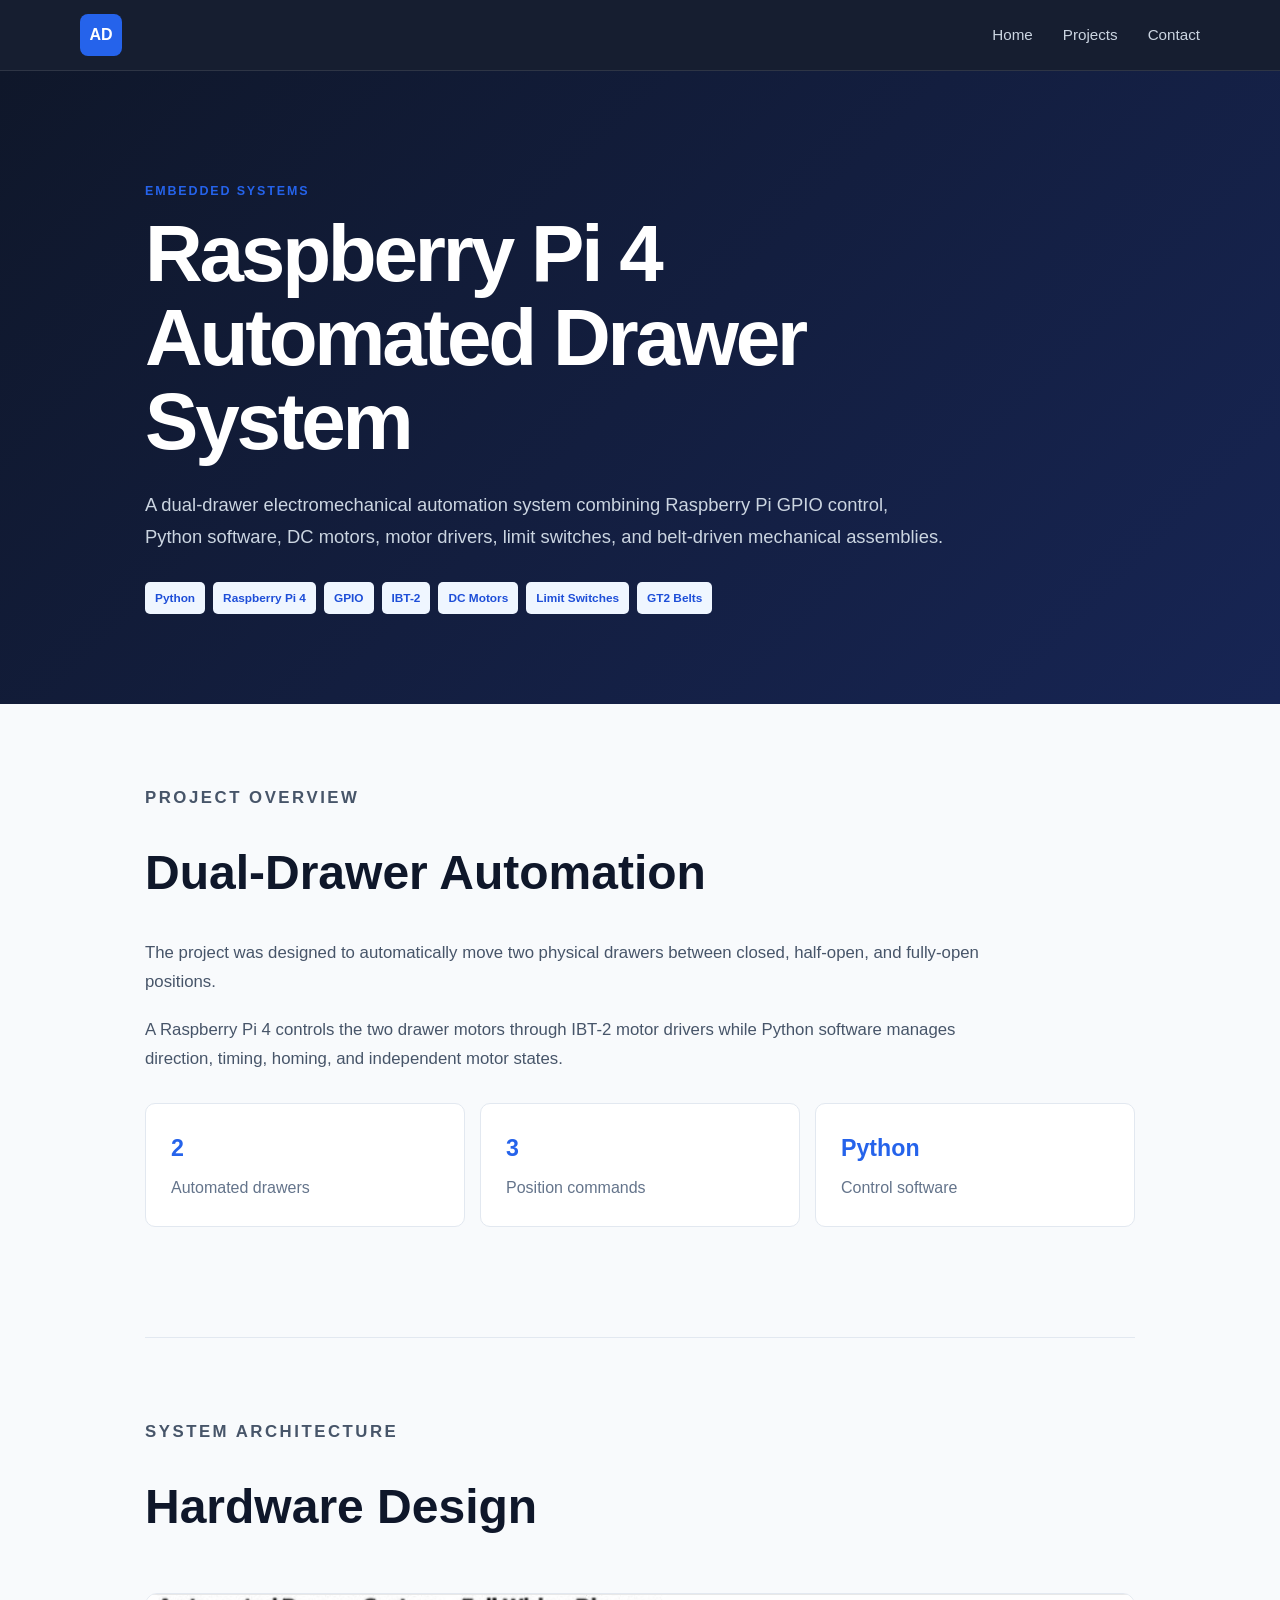
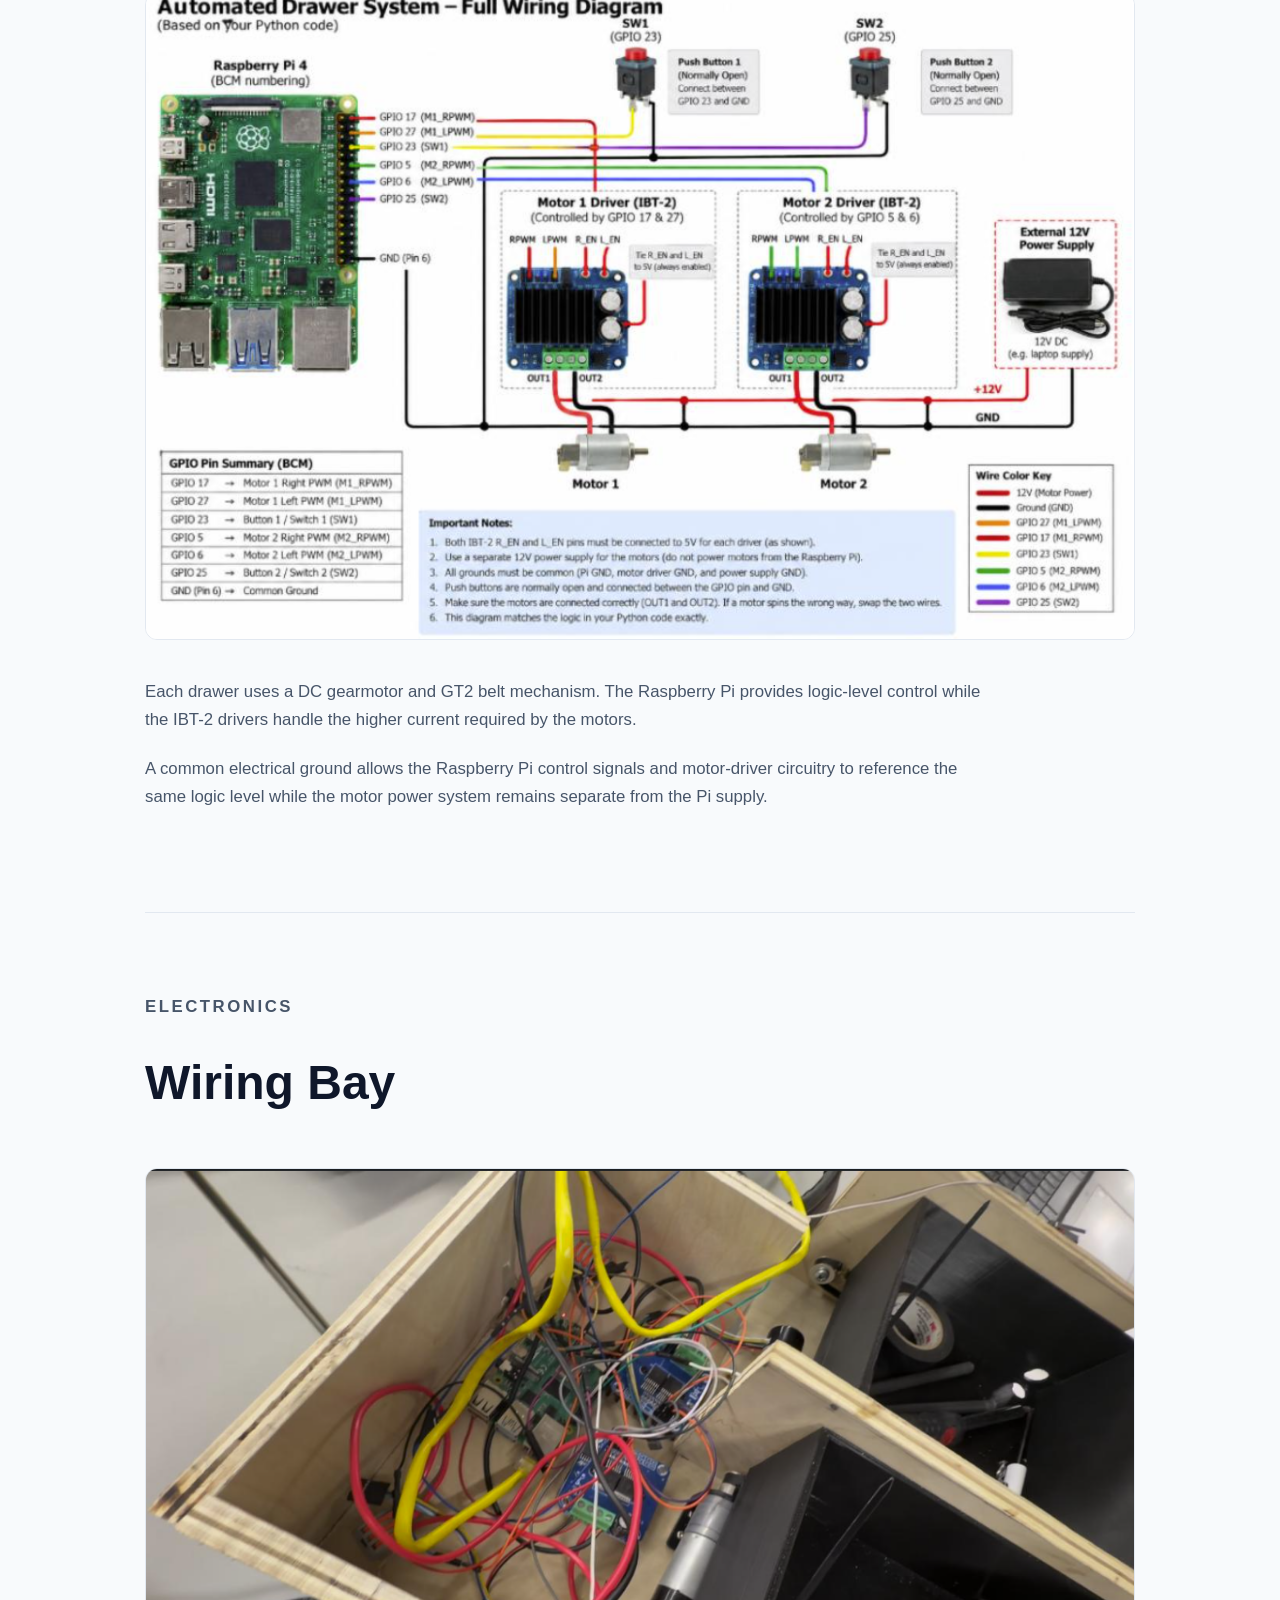
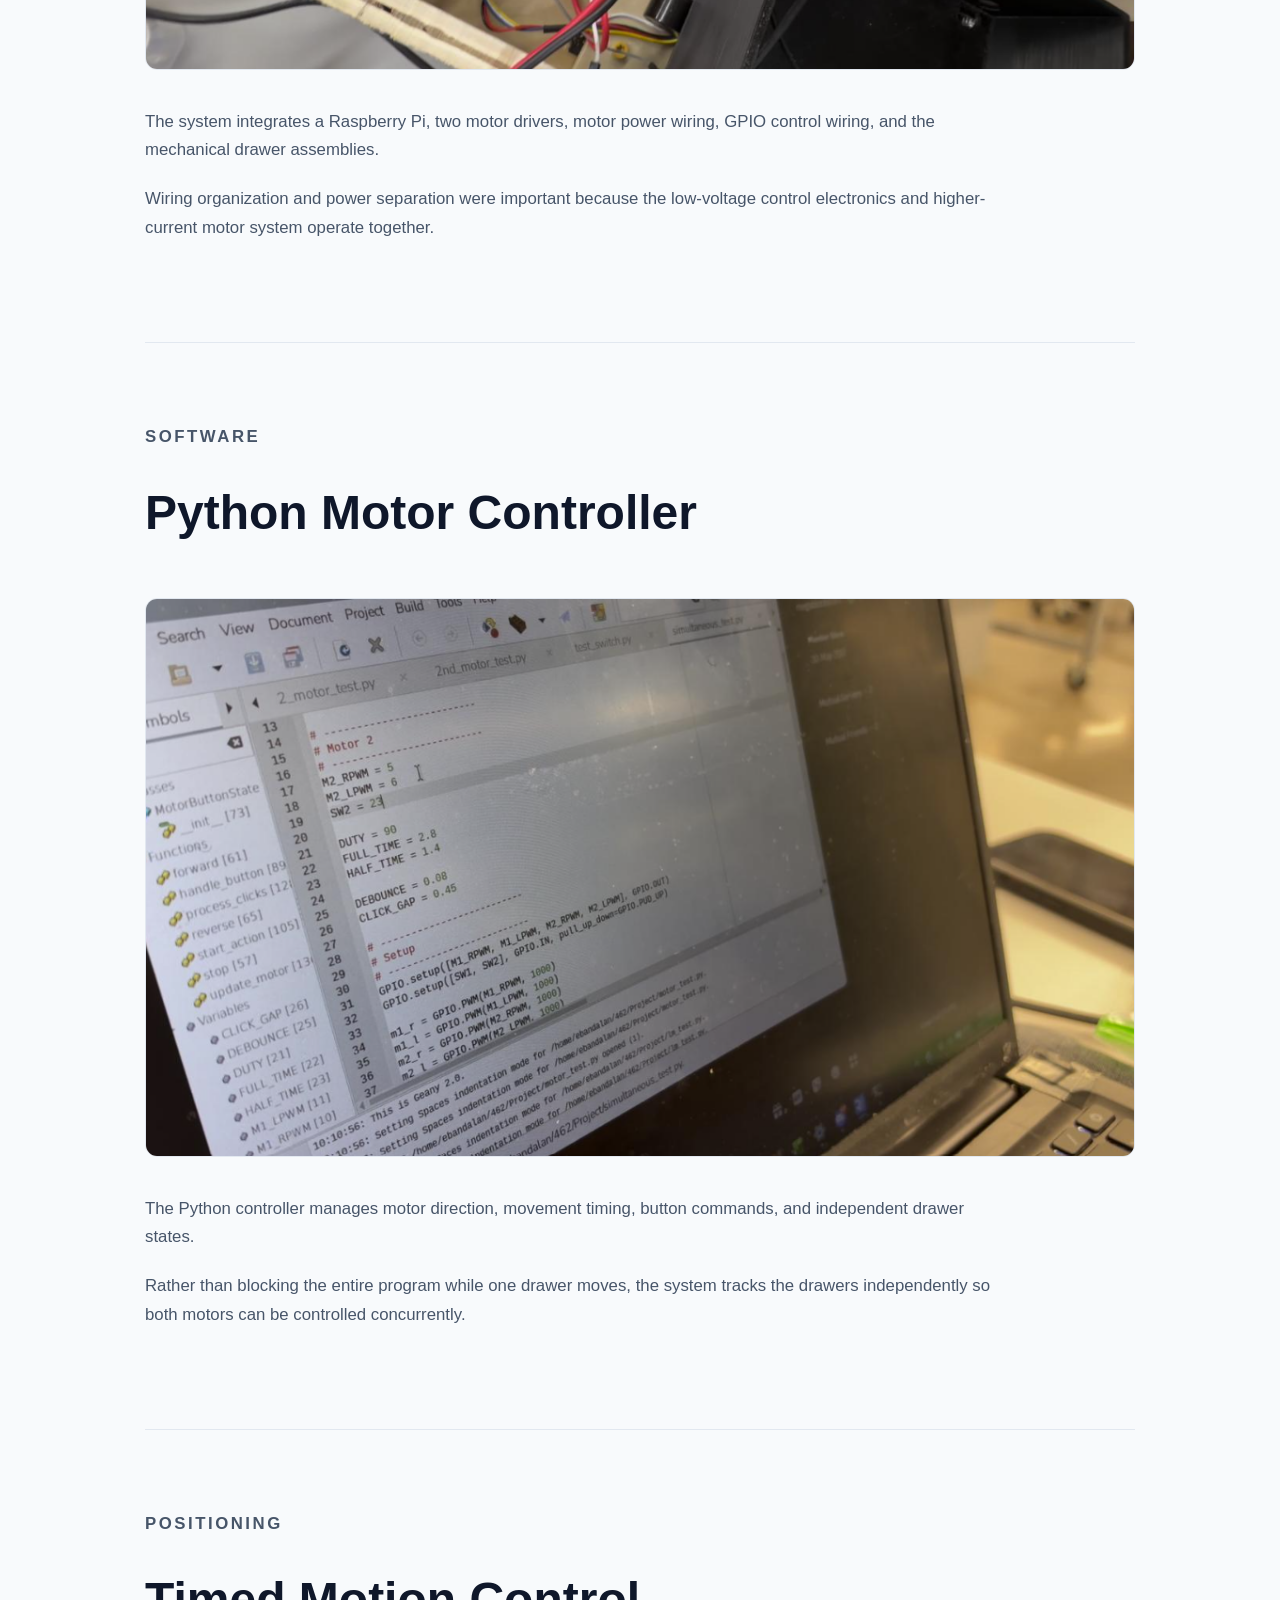
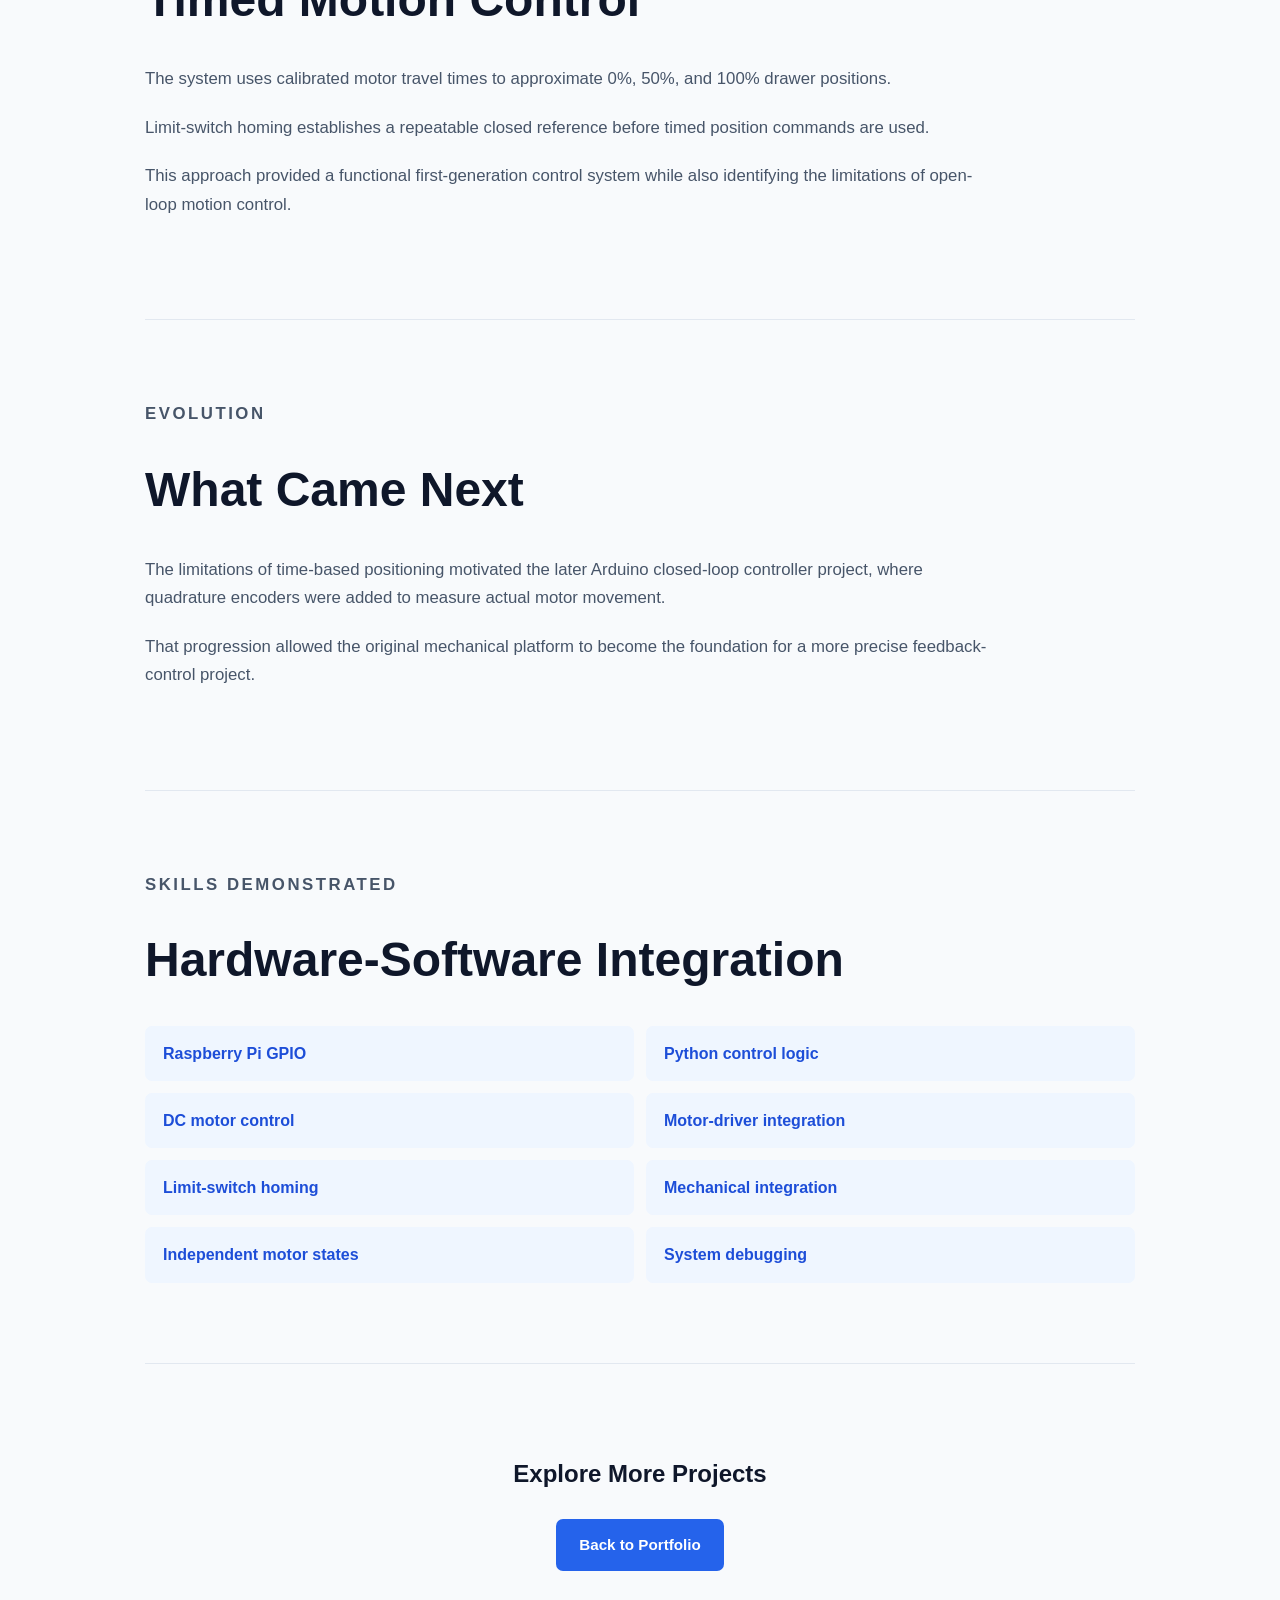
<file: projects/raspberry-pi-drawer.html>
<!DOCTYPE html>
<html lang="en">

<head>
    <meta charset="UTF-8">

    <meta
        name="viewport"
        content="width=device-width, initial-scale=1.0"
    >

    <title>Raspberry Pi Automated Drawer System | Alan Davila</title>

    <meta
        name="description"
        content="Dual-drawer Raspberry Pi automation system using Python, GPIO, IBT-2 motor drivers, DC motors, limit switches, GT2 belts, and timed positioning."
    >

    <link rel="stylesheet" href="../style.css?v=13">
</head>


<body class="project-page">


    <nav class="navbar">

        <div class="nav-container">

            <a href="../index.html" class="logo">
                AD
            </a>

            <div class="nav-links">

                <a href="../index.html">
                    Home
                </a>

                <a href="../index.html#projects">
                    Projects
                </a>

                <a href="../index.html#contact">
                    Contact
                </a>

            </div>

        </div>

    </nav>


    <header class="case-study-hero">

        <div class="case-study-container">

            <p class="section-label">
                EMBEDDED SYSTEMS
            </p>

            <h1>
                Raspberry Pi 4 Automated Drawer System
            </h1>

            <p class="case-study-intro">
                A dual-drawer electromechanical automation system
                combining Raspberry Pi GPIO control, Python software,
                DC motors, motor drivers, limit switches, and
                belt-driven mechanical assemblies.
            </p>

            <div class="technology-list">

                <span>Python</span>
                <span>Raspberry Pi 4</span>
                <span>GPIO</span>
                <span>IBT-2</span>
                <span>DC Motors</span>
                <span>Limit Switches</span>
                <span>GT2 Belts</span>

            </div>

        </div>

    </header>


    <main class="case-study-container">


        <section class="case-section">

            <p class="section-label">
                PROJECT OVERVIEW
            </p>

            <h2>
                Dual-Drawer Automation
            </h2>

            <p>
                The project was designed to automatically move two
                physical drawers between closed, half-open, and
                fully-open positions.
            </p>

            <p>
                A Raspberry Pi 4 controls the two drawer motors
                through IBT-2 motor drivers while Python software
                manages direction, timing, homing, and independent
                motor states.
            </p>


            <div class="case-results">

                <div>

                    <strong>
                        2
                    </strong>

                    <span>
                        Automated drawers
                    </span>

                </div>

                <div>

                    <strong>
                        3
                    </strong>

                    <span>
                        Position commands
                    </span>

                </div>

                <div>

                    <strong>
                        Python
                    </strong>

                    <span>
                        Control software
                    </span>

                </div>

            </div>

        </section>


        <section class="case-section">

            <p class="section-label">
                SYSTEM ARCHITECTURE
            </p>

            <h2>
                Hardware Design
            </h2>

            <img
                src="../images/raspberry-pi-drawer/diagram.png"
                alt="Raspberry Pi automated drawer system diagram"
                class="case-image"
            >

            <p>
                Each drawer uses a DC gearmotor and GT2 belt
                mechanism. The Raspberry Pi provides logic-level
                control while the IBT-2 drivers handle the higher
                current required by the motors.
            </p>

            <p>
                A common electrical ground allows the Raspberry Pi
                control signals and motor-driver circuitry to
                reference the same logic level while the motor
                power system remains separate from the Pi supply.
            </p>

        </section>


        <section class="case-section">

            <p class="section-label">
                ELECTRONICS
            </p>

            <h2>
                Wiring Bay
            </h2>

            <img
                src="../images/raspberry-pi-drawer/wiringbay.png"
                alt="Raspberry Pi automated drawer wiring and electronics"
                class="case-image"
            >

            <p>
                The system integrates a Raspberry Pi, two motor
                drivers, motor power wiring, GPIO control wiring,
                and the mechanical drawer assemblies.
            </p>

            <p>
                Wiring organization and power separation were
                important because the low-voltage control electronics
                and higher-current motor system operate together.
            </p>

        </section>


        <section class="case-section">

            <p class="section-label">
                SOFTWARE
            </p>

            <h2>
                Python Motor Controller
            </h2>

            <img
                src="../images/raspberry-pi-drawer/code.png"
                alt="Python code for Raspberry Pi automated drawer controller"
                class="case-image"
            >

            <p>
                The Python controller manages motor direction,
                movement timing, button commands, and independent
                drawer states.
            </p>

            <p>
                Rather than blocking the entire program while one
                drawer moves, the system tracks the drawers
                independently so both motors can be controlled
                concurrently.
            </p>

        </section>


        <section class="case-section">

            <p class="section-label">
                POSITIONING
            </p>

            <h2>
                Timed Motion Control
            </h2>

            <p>
                The system uses calibrated motor travel times to
                approximate 0%, 50%, and 100% drawer positions.
            </p>

            <p>
                Limit-switch homing establishes a repeatable closed
                reference before timed position commands are used.
            </p>

            <p>
                This approach provided a functional first-generation
                control system while also identifying the limitations
                of open-loop motion control.
            </p>

        </section>


        <section class="case-section">

            <p class="section-label">
                EVOLUTION
            </p>

            <h2>
                What Came Next
            </h2>

            <p>
                The limitations of time-based positioning motivated
                the later Arduino closed-loop controller project,
                where quadrature encoders were added to measure
                actual motor movement.
            </p>

            <p>
                That progression allowed the original mechanical
                platform to become the foundation for a more precise
                feedback-control project.
            </p>

        </section>


        <section class="case-section">

            <p class="section-label">
                SKILLS DEMONSTRATED
            </p>

            <h2>
                Hardware-Software Integration
            </h2>

            <div class="takeaway-grid">

                <div>
                    Raspberry Pi GPIO
                </div>

                <div>
                    Python control logic
                </div>

                <div>
                    DC motor control
                </div>

                <div>
                    Motor-driver integration
                </div>

                <div>
                    Limit-switch homing
                </div>

                <div>
                    Mechanical integration
                </div>

                <div>
                    Independent motor states
                </div>

                <div>
                    System debugging
                </div>

            </div>

        </section>


        <section class="case-study-footer">

            <h2>
                Explore More Projects
            </h2>

            <a
                href="../index.html#projects"
                class="button primary-button"
            >
                Back to Portfolio
            </a>

        </section>


    </main>

</body>

</html>
</file>
<file: style.css>
/* ========================================
   GLOBAL RESET
======================================== */

* {
    margin: 0;
    padding: 0;
    box-sizing: border-box;
}


html {
    scroll-behavior: smooth;
}


body {
    font-family:
        -apple-system,
        BlinkMacSystemFont,
        "Segoe UI",
        Roboto,
        Helvetica,
        Arial,
        sans-serif;

    background: #f8fafc;

    color: #1e293b;

    line-height: 1.7;
}


a {
    text-decoration: none;

    color: inherit;
}


/* ========================================
   NAVIGATION
======================================== */

.navbar {
    position: sticky;

    top: 0;

    z-index: 1000;

    background:
        rgba(15, 23, 42, 0.97);

    border-bottom:
        1px solid rgba(255, 255, 255, 0.1);
}


.nav-container {
    max-width: 1180px;

    margin: auto;

    min-height: 70px;

    padding:
        0 30px;

    display: flex;

    justify-content: space-between;

    align-items: center;
}


.logo {
    display: flex;

    justify-content: center;

    align-items: center;

    width: 42px;

    height: 42px;

    border-radius: 8px;

    background: #2563eb;

    color: white;

    font-size: 1rem;

    font-weight: 800;
}


.nav-links {
    display: flex;

    gap: 30px;
}


.nav-links a {
    color: #cbd5e1;

    font-size: 0.95rem;

    font-weight: 500;

    transition:
        color 0.2s ease;
}


.nav-links a:hover {
    color: white;
}


/* ========================================
   HERO
======================================== */

.hero {
    position: relative;

    background:
        linear-gradient(
            90deg,
            rgba(8, 12, 32, 0.97) 0%,
            rgba(15, 23, 58, 0.92) 48%,
            rgba(23, 37, 84, 0.76) 100%
        ),
        url("images/raspberry-pi-drawer/thumbnail.png");

    background-size: cover;

    background-position: center;

    background-repeat: no-repeat;

    color: white;
}


.hero-content {
    max-width: 1180px;

    margin: auto;

    min-height: 650px;

    padding:
        120px 30px;

    display: flex;

    flex-direction: column;

    justify-content: center;
}


.hero-label {
    color: #60a5fa;

    font-size: 0.82rem;

    font-weight: 800;

    letter-spacing: 0.17em;

    margin-bottom: 15px;
}


.hero h1 {
    font-size:
        clamp(3.7rem, 8vw, 6.7rem);

    line-height: 0.98;

    letter-spacing: -0.055em;

    margin-bottom: 28px;
}


.hero h2 {
    max-width: 900px;

    font-size:
        clamp(1.3rem, 3vw, 2rem);

    font-weight: 400;

    color: #e2e8f0;

    margin-bottom: 25px;
}


.hero-description {
    max-width: 700px;

    color: #cbd5e1;

    font-size: 1.07rem;

    margin-bottom: 16px;
}


.hero-status {
    color: #60a5fa;

    font-size: 0.9rem;

    font-weight: 700;

    margin-bottom: 35px;
}


.hero-buttons {
    display: flex;

    gap: 14px;

    flex-wrap: wrap;
}


/* ========================================
   BUTTONS
======================================== */

.button {
    display: inline-block;

    padding:
        13px 23px;

    border-radius: 7px;

    font-weight: 650;

    font-size: 0.95rem;

    transition:
        transform 0.2s ease,
        background 0.2s ease,
        border-color 0.2s ease;
}


.button:hover {
    transform:
        translateY(-2px);
}


.primary-button {
    background: #2563eb;

    color: white;
}


.primary-button:hover {
    background: #1d4ed8;
}


.secondary-button {
    border:
        1px solid #94a3b8;

    color: inherit;

    background:
        rgba(15, 23, 42, 0.15);
}


.secondary-button:hover {
    background:
        rgba(148, 163, 184, 0.13);
}


/* ========================================
   STANDARD SECTIONS
======================================== */

.section {
    padding:
        100px 30px;
}


.section-container {
    max-width: 1180px;

    margin: auto;
}


.section-label {
    color: #2563eb;

    font-size: 0.78rem;

    font-weight: 800;

    letter-spacing: 0.15em;

    margin-bottom: 10px;
}


.section-title {
    color: #0f172a;

    font-size:
        clamp(2.1rem, 5vw, 3.1rem);

    line-height: 1.15;

    letter-spacing: -0.025em;

    margin-bottom: 25px;
}


.section-description {
    max-width: 760px;

    color: #64748b;

    font-size: 1.02rem;

    margin-bottom: 50px;
}


/* ========================================
   ABOUT
======================================== */

.about-grid {
    display: grid;

    grid-template-columns:
        1.45fr 1fr;

    gap: 70px;

    align-items: start;
}


.about-text {
    font-size: 1.05rem;

    color: #475569;
}


.about-text p {
    margin-bottom: 20px;
}


.quick-info {
    background: white;

    padding: 30px;

    border-radius: 12px;

    border:
        1px solid #e2e8f0;

    box-shadow:
        0 10px 30px
        rgba(15, 23, 42, 0.035);
}


.info-item {
    padding:
        17px 0;

    border-bottom:
        1px solid #e2e8f0;

    display: flex;

    flex-direction: column;
}


.info-item:last-child {
    border-bottom: none;
}


.info-title {
    color: #64748b;

    font-size: 0.72rem;

    font-weight: 800;

    letter-spacing: 0.09em;

    text-transform: uppercase;

    margin-bottom: 3px;
}


.info-item a {
    color: #2563eb;
}


/* ========================================
   PROJECT AREA
======================================== */

.projects-section {
    background: #f1f5f9;
}


/* ========================================
   FEATURED PROJECT CARDS
======================================== */

.featured-project-grid {
    display: grid;

    grid-template-columns:
        repeat(2, minmax(0, 1fr));

    gap: 30px;
}


.visual-project-card {
    overflow: hidden;

    background: white;

    border:
        1px solid #e2e8f0;

    border-radius: 15px;

    transition:
        transform 0.25s ease,
        box-shadow 0.25s ease,
        border-color 0.25s ease;
}


.visual-project-card:hover {
    transform:
        translateY(-6px);

    border-color:
        #bfdbfe;

    box-shadow:
        0 22px 45px
        rgba(15, 23, 42, 0.10);
}


.project-image {
    position: relative;

    display: block;

    height: 280px;

    overflow: hidden;

    background-size: cover;

    background-position: center;

    background-repeat: no-repeat;

    background-color: #0f172a;
}


.project-image::after {
    content: "";

    position: absolute;

    inset: 0;

    background:
        linear-gradient(
            180deg,
            rgba(15, 23, 42, 0.02),
            rgba(15, 23, 42, 0.56)
        );
}


.plc-image {
    background-image:
        url("images/plc-conveyor/ladderlogic.png");

    background-position:
        center;
}


.arduino-image {
    background-image:
        url("images/arduino-drawer/thumbnail.png");
}


.power-image {
    background-image:
        url("images/power-supply/thumbnail.png");

    background-position:
        center;
}


.raspberry-image {
    background-image:
        url("images/raspberry-pi-drawer/thumbnail.png");
}


.project-image-label {
    position: absolute;

    z-index: 2;

    left: 22px;

    bottom: 18px;

    padding:
        6px 10px;

    border-radius: 5px;

    background:
        rgba(15, 23, 42, 0.88);

    color: white;

    font-size: 0.7rem;

    font-weight: 800;

    letter-spacing: 0.09em;
}


.visual-project-content {
    padding: 30px;
}


.project-topline {
    display: flex;

    justify-content: space-between;

    align-items: center;

    gap: 15px;

    margin-bottom: 12px;

    color: #94a3b8;

    font-size: 0.69rem;

    font-weight: 800;

    letter-spacing: 0.08em;
}


.complete-dot {
    color: #059669;
}


.visual-project-card h3 {
    color: #0f172a;

    font-size: 1.55rem;

    line-height: 1.3;

    margin-bottom: 8px;
}


.project-outcome {
    color: #2563eb !important;

    font-size: 0.83rem;

    font-weight: 700;

    margin-bottom: 17px !important;
}


.visual-project-card p {
    color: #64748b;

    margin-bottom: 18px;
}


/* ========================================
   RESULT STRIPS
======================================== */

.result-strip {
    display: grid;

    grid-template-columns:
        repeat(3, minmax(0, 1fr));

    gap: 8px;

    margin:
        24px 0;
}


.result-strip div {
    padding:
        13px 8px;

    border-radius: 7px;

    background: #f8fafc;

    text-align: center;
}


.result-strip strong {
    display: block;

    color: #0f172a;

    font-size: 0.98rem;

    font-weight: 750;
}


.result-strip span {
    display: block;

    color: #64748b;

    font-size: 0.66rem;

    margin-top: 3px;
}


/* ========================================
   TECHNOLOGY TAGS
======================================== */

.technology-list {
    display: flex;

    flex-wrap: wrap;

    gap: 8px;

    margin-top: 20px;
}


.technology-list span,
.resume-tags span {
    background: #eff6ff;

    color: #1d4ed8;

    padding:
        6px 10px;

    border-radius: 5px;

    font-size: 0.74rem;

    font-weight: 650;
}


/* ========================================
   PROJECT LINKS
======================================== */

.project-action-row {
    display: flex;

    align-items: center;

    gap: 20px;

    flex-wrap: wrap;

    margin-top: 27px;
}


.project-main-link {
    color: #2563eb;

    font-weight: 750;
}


.project-secondary-link {
    color: #64748b;

    font-weight: 650;

    font-size: 0.9rem;
}


.project-main-link:hover,
.project-secondary-link:hover {
    text-decoration: underline;
}


/* ========================================
   SOFTWARE PROJECTS
======================================== */

.additional-projects {
    margin-top: 105px;
}


.secondary-project-title {
    color: #0f172a;

    font-size:
        clamp(1.8rem, 4vw, 2.4rem);

    letter-spacing: -0.02em;

    margin-bottom: 30px;
}


.software-project-grid {
    display: grid;

    grid-template-columns:
        repeat(3, minmax(0, 1fr));

    gap: 22px;
}


.software-project-card {
    overflow: hidden;

    background: white;

    border:
        1px solid #e2e8f0;

    border-radius: 12px;

    transition:
        transform 0.25s ease,
        box-shadow 0.25s ease;
}


.software-project-card:hover {
    transform:
        translateY(-4px);

    box-shadow:
        0 16px 30px
        rgba(15, 23, 42, 0.08);
}


.software-image {
    display: block;

    height: 185px;

    background-size: cover;

    background-position: center;

    background-repeat: no-repeat;

    background-color: #e2e8f0;
}


.shortcut-image {
    background-image:
        url("images/shortcut-manager/thumbnail.png");
}


.kiosk-image {
    background-image:
        url("images/kiosk/thumbnail.png");
}


.bookstore-image {
    background-image:
        url("images/bookstore/thumbnail.png");
}


.software-project-content {
    padding: 25px;
}


.small-project-category {
    color: #2563eb;

    font-size: 0.68rem;

    font-weight: 800;

    letter-spacing: 0.08em;
}


.software-project-card h3 {
    color: #0f172a;

    font-size: 1.3rem;

    margin:
        10px 0 12px;
}


.software-project-card p {
    color: #64748b;

    font-size: 0.94rem;
}


/* ========================================
   SKILLS
======================================== */

.skills-grid {
    display: grid;

    grid-template-columns:
        repeat(2, minmax(0, 1fr));

    gap: 20px;
}


.skill-card {
    padding: 28px;

    border-left:
        4px solid #2563eb;

    background: white;

    border-radius:
        0 8px 8px 0;

    box-shadow:
        0 5px 20px
        rgba(15, 23, 42, 0.04);
}


.skill-card h3 {
    color: #0f172a;

    margin-bottom: 10px;
}


.skill-card p {
    color: #64748b;
}


/* ========================================
   RESUMES
======================================== */

.resume-section {
    background: white;
}


.resume-grid {
    display: grid;

    grid-template-columns:
        repeat(3, minmax(0, 1fr));

    gap: 22px;
}


.resume-card {
    position: relative;

    padding: 32px;

    background: #f8fafc;

    border:
        1px solid #e2e8f0;

    border-radius: 12px;

    min-width: 0;

    transition:
        transform 0.25s ease,
        box-shadow 0.25s ease,
        border-color 0.25s ease;
}


.resume-card:hover {
    transform:
        translateY(-5px);

    border-color:
        #bfdbfe;

    box-shadow:
        0 18px 35px
        rgba(15, 23, 42, 0.08);
}


.resume-number {
    position: absolute;

    top: 25px;

    right: 28px;

    color: #cbd5e1;

    font-size: 1.8rem;

    font-weight: 700;
}


.resume-category {
    color: #2563eb;

    font-size: 0.72rem;

    font-weight: 800;

    letter-spacing: 0.1em;

    margin-bottom: 12px;
}


.resume-card h3 {
    max-width: 80%;

    color: #0f172a;

    font-size: 1.35rem;

    line-height: 1.3;

    margin-bottom: 17px;
}


.resume-card
> p:not(.resume-category) {
    color: #64748b;

    margin-bottom: 22px;
}


.resume-tags {
    display: flex;

    flex-wrap: wrap;

    gap: 7px;

    margin-bottom: 28px;
}


.resume-button {
    display: inline-block;

    color: #2563eb;

    font-weight: 650;

    padding-bottom: 3px;

    border-bottom:
        1px solid transparent;

    transition:
        border-color 0.2s ease;
}


.resume-button:hover {
    border-color:
        #2563eb;
}


/* ========================================
   CURRENT WORK
======================================== */

.future-section {
    background: #0f172a;
}


.future-section
.section-title {
    color: white;
}


.future-grid {
    display: grid;

    grid-template-columns:
        repeat(2, minmax(0, 1fr));

    gap: 20px;
}


.future-card {
    border:
        1px solid #334155;

    border-radius: 10px;

    padding: 28px;

    color: white;
}


.future-card > span {
    color: #60a5fa;

    font-size: 0.75rem;

    font-weight: 800;

    text-transform: uppercase;

    letter-spacing: 0.08em;
}


.future-card h3 {
    margin:
        15px 0;

    line-height: 1.3;
}


.future-card p {
    color: #94a3b8;
}


.status {
    display: inline-block;

    margin-top: 20px;

    padding:
        5px 9px;

    border:
        1px solid #475569;

    border-radius: 5px;

    color: #94a3b8;

    font-size: 0.7rem;

    font-weight: 800;

    letter-spacing: 0.07em;
}


/* ========================================
   CONTACT
======================================== */

.contact-section {
    background: white;

    padding:
        110px 30px;
}


.contact-container {
    max-width: 800px;

    margin: auto;

    text-align: center;
}


.contact-container h2 {
    color: #0f172a;

    font-size:
        clamp(2.5rem, 6vw, 4rem);

    letter-spacing: -0.03em;

    margin-bottom: 20px;
}


.contact-container
> p:not(.section-label) {
    color: #64748b;

    margin-bottom: 35px;
}


.contact-buttons {
    display: flex;

    justify-content: center;

    gap: 12px;

    flex-wrap: wrap;
}


.contact-section
.secondary-button {
    color: #1e293b;
}


/* ========================================
   FOOTER
======================================== */

footer {
    background: #020617;

    color: #64748b;

    padding:
        35px 30px;

    display: flex;

    justify-content: space-between;

    gap: 15px;

    font-size: 0.85rem;
}


/* ========================================
   PROJECT DETAIL PAGE SUPPORT
======================================== */

.project-page {
    background: #f8fafc;
}


.case-study-container {
    max-width: 1050px;

    margin: auto;

    padding:
        0 30px;
}


.case-study-hero {
    padding:
        110px 0 90px;

    background:
        linear-gradient(
            135deg,
            #0f172a,
            #172554
        );

    color: white;
}


.case-study-hero h1 {
    max-width: 900px;

    font-size:
        clamp(2.8rem, 7vw, 5rem);

    line-height: 1.05;

    letter-spacing: -0.04em;

    margin-bottom: 25px;
}


.case-study-intro {
    max-width: 800px;

    color: #cbd5e1;

    font-size: 1.15rem;

    margin-bottom: 30px;
}


.case-section {
    padding:
        80px 0;

    border-bottom:
        1px solid #e2e8f0;
}


.case-section h2 {
    color: #0f172a;

    font-size:
        clamp(2rem, 5vw, 3rem);

    margin-bottom: 25px;
}


.case-section > p {
    max-width: 850px;

    color: #475569;

    font-size: 1.05rem;

    margin-bottom: 20px;
}


.case-image {
    width: 100%;

    max-height: 720px;

    object-fit: contain;

    background: white;

    border:
        1px solid #e2e8f0;

    border-radius: 12px;

    margin:
        20px 0 30px;
}


.architecture-flow {
    display: flex;

    flex-wrap: wrap;

    gap: 14px;

    align-items: center;

    margin-top: 35px;
}


.architecture-flow div {
    padding:
        16px 20px;

    background: white;

    border:
        1px solid #dbeafe;

    border-radius: 8px;

    color: #0f172a;

    font-weight: 650;
}


.architecture-flow span {
    color: #2563eb;

    font-size: 1.5rem;
}


.case-results {
    display: grid;

    grid-template-columns:
        repeat(3, 1fr);

    gap: 15px;

    margin:
        30px 0;
}


.case-results div {
    padding: 25px;

    background: white;

    border:
        1px solid #e2e8f0;

    border-radius: 10px;
}


.case-results strong {
    display: block;

    color: #2563eb;

    font-size: 1.45rem;

    margin-bottom: 5px;
}


.case-results span {
    color: #64748b;
}


.mode-grid {
    display: grid;

    grid-template-columns:
        repeat(2, 1fr);

    gap: 20px;
}


.mode-card {
    padding: 30px;

    background: white;

    border:
        1px solid #e2e8f0;

    border-radius: 10px;
}


.mode-card h3 {
    color: #0f172a;

    margin-bottom: 10px;
}


.mode-card p {
    color: #64748b;
}


.takeaway-grid {
    display: grid;

    grid-template-columns:
        repeat(2, 1fr);

    gap: 12px;
}


.takeaway-grid div {
    padding:
        14px 18px;

    background: #eff6ff;

    border-radius: 7px;

    color: #1d4ed8;

    font-weight: 650;
}


.case-study-footer {
    padding:
        90px 0;

    text-align: center;
}


.case-study-footer h2 {
    color: #0f172a;

    margin-bottom: 25px;
}


/* ========================================
   TABLET
======================================== */

@media (max-width: 900px) {

    .about-grid {
        grid-template-columns:
            1fr;

        gap: 35px;
    }


    .featured-project-grid {
        grid-template-columns:
            1fr;
    }


    .software-project-grid {
        grid-template-columns:
            1fr;
    }


    .resume-grid {
        grid-template-columns:
            1fr;
    }


    .future-grid {
        grid-template-columns:
            1fr;
    }

}


/* ========================================
   MOBILE
======================================== */

@media (max-width: 700px) {

    .nav-container {
        padding:
            0 20px;
    }


    .nav-links {
        gap: 13px;
    }


    .nav-links a {
        font-size: 0.78rem;
    }


    .hero-content {
        min-height: 560px;

        padding:
            90px 20px;
    }


    .section {
        padding:
            75px 20px;
    }


    .project-image {
        height: 230px;
    }


    .skills-grid {
        grid-template-columns:
            1fr;
    }


    .result-strip {
        grid-template-columns:
            1fr;
    }


    .case-results,
    .mode-grid,
    .takeaway-grid {
        grid-template-columns:
            1fr;
    }


    .case-study-container {
        padding:
            0 20px;
    }


    footer {
        flex-direction: column;

        text-align: center;
    }

}


/* ========================================
   SMALL PHONE
======================================== */

@media (max-width: 520px) {

    .nav-links {
        gap: 10px;
    }


    .nav-links a {
        font-size: 0.71rem;
    }


    .logo {
        width: 38px;

        height: 38px;
    }


    .hero h1 {
        font-size: 3.4rem;
    }


    .hero-buttons {
        flex-direction: column;

        align-items: flex-start;
    }


    .button {
        width: 100%;

        text-align: center;
    }


    .visual-project-content {
        padding: 24px;
    }


    .software-project-content {
        padding: 22px;
    }

}
</file>
